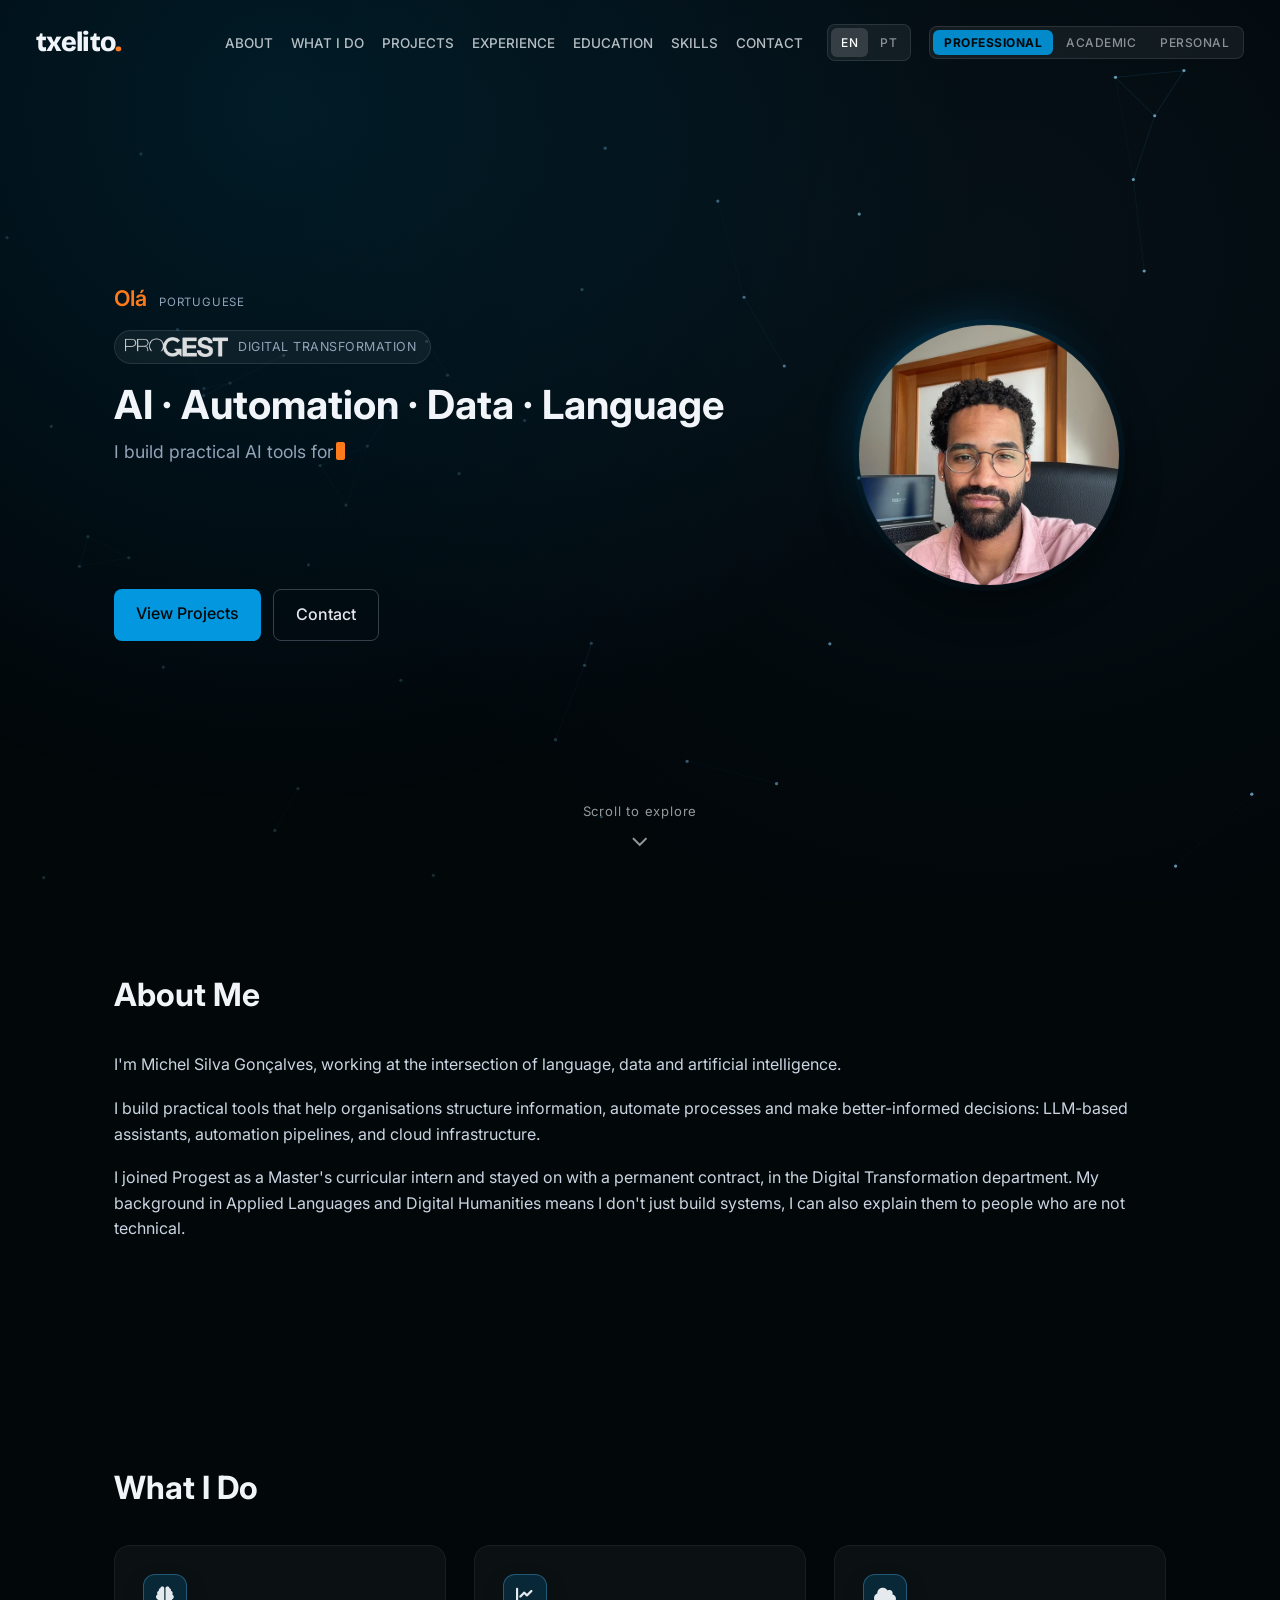
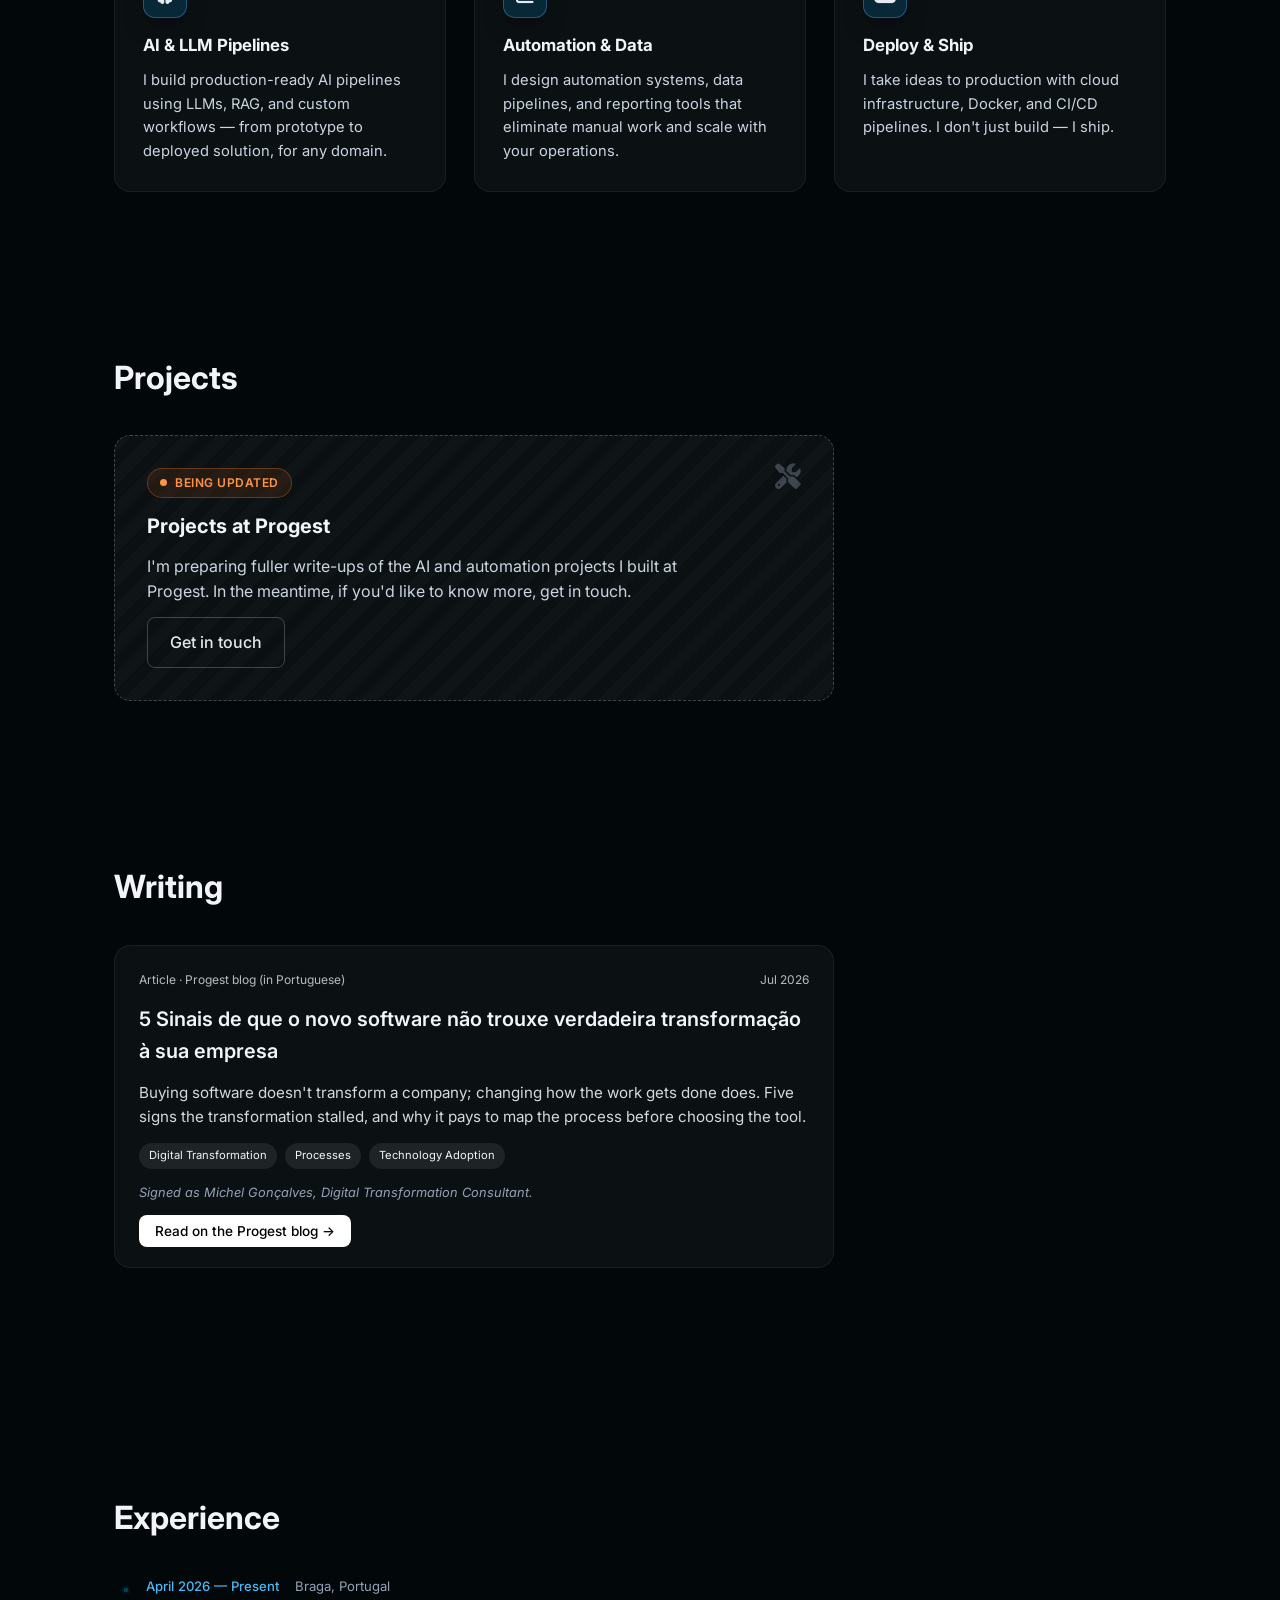
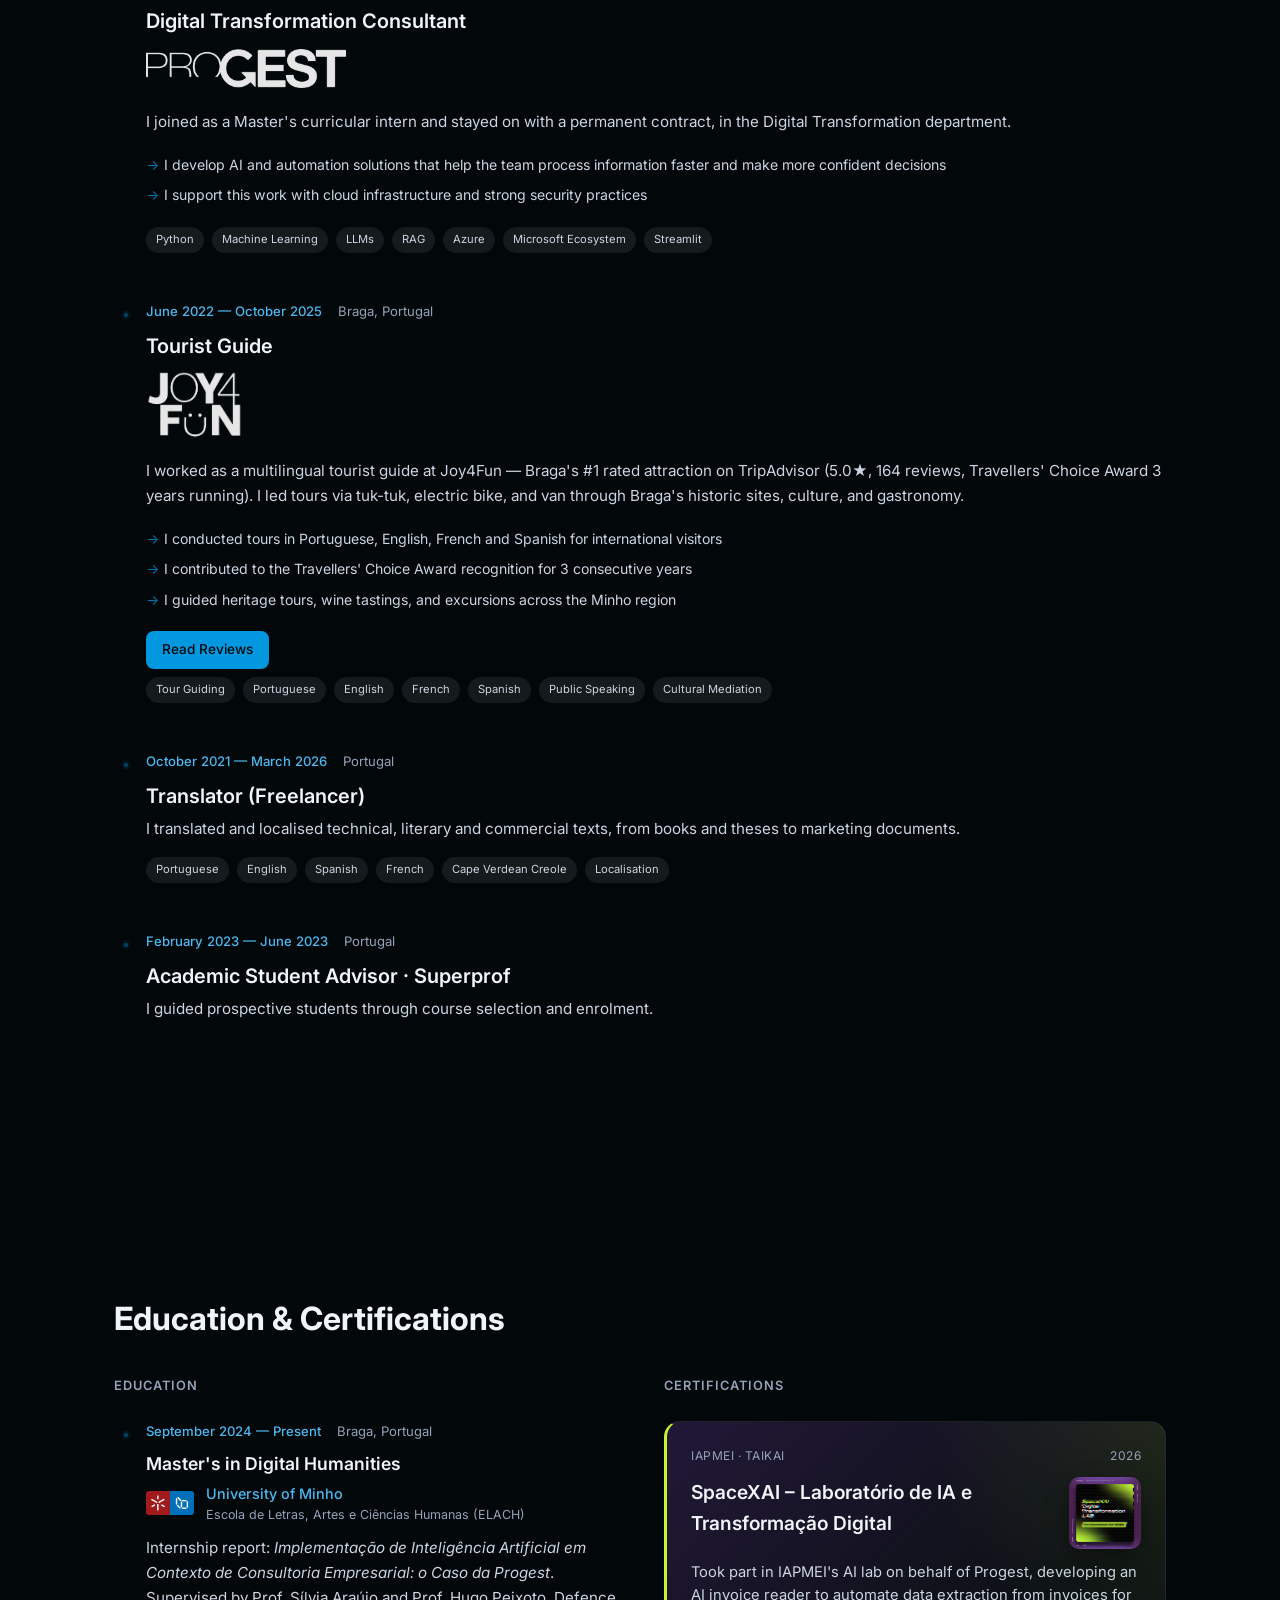
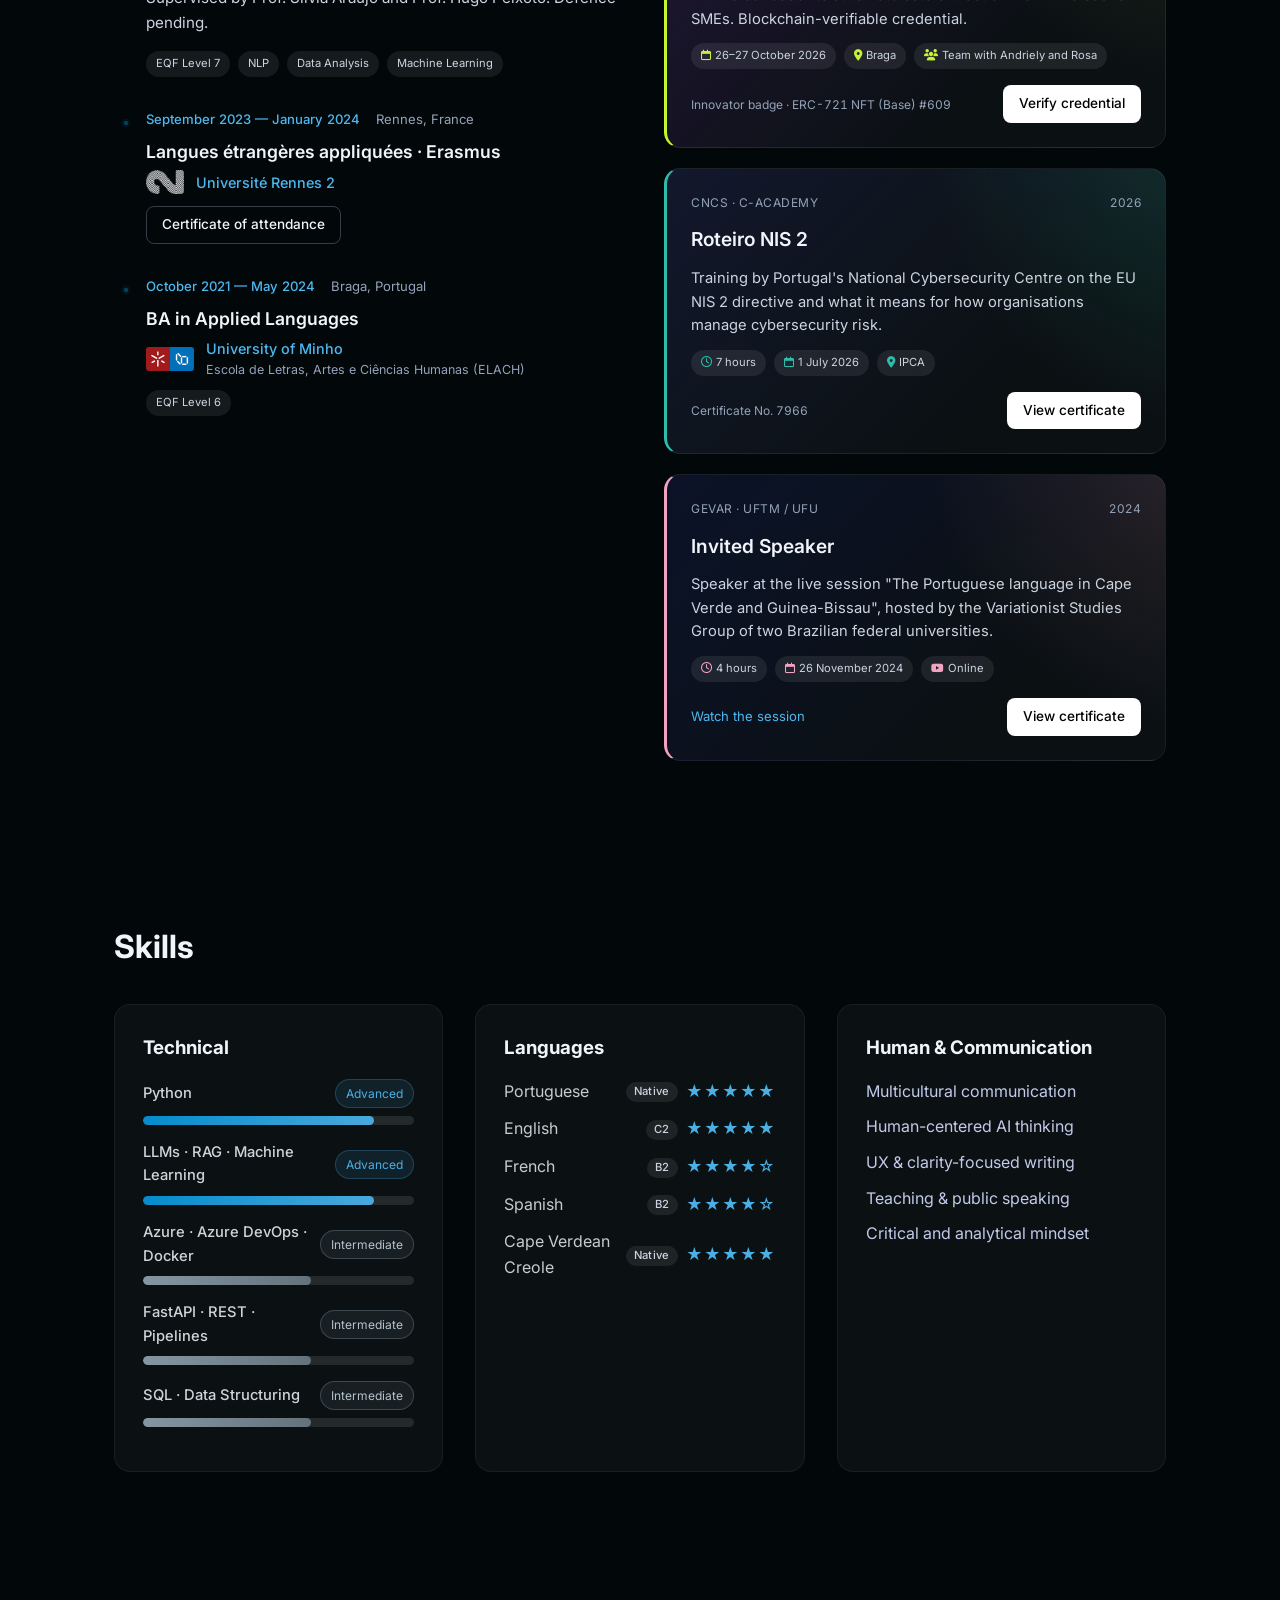
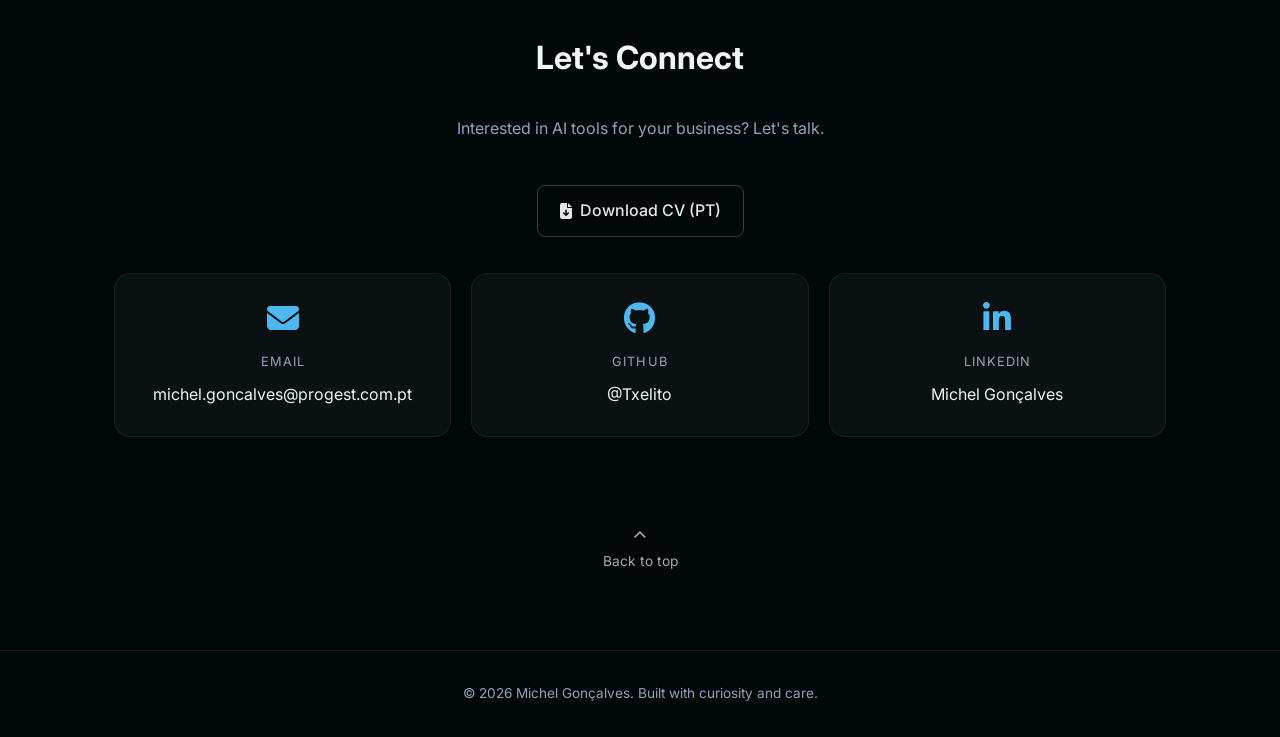
<file: index.html>
<!DOCTYPE html>
<html lang="en">
<head>
  <meta charset="UTF-8" />
  <meta name="viewport" content="width=device-width, initial-scale=1.0" />
  <title>Michel Gonçalves | Portfolio</title>

  <meta name="description" content="Michel Gonçalves, Digital Transformation Consultant at Progest. I build practical AI, automation and data tools, with a background in Applied Languages and Digital Humanities." />
  <meta name="author" content="Michel Gonçalves" />
  <meta name="theme-color" content="#02070a" />
  <link rel="canonical" href="https://txelito.github.io/" />
  <link rel="alternate" hreflang="en" href="https://txelito.github.io/" />
  <link rel="alternate" hreflang="pt-PT" href="https://txelito.github.io/pt.html" />
  <link rel="alternate" hreflang="x-default" href="https://txelito.github.io/" />

  <!-- Link previews (LinkedIn, WhatsApp, X) -->
  <meta property="og:type" content="website" />
  <meta property="og:site_name" content="Michel Gonçalves" />
  <meta property="og:title" content="Michel Gonçalves | AI, Automation, Data and Language" />
  <meta property="og:description" content="Michel Gonçalves, Digital Transformation Consultant at Progest. I build practical AI, automation and data tools, with a background in Applied Languages and Digital Humanities." />
  <meta property="og:url" content="https://txelito.github.io/" />
  <meta property="og:image" content="https://txelito.github.io/assets/og.png" />
  <meta property="og:image:width" content="1200" />
  <meta property="og:image:height" content="630" />
  <meta property="og:locale" content="en_GB" />
  <meta property="og:locale:alternate" content="pt_PT" />
  <meta name="twitter:card" content="summary_large_image" />

  <!-- Icons -->
  <link rel="icon" type="image/png" sizes="32x32" href="assets/favicon-32.png" />
  <link rel="apple-touch-icon" href="assets/apple-touch-icon.png" />

  <!-- Fonts -->
  <link rel="preconnect" href="https://fonts.googleapis.com">
  <link rel="preconnect" href="https://fonts.gstatic.com" crossorigin>
  <link href="https://fonts.googleapis.com/css2?family=Inter:wght@400;500;600;700&family=Source+Serif+4:ital,opsz,wght@0,8..60,400;0,8..60,600;0,8..60,700;1,8..60,400;1,8..60,600&display=swap" rel="stylesheet">

  <link href="https://fonts.googleapis.com/css2?family=Bricolage+Grotesque:opsz,wght@12..96,800&text=txelio.&display=swap" rel="stylesheet">

  <link rel="stylesheet" href="styles.css" />
  <link rel="stylesheet" href="https://cdnjs.cloudflare.com/ajax/libs/font-awesome/6.5.0/css/all.min.css"/>
</head>

<body id="top">
<script>
  // Pick the mode before the first paint, so the other modes never flash.
  (function () {
    var modes = ["pro", "academic", "personal"], mode = null;
    try { mode = new URLSearchParams(location.search).get("v"); } catch (e) {}
    if (modes.indexOf(mode) < 0) { try { mode = localStorage.getItem("portfolioMode"); } catch (e) {} }
    document.body.setAttribute("data-view", modes.indexOf(mode) < 0 ? "pro" : mode);
  })();
</script>

<!-- NAVIGATION -->
<nav class="nav" id="nav">
  <div class="nav-container">

    <a href="index.html" class="nav-logo" aria-label="Txelito · Michel Gonçalves">
      <span class="wordmark" aria-hidden="true">txelito<b>.</b></span>
    </a>

    <ul class="nav-menu" id="navMenu">
      <li data-mode="pro"><a href="#about" class="nav-link">About</a></li>
      <li data-mode="academic"><a href="#about" class="nav-link">Abstract</a></li>
      <li data-mode="pro"><a href="#what-i-do" class="nav-link">What I Do</a></li>
      <li data-mode="academic"><a href="#what-i-do" class="nav-link">Research</a></li>
      <li data-mode="pro academic"><a href="#projects" class="nav-link">Projects</a></li>
      <li data-mode="academic"><a href="#academic-activities" class="nav-link">Talks</a></li>
      <li data-mode="pro"><a href="#experience" class="nav-link">Experience</a></li>
      <li data-mode="pro academic"><a href="#education" class="nav-link">Education</a></li>
      <li data-mode="pro"><a href="#skills" class="nav-link">Skills</a></li>
      <li data-mode="academic"><a href="#skills" class="nav-link">Languages</a></li>
      <li data-mode="pro academic"><a href="#contact" class="nav-link">Contact</a></li>

      <li class="nav-lang">
        <a href="index.html" class="nav-link active-lang">EN</a>
        <span class="lang-sep">|</span>
        <a href="pt.html" class="nav-link">PT</a>
      </li>

      <li class="nav-mode">
        <div class="mode-switcher" id="modeSwitcher">
          <button type="button" class="mode-btn" aria-pressed="false" data-target="pro">Professional</button>
          <button type="button" class="mode-btn" aria-pressed="false" data-target="academic">Academic</button>
          <button type="button" class="mode-btn" aria-pressed="false" data-target="personal">Personal</button>
        </div>
      </li>
    </ul>

    <button type="button" class="nav-toggle" id="navToggle" aria-expanded="false" aria-controls="navMenu" aria-label="Toggle menu">
      <span></span><span></span><span></span>
    </button>

  </div>
</nav>


<!-- HERO -->
<section class="hero" data-mode="pro academic">
  <div class="hero-text">

    <p class="hello" aria-hidden="true">
      <span class="hello-word" id="helloWord">Olá</span>
      <span class="hello-lang" id="helloLang">Português</span>
    </p>

    <div data-mode="academic">
      <h1>
        AI · Data · Language · Business<br>
        <span>Building and applying AI solutions to real-world problems.</span>
      </h1>
      <p class="paper-affil">University of Minho · School of Letters, Arts and Human Sciences (ELACH)</p>
      <p>
        I'm Michel Gonçalves. I work at the intersection of AI, data and language, focusing on
        practical solutions that help organisations make better decisions and communicate more
        effectively.
      </p>
      <p class="paper-keywords"><span>Keywords</span> Natural Language Processing · Digital Humanities · Sociolinguistics · Data Analysis</p>
      <div class="cta">
        <a href="#projects" class="btn primary">View Projects</a>
        <a href="#contact" class="btn secondary">Contact</a>
      </div>
    </div>

    <div data-mode="pro">
      <div class="pro-company-badge">
        <img src="assets/progest-logo.webp" alt="PROGEST" width="640" height="124">
        Digital Transformation
      </div>
      <h1>
        AI · Automation · Data · Language<br>
        <span>I build practical AI tools for real business processes.</span>
      </h1>
      <p>
        I'm Michel Gonçalves. I work at the intersection of language, data and AI, building
        automation and LLM-based tools for organisations. Currently at Progest, in the Digital
        Transformation department.
      </p>
      <div class="cta">
        <a href="#projects" class="btn primary">View Projects</a>
        <a href="#contact" class="btn secondary">Contact</a>
      </div>
    </div>


  </div>

  <div class="hero-image">
    <img data-mode="pro" src="assets/img/michel-pro.webp" width="600" height="800" loading="lazy" decoding="async" alt="Michel Gonçalves">
    <img data-mode="academic" src="assets/img/michel-academic.webp" width="600" height="800" loading="lazy" decoding="async" alt="Michel Gonçalves">
  </div>

  <a href="#about" class="scroll-indicator explore-indicator" aria-label="Scroll to explore">
    <span>Scroll to explore</span>
    <span class="arrow-indicator" aria-hidden="true">⌄</span>
  </a>
</section>


<!-- ABOUT -->
<section class="about" id="about" data-mode="pro academic">
  <h2 data-mode="pro">About Me</h2>
  <h2 data-mode="academic">Abstract</h2>
  <div class="about-grid">

    <div class="about-text" data-mode="academic">
      <p>
        I'm Michel Silva Gonçalves, a Master's student in Digital Humanities at the University of Minho,
        with a first degree in Applied Languages. My work sits where language, data and artificial
        intelligence meet: natural language processing, data analysis, and how people and
        organisations actually adopt AI.
      </p>
      <p>
        My internship report studies the implementation of AI in a business consultancy along three
        axes: cybersecurity, automation and AI agents, and strategic market analysis.
      </p>
      <p>
        I'm also interested in the sociolinguistics of languages in contact, in particular Portuguese
        and Creole in Cape Verde and Guinea-Bissau.
      </p>
    </div>

    <div class="about-text" data-mode="pro">
      <p>
        I'm Michel Silva Gonçalves, working at the intersection of language, data and artificial
        intelligence.
      </p>
      <p>
        I build practical tools that help organisations structure information, automate processes
        and make better-informed decisions: LLM-based assistants, automation pipelines, and cloud
        infrastructure.
      </p>
      <p>
        I joined Progest as a Master's curricular intern and stayed on with a permanent contract, in
        the Digital Transformation department. My background in Applied Languages and Digital
        Humanities means I don't just build systems, I can also explain them to people who are not
        technical.
      </p>
    </div>


  </div>
</section>


<!-- WHAT I DO -->
<section class="what-i-do" id="what-i-do" data-mode="pro academic">
  <h2 data-mode="pro">What I Do</h2>
  <h2 data-mode="academic">Research Interests</h2>

  <div data-mode="academic">
    <div class="what-grid">
      <div class="what-card">
        <div class="what-icon" aria-hidden="true"><i class="fa-solid fa-language"></i></div>
        <h3>Natural Language Processing</h3>
        <p>Information retrieval, RAG and text analysis, applied to institutional documents and oral narratives.</p>
      </div>
      <div class="what-card">
        <div class="what-icon" aria-hidden="true"><i class="fa-solid fa-diagram-project"></i></div>
        <h3>AI in Organisations</h3>
        <p>AI adoption, human-in-the-loop agents and governance: the subject of my internship report.</p>
      </div>
      <div class="what-card">
        <div class="what-icon" aria-hidden="true"><i class="fa-regular fa-comments"></i></div>
        <h3>Sociolinguistics</h3>
        <p>Language contact, diglossia and language policy in Cape Verde and Guinea-Bissau.</p>
      </div>
    </div>
  </div>

  <div data-mode="pro">
    <div class="what-grid">
      <div class="what-card">
        <div class="what-icon" aria-hidden="true"><i class="fa-solid fa-brain"></i></div>
        <h3>AI &amp; LLM Pipelines</h3>
        <p>I build production-ready AI pipelines using LLMs, RAG, and custom workflows — from prototype to deployed solution, for any domain.</p>
      </div>
      <div class="what-card">
        <div class="what-icon" aria-hidden="true"><i class="fa-solid fa-chart-line"></i></div>
        <h3>Automation &amp; Data</h3>
        <p>I design automation systems, data pipelines, and reporting tools that eliminate manual work and scale with your operations.</p>
      </div>
      <div class="what-card">
        <div class="what-icon" aria-hidden="true"><i class="fa-solid fa-cloud"></i></div>
        <h3>Deploy &amp; Ship</h3>
        <p>I take ideas to production with cloud infrastructure, Docker, and CI/CD pipelines. I don't just build — I ship.</p>
      </div>
    </div>
  </div>

</section>


<!-- PROJECTS -->
<section class="projects" id="projects" data-mode="pro academic">
  <h2 data-mode="pro">Projects</h2>
  <h2 data-mode="academic">Research &amp; Projects</h2>

  <div data-mode="academic">
    <div class="project-grid">

      <div class="project-card highlight">
        <div class="project-header">
          <span class="project-category">Internship Report · Master's</span>
          <span class="project-year">2026</span>
        </div>
        <h3 class="project-title">AI in Business Consulting: The Progest Case</h3>
        <p class="project-tagline">Case study on implementing AI in a consultancy, across cybersecurity, automation and AI agents, and market analysis.</p>
        <ul class="project-tech">
          <li>AI Agents</li><li>Process Automation</li><li>Cybersecurity</li><li>Digital Transformation</li><li>Case Study</li>
        </ul>
        <div class="project-actions">
          <span class="btn-primary btn-internal">Defence pending</span>
        </div>
      </div>

      <div class="project-card">
        <div class="project-header">
          <span class="project-category">AI / NLP</span>
          <span class="project-year">2025</span>
        </div>
        <h3 class="project-title">ICVS Knowledge Assistant</h3>
        <p class="project-tagline">Hybrid NLP chatbot for institutional document search using classical IR and RAG.</p>
        <ul class="project-tech">
          <li>Python</li><li>NLP</li><li>TF-IDF</li><li>RAG</li><li>Ollama</li><li>scikit-learn</li>
        </ul>
        <div class="project-actions">
          <a href="https://github.com/Txelito/Chatbot_ICVS" class="btn-primary">Explore Project</a>
        </div>
      </div>

      <div class="project-card">
        <div class="project-header">
          <span class="project-category">Academic / Entrepreneurial (TecMinho)</span>
          <span class="project-year">2025</span>
        </div>
        <h3 class="project-title">WearU — Fashion Meets Digital Identity</h3>
        <p class="project-tagline">Conceptual fashion-tech project exploring clothing, digital identity and ethical data-driven interaction.</p>
        <ul class="project-tech">
          <li>Product &amp; Interaction Design</li><li>Digital Identity</li><li>QR-based Systems</li><li>UX/UI (Figma)</li><li>WordPress</li><li>Data Ethics</li>
        </ul>
        <div class="project-actions">
          <a href="https://drive.google.com/file/d/1j3vQxjR_cqNu-Y2ff9ltqqRYrkvsv0PT/view?usp=sharing" class="btn-primary">Project Overview</a>
        </div>
      </div>

      <div class="project-card">
        <div class="project-header">
          <span class="project-category">Digital Humanities / Data Analysis</span>
          <span class="project-year">2024</span>
        </div>
        <h3 class="project-title">AVD — Baú de Família</h3>
        <p class="project-tagline">Interdisciplinary project applying NLP and data visualization to the analysis of oral family narratives and emotional patterns.</p>
        <ul class="project-tech">
          <li>Python</li><li>Digital Humanities</li><li>NLP</li><li>spaCy</li><li>Sentiment Analysis</li><li>Data Visualization</li>
        </ul>
        <div class="project-actions">
          <a href="https://drive.google.com/file/d/1K3XCHgadMt-6OPhhFTQmmNilIl2UAyoQ/view?usp=sharing" class="btn-primary">Project Overview</a>
        </div>
      </div>

    </div>
  </div>

  <div data-mode="pro">
    <div class="maintenance-card">
      <span class="maintenance-badge"><span class="maintenance-dot" aria-hidden="true"></span>Being updated</span>
      <i class="fa-solid fa-screwdriver-wrench maintenance-icon" aria-hidden="true"></i>
      <h3>Projects at Progest</h3>
      <p>I'm preparing fuller write-ups of the AI and automation projects I built at Progest. In the meantime, if you'd like to know more, get in touch.</p>
      <a href="#contact" class="btn secondary">Get in touch</a>
    </div>
  </div>

</section>


<!-- WRITING -->
<section class="projects writing-section" id="writing" data-mode="pro">
  <h2>Writing</h2>
  <div class="project-grid">
    <article class="project-card">
      <div class="project-header">
        <span class="project-category">Article · Progest blog (in Portuguese)</span>
        <span class="project-year">Jul 2026</span>
      </div>
      <h3 class="project-title">5 Sinais de que o novo software não trouxe verdadeira transformação à sua empresa</h3>
      <p class="project-tagline">Buying software doesn't transform a company; changing how the work gets done does. Five signs the transformation stalled, and why it pays to map the process before choosing the tool.</p>
      <ul class="project-tech">
        <li>Digital Transformation</li><li>Processes</li><li>Technology Adoption</li>
      </ul>
      <p class="writing-byline">Signed as Michel Gonçalves, Digital Transformation Consultant.</p>
      <div class="project-actions">
        <a href="https://www.progest.com.pt/blog/artigo/5-sinais-de-que-o-novo-software-nao-trouxe-verdadeira" target="_blank" rel="noopener" class="btn-primary">Read on the Progest blog →</a>
      </div>
    </article>
  </div>
</section>


<!-- TALKS & ACTIVITIES (academic mode only) -->
<section id="academic-activities" class="academic-section" data-mode="academic">
  <h2 class="section-title">Talks &amp; Activities</h2>

  <div class="academic-grid">
    <div class="academic-card">
      <div class="academic-header">
        <span class="academic-category">Invited Lecture</span>
        <span class="academic-year">2024</span>
      </div>
      <h3 class="academic-title">The Portuguese Language in Cape Verde and Guinea-Bissau</h3>
      <p class="academic-description">
        Invited lecture addressing sociolinguistic dynamics, diglossia and language policy
        in Lusophone African contexts.
      </p>
      <ul class="academic-tags">
        <li>Sociolinguistics</li><li>Bilingualism</li><li>Diglossia</li><li>Language Policy</li><li>Lusophone Studies</li>
      </ul>
      <div class="academic-actions">
        <a href="https://www.youtube.com/watch?v=uzSXcdgYxqI" target="_blank" rel="noopener" class="btn-primary insta-btn">Watch Lecture</a>
        <a href="assets/certs/gevar-palestrante-2024.pdf" target="_blank" rel="noopener" class="btn-primary btn-outline cert-open" data-title="Speaker certificate · GEVAR">Certificate</a>
      </div>
    </div>
  </div>

  <div class="academic-card seaum-card">
    <div class="academic-header">
      <span class="academic-category">Student Association</span>
      <span class="academic-year">2024–2026</span>
    </div>
    <h3 class="academic-title">SEAUM — Student Involvement</h3>
    <p class="academic-description">
      Participation in student-led initiatives, events, and community activities within the University of Minho.
    </p>
    <div class="seaum-media">
      <img src="assets/img/seaum1.webp" width="480" height="320" loading="lazy" decoding="async" class="seaum-photo active" alt="SEAUM photo 1">
      <img src="assets/img/seaum2.webp" width="480" height="320" loading="lazy" decoding="async" class="seaum-photo" alt="SEAUM photo 2">
      <img src="assets/img/seaum3.webp" width="480" height="320" loading="lazy" decoding="async" class="seaum-photo" alt="SEAUM photo 3">
    </div>
    <div class="academic-actions">
      <a href="https://www.instagram.com/seaaaum/" target="_blank" rel="noopener" class="btn-primary insta-btn">Follow on Instagram</a>
    </div>
  </div>

  <div class="academic-card acfab-card">
    <div class="academic-header">
      <span class="academic-category">Academic Project</span>
      <span class="academic-year">2025</span>
    </div>
    <h3 class="academic-title">ACFAB — Digital Presence &amp; Institutional Visibility</h3>
    <p class="academic-description">
      Digital restructuring of a local caregivers' association to improve institutional credibility,
      accessibility and local discoverability after relocation.
    </p>
    <div class="acfab-media">
      <img src="assets/img/acfab-logo.webp" width="320" height="320" loading="lazy" decoding="async" class="acfab-photo active" alt="ACFAB image 1">
      <img src="assets/img/acfab-cover.webp" width="480" height="270" loading="lazy" decoding="async" class="acfab-photo" alt="ACFAB image 2">
    </div>
    <ul class="academic-tags">
      <li>Content Strategy</li><li>LinkedIn Setup</li><li>Instagram Redesign</li><li>Google Business Profile</li><li>Local SEO</li><li>Information Design</li>
    </ul>
    <div class="academic-actions">
      <a href="https://www.linkedin.com/in/acfab-braga-44423b359/" target="_blank" rel="noopener" class="btn-primary insta-btn">View LinkedIn</a>
    </div>
  </div>

</section>


<!-- EXPERIENCE (professional mode only) -->
<section id="experience" class="experience-section" data-mode="pro">
  <h2>Experience</h2>
  <div class="timeline">
    <div class="timeline-item">
      <div class="timeline-meta">
        <span class="timeline-period">April 2026 — Present</span>
        <span class="timeline-location">Braga, Portugal</span>
      </div>
      <div class="timeline-content">
        <h3 class="timeline-role">Digital Transformation Consultant</h3>
        <div class="timeline-company-logo">
          <img src="assets/progest-logo.webp" alt="PROGEST" width="640" height="124" loading="lazy" decoding="async">
        </div>
        <p class="timeline-desc">
          I joined as a Master's curricular intern and stayed on with a permanent contract, in the
          Digital Transformation department.
        </p>
        <ul class="timeline-highlights">
          <li>I develop AI and automation solutions that help the team process information faster and make more confident decisions</li>
          <li>I support this work with cloud infrastructure and strong security practices</li>
        </ul>
        <ul class="timeline-tags">
          <li>Python</li><li>Machine Learning</li><li>LLMs</li><li>RAG</li><li>Azure</li><li>Microsoft Ecosystem</li><li>Streamlit</li>
        </ul>
      </div>
    </div>

    <div class="timeline-item">
      <div class="timeline-meta">
        <span class="timeline-period">June 2022 — October 2025</span>
        <span class="timeline-location">Braga, Portugal</span>
      </div>
      <div class="timeline-content">
        <h3 class="timeline-role">Tourist Guide</h3>
        <div class="timeline-company-logo">
          <img src="assets/joy4fun-logo.png" width="241" height="190" loading="lazy" decoding="async" alt="Joy4Fun" class="joy-logo">
        </div>
        <p class="timeline-desc">
          I worked as a multilingual tourist guide at Joy4Fun — Braga's #1 rated attraction on TripAdvisor
          (5.0★, 164 reviews, Travellers' Choice Award 3 years running). I led tours via tuk-tuk, electric bike,
          and van through Braga's historic sites, culture, and gastronomy.
        </p>
        <ul class="timeline-highlights">
          <li>I conducted tours in Portuguese, English, French and Spanish for international visitors</li>
          <li>I contributed to the Travellers' Choice Award recognition for 3 consecutive years</li>
          <li>I guided heritage tours, wine tastings, and excursions across the Minho region</li>
        </ul>
        <div class="timeline-actions">
          <a href="https://www.tripadvisor.com.br/Attraction_Review-g189171-d20158682-Reviews-Joy4fun_Joy_Fun_For_You-Braga_Braga_District_Northern_Portugal.html" target="_blank" rel="noopener" class="btn-primary insta-btn">Read Reviews</a>
        </div>
        <ul class="timeline-tags">
          <li>Tour Guiding</li><li>Portuguese</li><li>English</li><li>French</li><li>Spanish</li><li>Public Speaking</li><li>Cultural Mediation</li>
        </ul>
      </div>
    </div>

    <div class="timeline-item">
      <div class="timeline-meta">
        <span class="timeline-period">October 2021 — March 2026</span>
        <span class="timeline-location">Portugal</span>
      </div>
      <div class="timeline-content">
        <h3 class="timeline-role">Translator (Freelancer)</h3>
        <p class="timeline-desc">
          I translated and localised technical, literary and commercial texts, from books and theses to marketing documents.
        </p>
        <ul class="timeline-tags">
          <li>Portuguese</li><li>English</li><li>Spanish</li><li>French</li><li>Cape Verdean Creole</li><li>Localisation</li>
        </ul>
      </div>
    </div>

    <div class="timeline-item">
      <div class="timeline-meta">
        <span class="timeline-period">February 2023 — June 2023</span>
        <span class="timeline-location">Portugal</span>
      </div>
      <div class="timeline-content">
        <h3 class="timeline-role">Academic Student Advisor · Superprof</h3>
        <p class="timeline-desc">
          I guided prospective students through course selection and enrolment.
        </p>
      </div>
    </div>

  </div>
</section>


<!-- JOURNEY (map drawn by script.js as you scroll) -->
<section id="journey" class="journey-section" data-mode="academic">
  <h2>Journey</h2>
  <p class="journey-sub">From Cape Verde to Braga, with a stop in France.</p>
  <div class="journey">
    <ol class="journey-steps">
      <li class="journey-step" data-lon="-23.51" data-lat="14.93" data-place="Cape Verde">
        <span class="journey-when">Origin</span>
        <h3>Cape Verde</h3>
        <p>Where it all started, between Portuguese and Creole.</p>
      </li>
      <li class="journey-step" data-lon="-8.42" data-lat="41.55" data-place="Braga">
        <span class="journey-when">2021</span>
        <h3>Braga</h3>
        <p>BA in Applied Languages at the University of Minho.</p>
      </li>
      <li class="journey-step" data-lon="-1.68" data-lat="48.11" data-place="Rennes">
        <span class="journey-when">2023</span>
        <h3>Rennes</h3>
        <p>Erasmus semester at Université Rennes 2.</p>
      </li>
      <li class="journey-step" data-lon="-8.42" data-lat="41.55" data-place="Braga">
        <span class="journey-when">2024</span>
        <h3>Braga</h3>
        <p>Master's in Digital Humanities.</p>
      </li>
      <li class="journey-step" data-lon="-8.42" data-lat="41.55" data-place="Braga">
        <span class="journey-when">2026</span>
        <h3>Braga</h3>
        <p>Digital Transformation Consultant at Progest, where I stayed after my internship.</p>
      </li>
    </ol>
    <div class="journey-map" aria-hidden="true"></div>
  </div>
</section>


<!-- EDUCATION & CERTIFICATIONS -->
<section id="education" class="education-section" data-mode="pro academic">
  <h2>Education &amp; Certifications</h2>

  <div class="education-grid">

    <div>
      <h3 class="education-subtitle">Education</h3>
      <div class="timeline">
        <div class="timeline-item">
          <div class="timeline-meta">
            <span class="timeline-period">September 2024 — Present</span>
            <span class="timeline-location">Braga, Portugal</span>
          </div>
          <h4 class="timeline-role">Master's in Digital Humanities</h4>
          <div class="edu-institution">
            <img src="assets/elach-mark.png" alt="" width="48" height="24" loading="lazy" decoding="async">
            <div>
              <span class="timeline-institution">University of Minho</span>
              <span class="edu-school">Escola de Letras, Artes e Ciências Humanas (ELACH)</span>
            </div>
          </div>
          <p class="timeline-desc">Internship report: <em>Implementação de Inteligência Artificial em Contexto de Consultoria Empresarial: o Caso da Progest</em>. Supervised by Prof. Sílvia Araújo and Prof. Hugo Peixoto. Defence pending.</p>
          <ul class="timeline-tags">
            <li>EQF Level 7</li><li>NLP</li><li>Data Analysis</li><li>Machine Learning</li>
          </ul>
        </div>

        <div class="timeline-item">
          <div class="timeline-meta">
            <span class="timeline-period">September 2023 — January 2024</span>
            <span class="timeline-location">Rennes, France</span>
          </div>
          <h4 class="timeline-role">Langues étrangères appliquées · Erasmus</h4>
          <div class="edu-institution">
            <img src="assets/rennes2-mark.png" alt="" width="38" height="24" loading="lazy" decoding="async">
            <span class="timeline-institution">Université Rennes 2</span>
          </div>
          <div class="timeline-actions"><a href="assets/certs/erasmus-rennes2-2023.pdf" target="_blank" rel="noopener" class="btn-primary btn-outline cert-open" data-title="Erasmus · Université Rennes 2">Certificate of attendance</a></div>
        </div>

        <div class="timeline-item">
          <div class="timeline-meta">
            <span class="timeline-period">October 2021 — May 2024</span>
            <span class="timeline-location">Braga, Portugal</span>
          </div>
          <h4 class="timeline-role">BA in Applied Languages</h4>
          <div class="edu-institution">
            <img src="assets/elach-mark.png" alt="" width="48" height="24" loading="lazy" decoding="async">
            <div>
              <span class="timeline-institution">University of Minho</span>
              <span class="edu-school">Escola de Letras, Artes e Ciências Humanas (ELACH)</span>
            </div>
          </div>
          <ul class="timeline-tags">
            <li>EQF Level 6</li>
          </ul>
        </div>
      </div>
    </div>

    <div>
      <h3 class="education-subtitle">Certifications</h3>
      <div class="cert-list">
        <article class="cert-card taikai">
          <div class="cert-header">
            <span>IAPMEI · TAIKAI</span>
            <span>2026</span>
          </div>
          <div class="cert-title-row">
            <h4 class="cert-title">SpaceXAI – Laboratório de IA e Transformação Digital</h4>
            <img class="cert-badge" src="assets/img/taikai-innovator-609.png" alt="TAIKAI Innovator badge for SpaceXAI" width="72" height="72" loading="lazy">
          </div>
          <p class="cert-desc">
            Took part in IAPMEI's AI lab on behalf of Progest, developing an AI invoice reader to automate data extraction from invoices for SMEs. Blockchain-verifiable credential.
          </p>
          <ul class="cert-meta">
            <li><i class="fa-regular fa-calendar"></i>26–27 October 2026</li>
            <li><i class="fa-solid fa-location-dot"></i>Braga</li>
            <li><i class="fa-solid fa-users"></i>Team with Andriely and Rosa</li>
          </ul>
          <div class="cert-footer">
            <span class="cert-id">Innovator badge · ERC-721 NFT (Base) #609</span>
            <a href="https://basescan.org/nft/0xc5db299c5cf0e04b3b23d60af7ea648ebdbb83e8/609" target="_blank" rel="noopener" class="btn-primary">Verify credential</a>
          </div>
        </article>

        <article class="cert-card cncs">
          <div class="cert-header">
            <span>CNCS · C-Academy</span>
            <span>2026</span>
          </div>
          <h4 class="cert-title">Roteiro NIS 2</h4>
          <p class="cert-desc">
            Training by Portugal's National Cybersecurity Centre on the EU NIS 2 directive and what
            it means for how organisations manage cybersecurity risk.
          </p>
          <ul class="cert-meta">
            <li><i class="fa-regular fa-clock"></i>7 hours</li>
            <li><i class="fa-regular fa-calendar"></i>1 July 2026</li>
            <li><i class="fa-solid fa-location-dot"></i>IPCA</li>
          </ul>
          <div class="cert-footer">
            <span class="cert-id">Certificate No. 7966</span>
            <a href="assets/certs/cncs-roteiro-nis2-7966.pdf" target="_blank" rel="noopener" class="btn-primary cert-open"
               data-title="Roteiro NIS 2 · CNCS">View certificate</a>
          </div>
        </article>

        <article class="cert-card gevar">
          <div class="cert-header">
            <span>GEVAR · UFTM / UFU</span>
            <span>2024</span>
          </div>
          <h4 class="cert-title">Invited Speaker</h4>
          <p class="cert-desc">
            Speaker at the live session "The Portuguese language in Cape Verde and Guinea-Bissau",
            hosted by the Variationist Studies Group of two Brazilian federal universities.
          </p>
          <ul class="cert-meta">
            <li><i class="fa-regular fa-clock"></i>4 hours</li>
            <li><i class="fa-regular fa-calendar"></i>26 November 2024</li>
            <li><i class="fa-brands fa-youtube"></i>Online</li>
          </ul>
          <div class="cert-footer">
            <a href="https://www.youtube.com/watch?v=uzSXcdgYxqI" target="_blank" rel="noopener" class="cert-link">Watch the session</a>
            <a href="assets/certs/gevar-palestrante-2024.pdf" target="_blank" rel="noopener" class="btn-primary cert-open"
               data-title="Speaker certificate · GEVAR">View certificate</a>
          </div>
        </article>
      </div>
    </div>

  </div>
</section>


<!-- SKILLS -->
<section class="skills" id="skills" data-mode="pro academic">
  <h2 data-mode="pro">Skills</h2>
  <h2 data-mode="academic">Languages &amp; Methods</h2>

  <div class="skills-cards">

    <div class="skill-card" data-mode="academic">
      <h3>Methods &amp; Tools</h3>
      <ul class="human-skills">
        <li>Python: pandas, scikit-learn, spaCy</li>
        <li>NLP: TF-IDF, RAG, sentiment analysis</li>
        <li>R, ggplot2 and Tableau</li>
        <li>Case studies and qualitative analysis</li>
        <li>Figma and WordPress</li>
      </ul>
    </div>

    <div class="skill-card" data-mode="pro">
      <h3>Technical</h3>
      <div class="skill">
        <div class="skill-top">
          <span class="skill-name">Python</span>
          <span class="skill-level advanced">Advanced</span>
        </div>
        <div class="bar"><div class="fill advanced"></div></div>
      </div>
      <div class="skill">
        <div class="skill-top">
          <span class="skill-name">LLMs · RAG · Machine Learning</span>
          <span class="skill-level advanced">Advanced</span>
        </div>
        <div class="bar"><div class="fill advanced"></div></div>
      </div>
      <div class="skill">
        <div class="skill-top">
          <span class="skill-name">Azure · Azure DevOps · Docker</span>
          <span class="skill-level intermediate">Intermediate</span>
        </div>
        <div class="bar"><div class="fill intermediate"></div></div>
      </div>
      <div class="skill">
        <div class="skill-top">
          <span class="skill-name">FastAPI · REST · Pipelines</span>
          <span class="skill-level intermediate">Intermediate</span>
        </div>
        <div class="bar"><div class="fill intermediate"></div></div>
      </div>
      <div class="skill">
        <div class="skill-top">
          <span class="skill-name">SQL · Data Structuring</span>
          <span class="skill-level intermediate">Intermediate</span>
        </div>
        <div class="bar"><div class="fill intermediate"></div></div>
      </div>
    </div>

    <div class="skill-card">
      <h3>Languages</h3>
      <div class="language"><span>Portuguese</span><span class="stars"><span class="cefr">Native</span>★★★★★</span></div>
      <div class="language"><span>English</span><span class="stars"><span class="cefr">C2</span>★★★★★</span></div>
      <div class="language"><span>French</span><span class="stars"><span class="cefr">B2</span>★★★★☆</span></div>
      <div class="language"><span>Spanish</span><span class="stars"><span class="cefr">B2</span>★★★★☆</span></div>
      <div class="language"><span>Cape Verdean Creole</span><span class="stars"><span class="cefr">Native</span>★★★★★</span></div>
    </div>

    <div class="skill-card">
      <h3>Human &amp; Communication</h3>
      <ul class="human-skills">
        <li>Multicultural communication</li>
        <li>Human-centered AI thinking</li>
        <li>UX &amp; clarity-focused writing</li>
        <li>Teaching &amp; public speaking</li>
        <li>Critical and analytical mindset</li>
      </ul>
    </div>

  </div>
</section>


<!-- PERSONAL VAULT -->
<section id="personal-vault" class="personal-vault-section" data-mode="personal">
  <h2>Personal</h2>

  <div class="closed">
    <svg class="closed-art" viewBox="0 0 480 300" role="img" aria-label="A crane lowering an orange dot onto a half-built page">
      <g class="art-stars">
        <circle cx="52" cy="48" r="2"/><circle cx="118" cy="26" r="1.5"/><circle cx="402" cy="40" r="2"/>
        <circle cx="446" cy="96" r="1.5"/><circle cx="30" cy="128" r="1.5"/><circle cx="356" cy="18" r="1.5"/>
      </g>
      <!-- crane -->
      <g class="art-line">
        <path d="M352 232V58M338 232h28M352 58l-34 22M352 58l46 22M352 96l-14 18 14 18-14 18 14 18-14 18 14 18"/>
        <path d="M168 80h262M398 80v26h30V80M352 58V40l-150 40M352 40l78 40"/>
      </g>
      <rect class="art-solid" x="398" y="84" width="30" height="22" rx="3"/>
      <!-- the full stop on the hook -->
      <g class="art-swing">
        <path class="art-line" d="M206 80v62"/>
        <path class="art-line" d="M198 150a8 8 0 1 0 8-8"/>
        <circle class="art-dot" cx="206" cy="176" r="19"/>
      </g>
      <!-- the page as a blueprint: one block built, the rest still dashed -->
      <g class="art-plan">
        <rect x="58" y="168" width="96" height="64" rx="9"/>
        <rect x="170" y="204" width="72" height="28" rx="7"/>
        <path d="M74 188h46M74 204h64M74 218h30"/>
      </g>
      <rect class="art-built" x="258" y="190" width="66" height="42" rx="8"/>
      <path class="art-built-line" d="M272 206h30M272 218h20"/>
      <!-- ground and sea -->
      <path class="art-ground" d="M24 232h432"/>
      <g class="art-wave">
        <path d="M40 258c12-9 24-9 36 0s24 9 36 0 24-9 36 0 24 9 36 0 24-9 36 0 24 9 36 0 24-9 36 0 24 9 36 0 24-9 36 0 24 9 36 0"/>
        <path d="M88 280c12-9 24-9 36 0s24 9 36 0 24-9 36 0 24 9 36 0 24-9 36 0 24 9 36 0 24-9 36 0"/>
      </g>
    </svg>
    <span class="maintenance-badge"><span class="maintenance-dot" aria-hidden="true"></span>Under construction</span>
    <h3>This side of me is being rebuilt</h3>
    <p>The personal space is closed while I decide what belongs here. It will be back.</p>
    <button type="button" class="btn secondary js-set-mode" data-target="pro">Back to the professional view</button>
  </div>
</section>


<!-- CONTACT -->
<section class="contact" id="contact" data-mode="pro academic">
  <h2>Let's Connect</h2>

  <p class="contact-subtitle" data-mode="academic">
    If you'd like to collaborate, discuss ideas or simply connect, feel free to reach out.
  </p>
  <p class="contact-subtitle" data-mode="pro">
    Interested in AI tools for your business? Let's talk.
  </p>
  <p class="contact-subtitle">
    <a href="assets/CV_Michel_Goncalves.pdf" target="_blank" rel="noopener" class="btn secondary cv-btn">
      <i class="fa-solid fa-file-arrow-down"></i> Download CV (PT)
    </a>
  </p>

  <div class="contact-grid">

    <a href="mailto:gonsalvesdjimi2@gmail.com" class="contact-card" data-mode="academic">
      <i class="fa-solid fa-envelope contact-icon"></i>
      <span class="contact-label">Email</span>
      <span class="contact-value">gonsalvesdjimi2@gmail.com</span>
    </a>

    <a href="mailto:michel.goncalves@progest.com.pt" class="contact-card" data-mode="pro">
      <i class="fa-solid fa-envelope contact-icon"></i>
      <span class="contact-label">Email</span>
      <span class="contact-value">michel.goncalves<wbr>@progest.com.pt</span>
    </a>

    <a href="https://github.com/Txelito" target="_blank" rel="noopener" class="contact-card">
      <i class="fa-brands fa-github contact-icon"></i>
      <span class="contact-label">GitHub</span>
      <span class="contact-value">@Txelito</span>
    </a>

    <a href="https://www.linkedin.com/in/txelito" target="_blank" rel="noopener" class="contact-card">
      <i class="fa-brands fa-linkedin-in contact-icon"></i>
      <span class="contact-label">LinkedIn</span>
      <span class="contact-value">Michel Gonçalves</span>
    </a>

  </div>
</section>


<div class="back-top-wrap">
  <a href="#top" class="page-back-to-top" aria-label="Back to top">
    <span class="back-top-arrow" aria-hidden="true">⌃</span>
    <span class="back-top-label">Back to top</span>
  </a>
</div>

<footer class="footer">
  <p>&copy; 2026 Michel Gonçalves. Built with curiosity and care.</p>
  <p class="footer-updated" id="lastUpdated" hidden></p>
</footer>

<dialog class="cert-modal" id="certModal" aria-labelledby="certModalTitle">
  <div class="cert-modal-bar">
    <span id="certModalTitle"></span>
    <a id="certModalOpen" href="#" target="_blank" rel="noopener">Open in new tab</a>
    <button type="button" class="cert-modal-close" id="certModalClose" aria-label="Close">&times;</button>
  </div>
  <iframe id="certModalFrame" title="Certificate"></iframe>
</dialog>

<script src="script.js" defer></script>

</body>
</html>
</file>
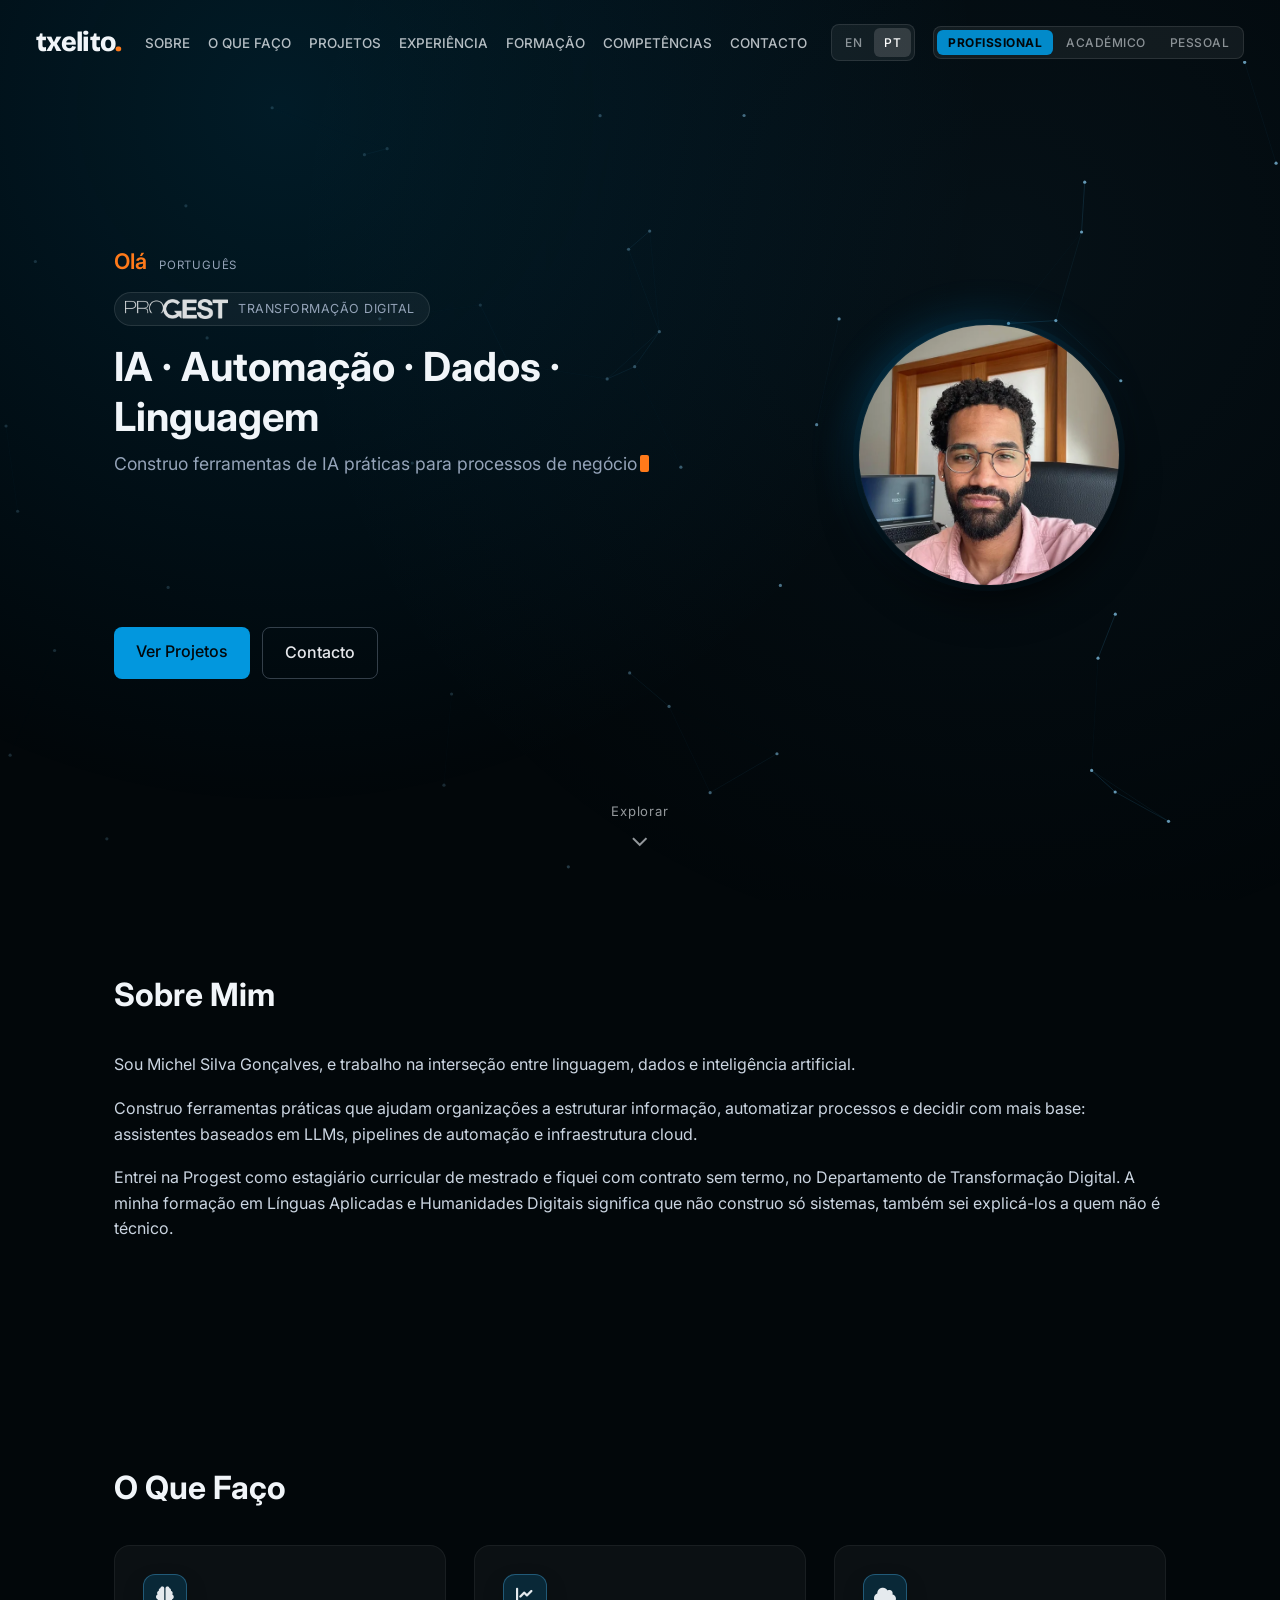
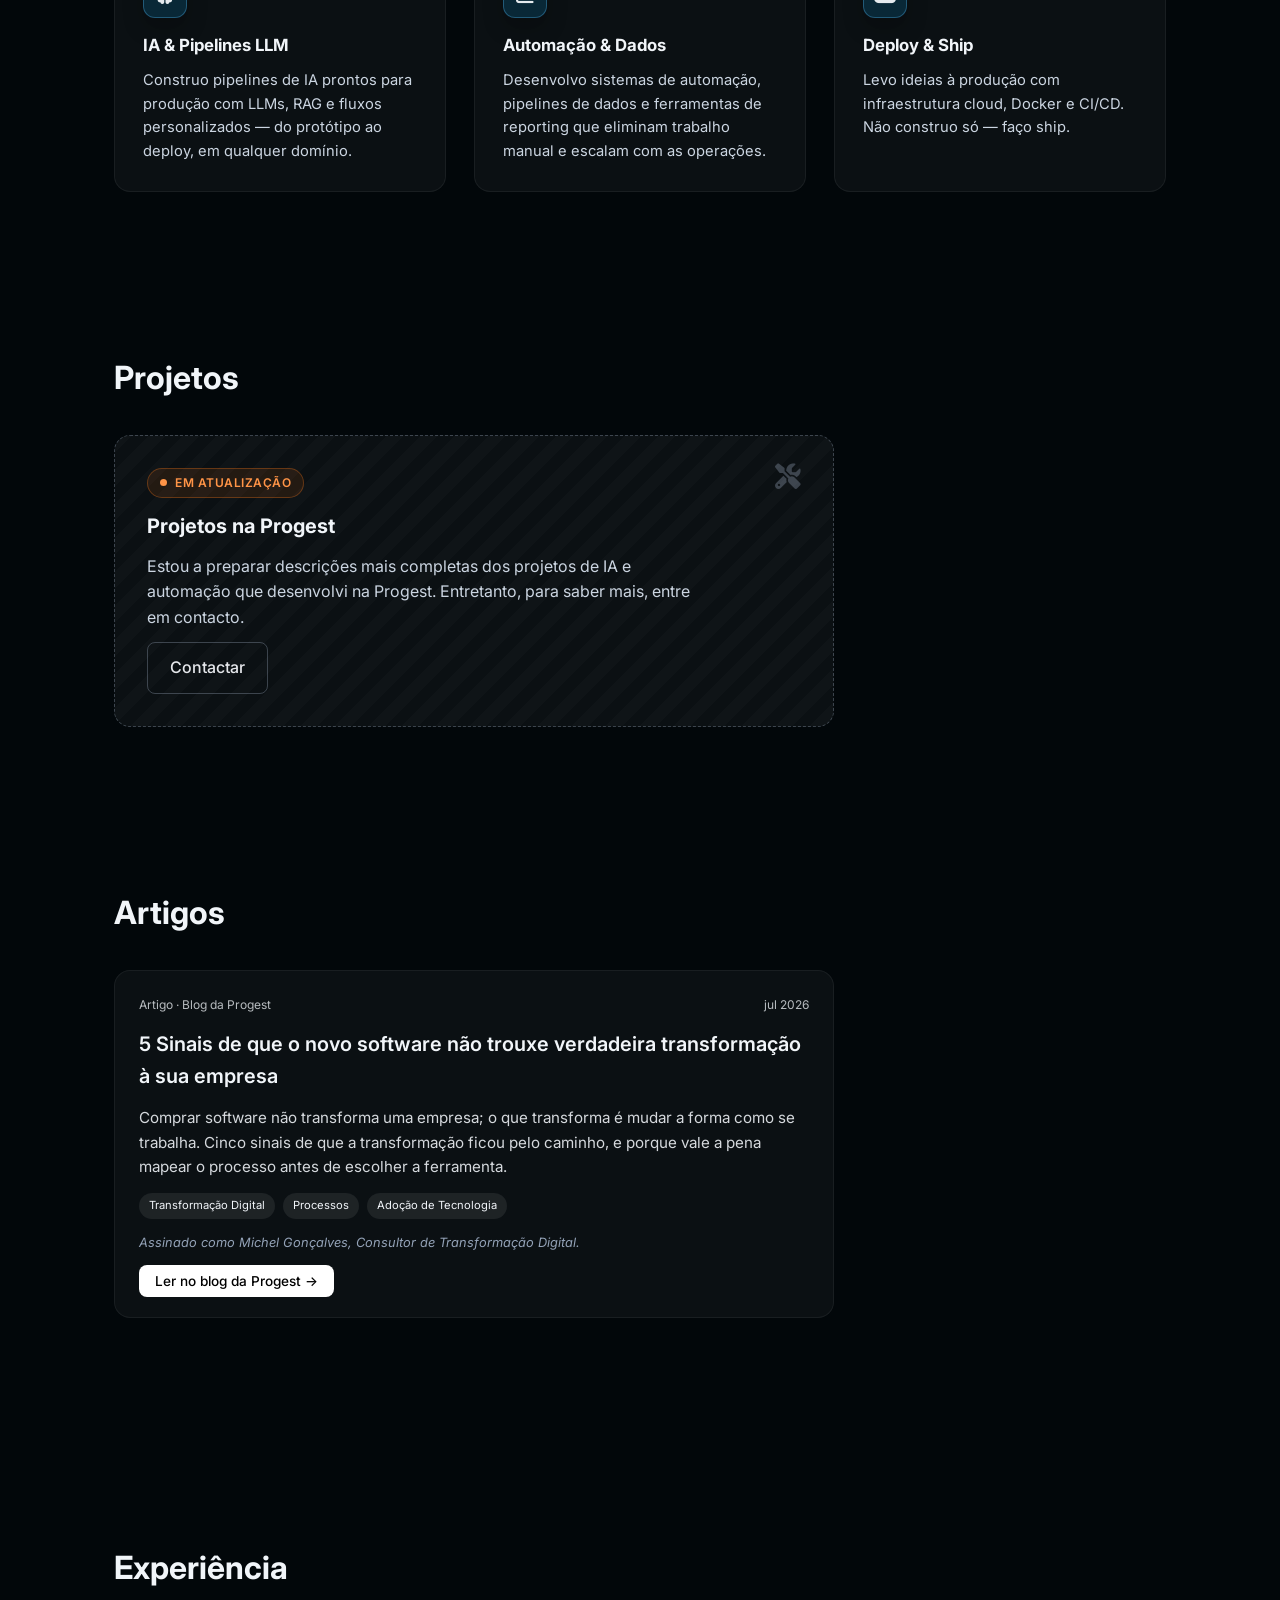
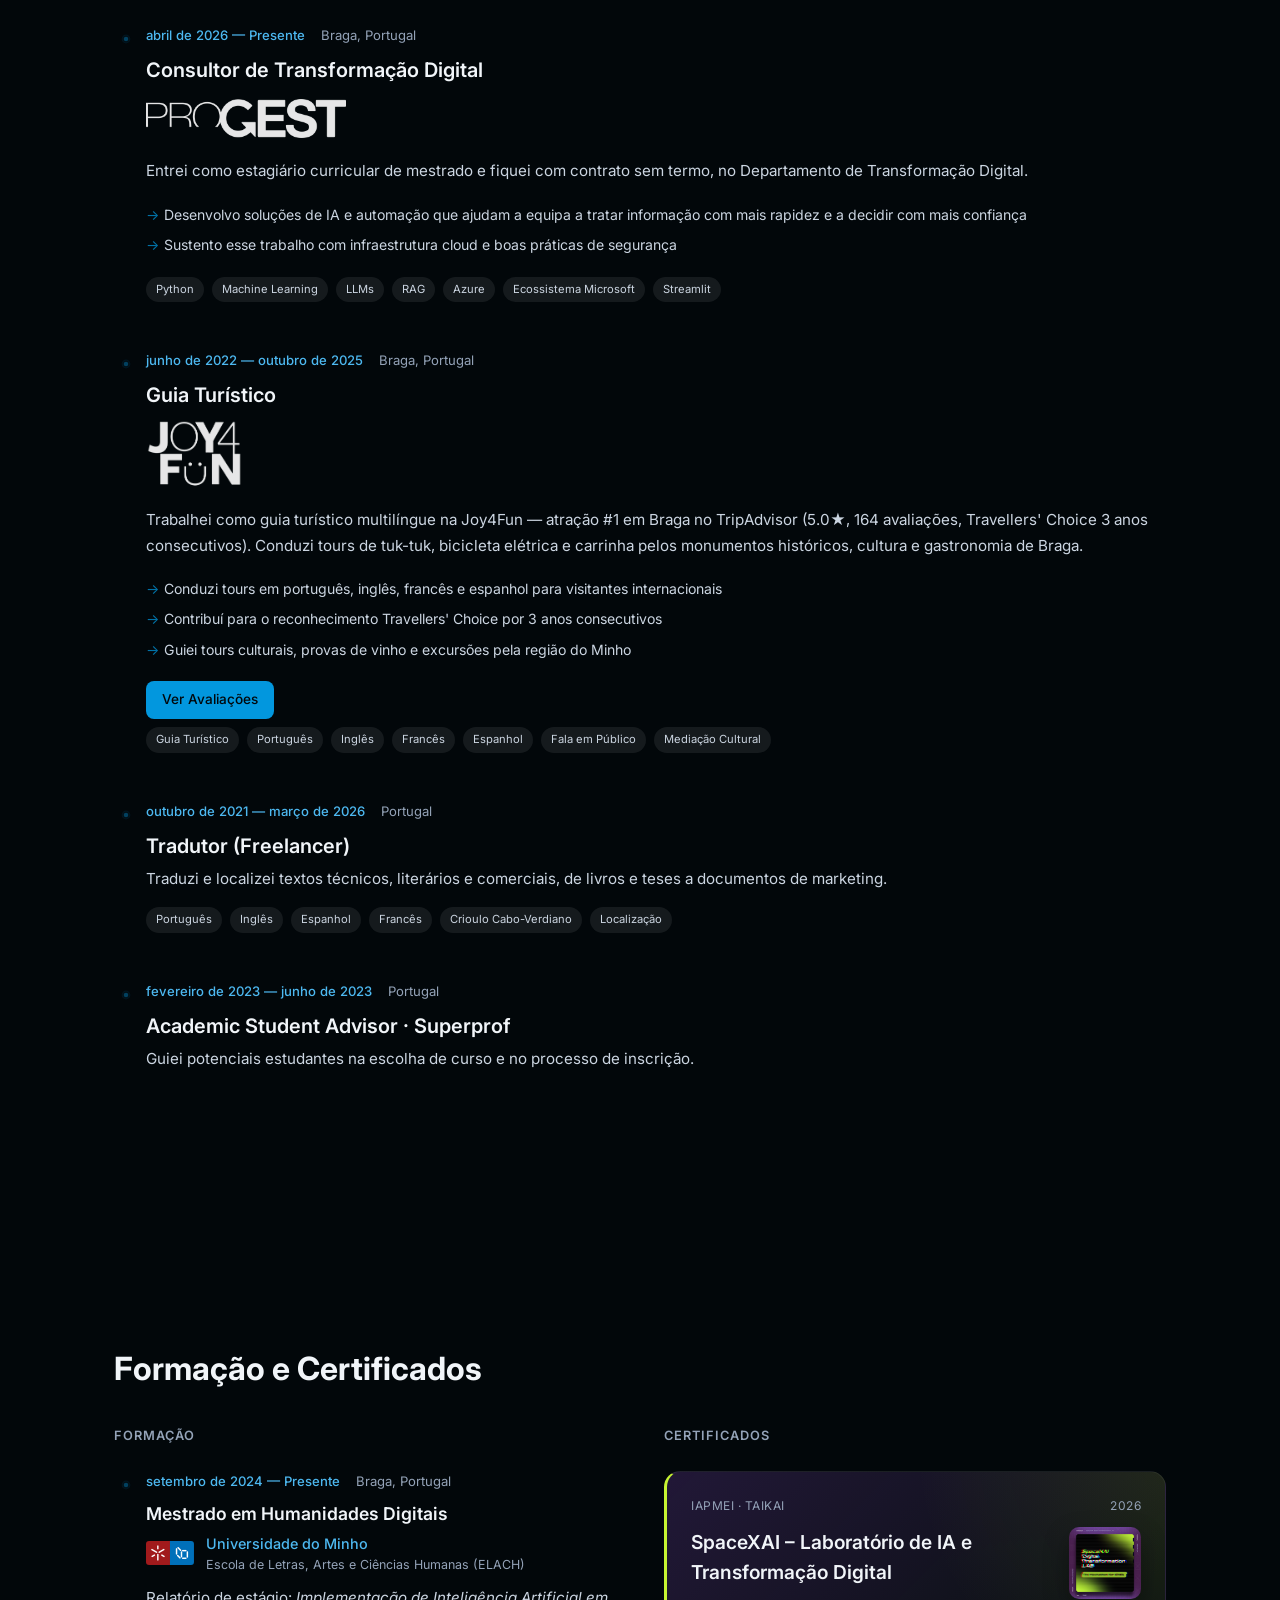
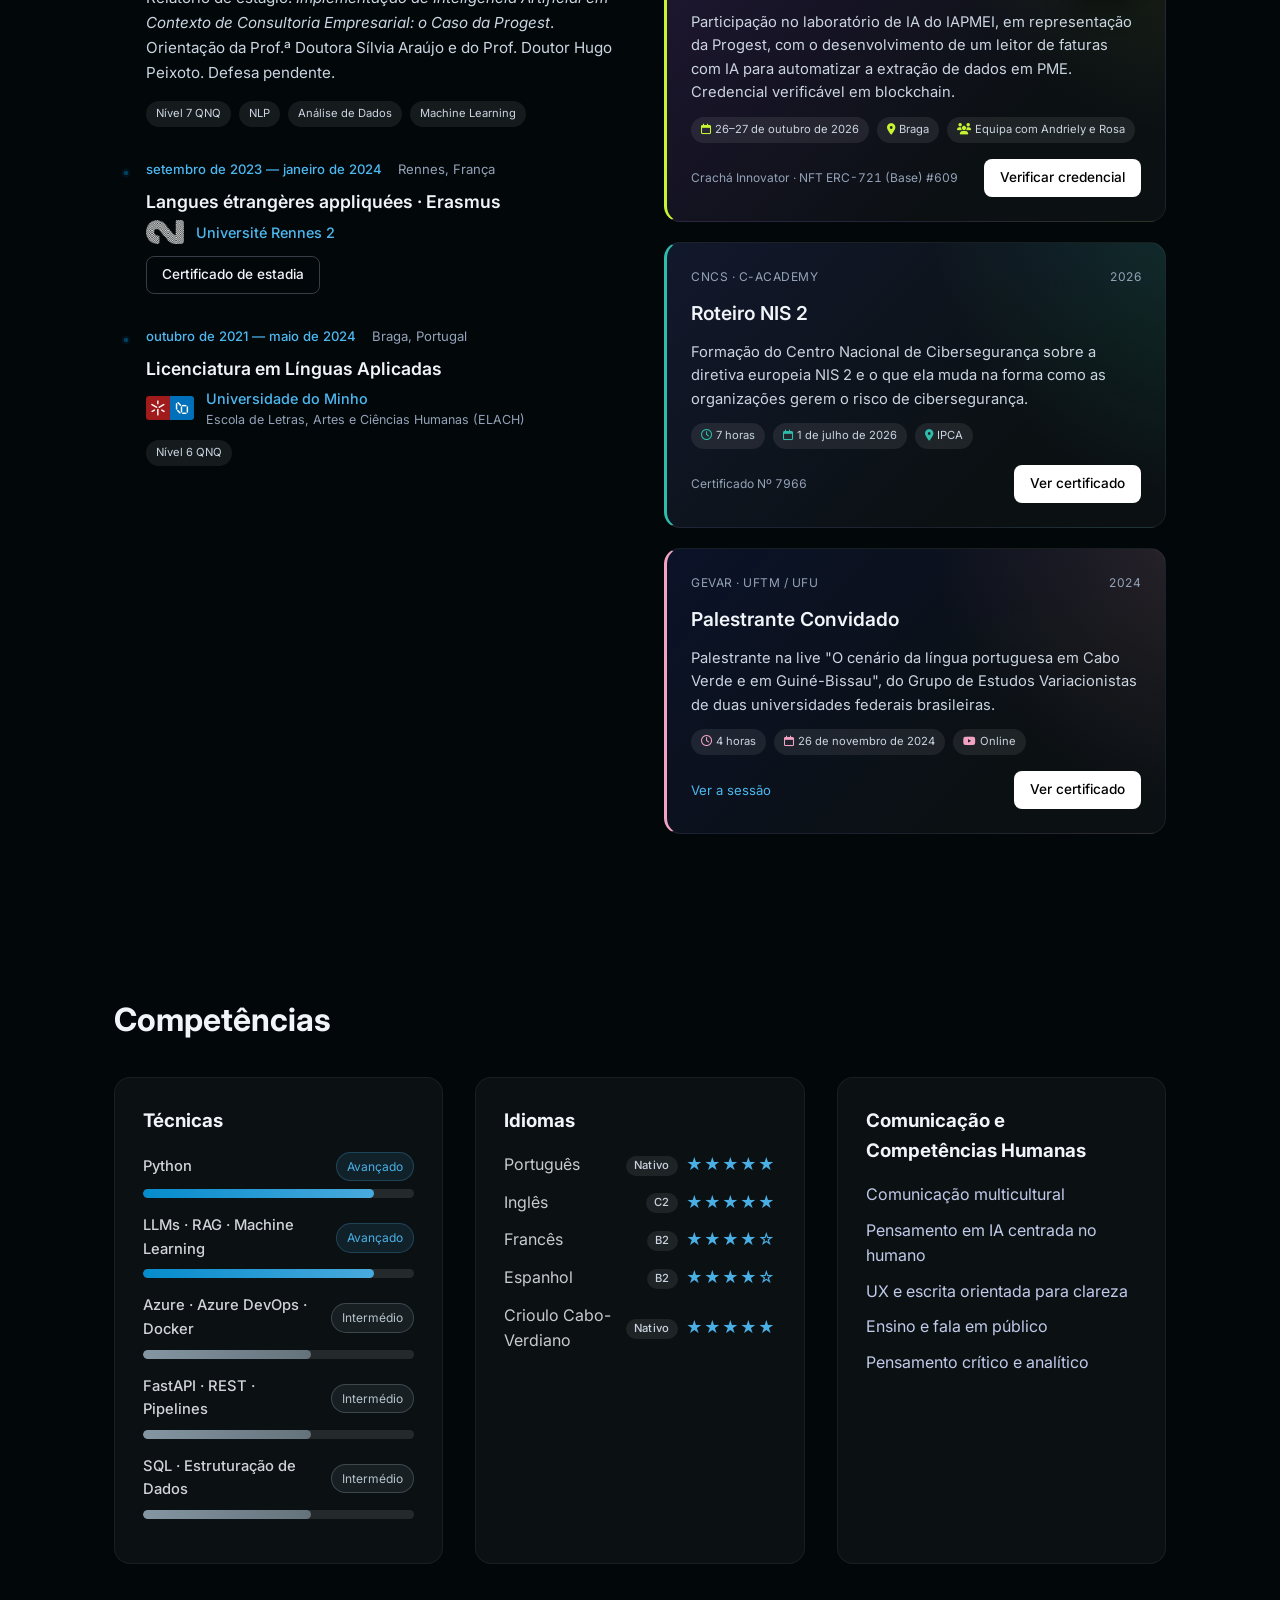
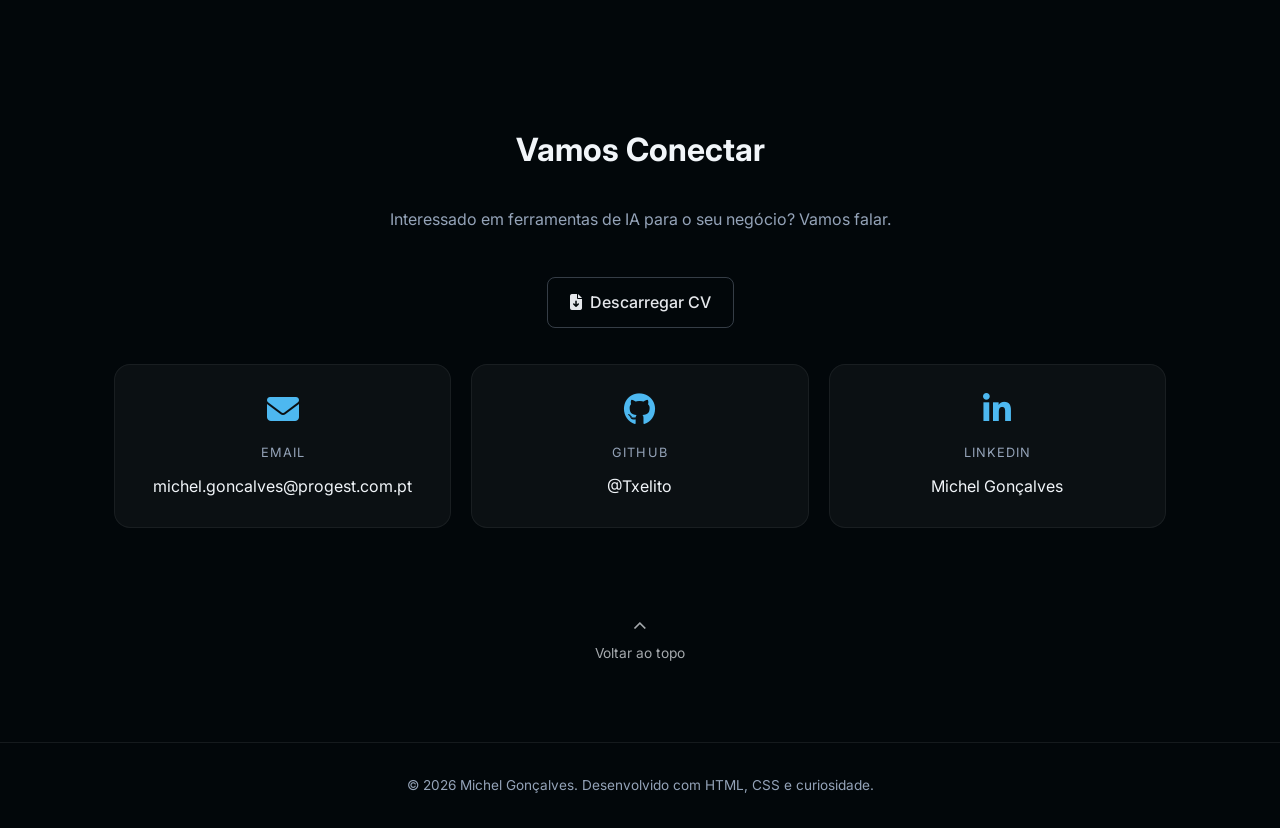
<file: pt.html>
<!DOCTYPE html>
<html lang="pt">
<head>
  <meta charset="UTF-8" />
  <meta name="viewport" content="width=device-width, initial-scale=1.0" />
  <title>Michel Gonçalves | Portfólio</title>

  <meta name="description" content="Michel Gonçalves, Consultor de Transformação Digital na Progest. Construo ferramentas práticas de IA, automação e dados, com formação em Línguas Aplicadas e Humanidades Digitais." />
  <meta name="author" content="Michel Gonçalves" />
  <meta name="theme-color" content="#02070a" />
  <link rel="canonical" href="https://txelito.github.io/pt.html" />
  <link rel="alternate" hreflang="en" href="https://txelito.github.io/" />
  <link rel="alternate" hreflang="pt-PT" href="https://txelito.github.io/pt.html" />
  <link rel="alternate" hreflang="x-default" href="https://txelito.github.io/" />

  <!-- Link previews (LinkedIn, WhatsApp, X) -->
  <meta property="og:type" content="website" />
  <meta property="og:site_name" content="Michel Gonçalves" />
  <meta property="og:title" content="Michel Gonçalves | IA, Automação, Dados e Linguagem" />
  <meta property="og:description" content="Michel Gonçalves, Consultor de Transformação Digital na Progest. Construo ferramentas práticas de IA, automação e dados, com formação em Línguas Aplicadas e Humanidades Digitais." />
  <meta property="og:url" content="https://txelito.github.io/pt.html" />
  <meta property="og:image" content="https://txelito.github.io/assets/og.png" />
  <meta property="og:image:width" content="1200" />
  <meta property="og:image:height" content="630" />
  <meta property="og:locale" content="pt_PT" />
  <meta property="og:locale:alternate" content="en_GB" />
  <meta name="twitter:card" content="summary_large_image" />

  <!-- Icons -->
  <link rel="icon" type="image/png" sizes="32x32" href="assets/favicon-32.png" />
  <link rel="apple-touch-icon" href="assets/apple-touch-icon.png" />

  <!-- Fonts -->
  <link rel="preconnect" href="https://fonts.googleapis.com">
  <link rel="preconnect" href="https://fonts.gstatic.com" crossorigin>
  <link href="https://fonts.googleapis.com/css2?family=Inter:wght@400;500;600;700&family=Source+Serif+4:ital,opsz,wght@0,8..60,400;0,8..60,600;0,8..60,700;1,8..60,400;1,8..60,600&display=swap" rel="stylesheet">

  <link href="https://fonts.googleapis.com/css2?family=Bricolage+Grotesque:opsz,wght@12..96,800&text=txelio.&display=swap" rel="stylesheet">

  <link rel="stylesheet" href="styles.css" />
  <link rel="stylesheet" href="https://cdnjs.cloudflare.com/ajax/libs/font-awesome/6.5.0/css/all.min.css"/>
</head>

<body id="top">
<script>
  // Pick the mode before the first paint, so the other modes never flash.
  (function () {
    var modes = ["pro", "academic", "personal"], mode = null;
    try { mode = new URLSearchParams(location.search).get("v"); } catch (e) {}
    if (modes.indexOf(mode) < 0) { try { mode = localStorage.getItem("portfolioMode"); } catch (e) {} }
    document.body.setAttribute("data-view", modes.indexOf(mode) < 0 ? "pro" : mode);
  })();
</script>

<!-- NAVIGATION -->
<nav class="nav" id="nav">
  <div class="nav-container">

    <a href="pt.html" class="nav-logo" aria-label="Txelito · Michel Gonçalves">
      <span class="wordmark" aria-hidden="true">txelito<b>.</b></span>
    </a>

    <ul class="nav-menu" id="navMenu">
      <li data-mode="pro"><a href="#about" class="nav-link">Sobre</a></li>
      <li data-mode="academic"><a href="#about" class="nav-link">Resumo</a></li>
      <li data-mode="pro"><a href="#what-i-do" class="nav-link">O Que Faço</a></li>
      <li data-mode="academic"><a href="#what-i-do" class="nav-link">Investigação</a></li>
      <li data-mode="pro academic"><a href="#projects" class="nav-link">Projetos</a></li>
      <li data-mode="academic"><a href="#academic-activities" class="nav-link">Comunicações</a></li>
      <li data-mode="pro"><a href="#experience" class="nav-link">Experiência</a></li>
      <li data-mode="pro academic"><a href="#education" class="nav-link">Formação</a></li>
      <li data-mode="pro"><a href="#skills" class="nav-link">Competências</a></li>
      <li data-mode="academic"><a href="#skills" class="nav-link">Línguas</a></li>
      <li data-mode="pro academic"><a href="#contact" class="nav-link">Contacto</a></li>

      <li class="nav-lang">
        <a href="index.html" class="nav-link">EN</a>
        <span class="lang-sep">|</span>
        <a href="pt.html" class="nav-link active-lang">PT</a>
      </li>

      <li class="nav-mode">
        <div class="mode-switcher" id="modeSwitcher">
          <button type="button" class="mode-btn" aria-pressed="false" data-target="pro">Profissional</button>
          <button type="button" class="mode-btn" aria-pressed="false" data-target="academic">Académico</button>
          <button type="button" class="mode-btn" aria-pressed="false" data-target="personal">Pessoal</button>
        </div>
      </li>
    </ul>

    <button type="button" class="nav-toggle" id="navToggle" aria-expanded="false" aria-controls="navMenu" aria-label="Alternar menu">
      <span></span><span></span><span></span>
    </button>

  </div>
</nav>


<!-- HERO -->
<section class="hero" data-mode="pro academic">
  <div class="hero-text">

    <p class="hello" aria-hidden="true">
      <span class="hello-word" id="helloWord">Olá</span>
      <span class="hello-lang" id="helloLang">Português</span>
    </p>

    <div data-mode="academic">
      <h1>
        IA · Dados · Linguagem · Negócios<br>
        <span>Desenvolvimento e aplicação de soluções de IA para problemas do dia a dia.</span>
      </h1>
      <p class="paper-affil">Universidade do Minho · Escola de Letras, Artes e Ciências Humanas (ELACH)</p>
      <p>
        Sou Michel Gonçalves. Trabalho na interseção entre IA, dados e linguagem, com foco em
        soluções práticas que ajudam organizações a tomar melhores decisões e a comunicar de
        forma mais eficaz.
      </p>
      <p class="paper-keywords"><span>Palavras-chave</span> Processamento de Linguagem Natural · Humanidades Digitais · Sociolinguística · Análise de Dados</p>
      <div class="cta">
        <a href="#projects" class="btn primary">Ver Projetos</a>
        <a href="#contact" class="btn secondary">Contacto</a>
      </div>
    </div>

    <div data-mode="pro">
      <div class="pro-company-badge">
        <img src="assets/progest-logo.webp" alt="PROGEST" width="640" height="124">
        Transformação Digital
      </div>
      <h1>
        IA · Automação · Dados · Linguagem<br>
        <span>Construo ferramentas de IA práticas para processos de negócio reais.</span>
      </h1>
      <p>
        Sou Michel Gonçalves. Trabalho na interseção entre linguagem, dados e IA, a construir
        automação e ferramentas baseadas em LLMs para organizações. Atualmente na Progest, no
        Departamento de Transformação Digital.
      </p>
      <div class="cta">
        <a href="#projects" class="btn primary">Ver Projetos</a>
        <a href="#contact" class="btn secondary">Contacto</a>
      </div>
    </div>


  </div>

  <div class="hero-image">
    <img data-mode="pro" src="assets/img/michel-pro.webp" width="600" height="800" loading="lazy" decoding="async" alt="Michel Gonçalves">
    <img data-mode="academic" src="assets/img/michel-academic.webp" width="600" height="800" loading="lazy" decoding="async" alt="Michel Gonçalves">
  </div>

  <a href="#about" class="scroll-indicator explore-indicator" aria-label="Explorar">
    <span>Explorar</span>
    <span class="arrow-indicator" aria-hidden="true">⌄</span>
  </a>
</section>


<!-- ABOUT -->
<section class="about" id="about" data-mode="pro academic">
  <h2 data-mode="pro">Sobre Mim</h2>
  <h2 data-mode="academic">Resumo</h2>
  <div class="about-grid">

    <div class="about-text" data-mode="academic">
      <p>
        Sou Michel Silva Gonçalves, mestrando em Humanidades Digitais na Universidade do Minho, com
        licenciatura em Línguas Aplicadas. O meu trabalho situa-se onde se cruzam a linguagem, os dados
        e a inteligência artificial: processamento de linguagem natural, análise de dados e a forma como
        pessoas e organizações adotam, de facto, a IA.
      </p>
      <p>
        No relatório de estágio estudo a implementação de IA numa empresa de consultoria em três eixos:
        cibersegurança, automação e agentes de IA, e análise estratégica de mercado.
      </p>
      <p>
        Interessa-me também a sociolinguística das línguas em contacto, em particular o português e o
        crioulo em Cabo Verde e na Guiné-Bissau.
      </p>
    </div>

    <div class="about-text" data-mode="pro">
      <p>
        Sou Michel Silva Gonçalves, e trabalho na interseção entre linguagem, dados e inteligência
        artificial.
      </p>
      <p>
        Construo ferramentas práticas que ajudam organizações a estruturar informação, automatizar
        processos e decidir com mais base: assistentes baseados em LLMs, pipelines de automação e
        infraestrutura cloud.
      </p>
      <p>
        Entrei na Progest como estagiário curricular de mestrado e fiquei com contrato sem termo, no
        Departamento de Transformação Digital. A minha formação em Línguas Aplicadas e Humanidades
        Digitais significa que não construo só sistemas, também sei explicá-los a quem não é técnico.
      </p>
    </div>


  </div>
</section>


<!-- WHAT I DO -->
<section class="what-i-do" id="what-i-do" data-mode="pro academic">
  <h2 data-mode="pro">O Que Faço</h2>
  <h2 data-mode="academic">Áreas de Investigação</h2>

  <div data-mode="academic">
    <div class="what-grid">
      <div class="what-card">
        <div class="what-icon" aria-hidden="true"><i class="fa-solid fa-language"></i></div>
        <h3>Processamento de Linguagem Natural</h3>
        <p>Recuperação de informação, RAG e análise de texto, aplicados a documentos institucionais e a narrativas orais.</p>
      </div>
      <div class="what-card">
        <div class="what-icon" aria-hidden="true"><i class="fa-solid fa-diagram-project"></i></div>
        <h3>IA nas Organizações</h3>
        <p>Adoção de IA, agentes com supervisão humana e governação: o tema do meu relatório de estágio.</p>
      </div>
      <div class="what-card">
        <div class="what-icon" aria-hidden="true"><i class="fa-regular fa-comments"></i></div>
        <h3>Sociolinguística</h3>
        <p>Contacto de línguas, diglossia e política linguística em Cabo Verde e na Guiné-Bissau.</p>
      </div>
    </div>
  </div>

  <div data-mode="pro">
    <div class="what-grid">
      <div class="what-card">
        <div class="what-icon" aria-hidden="true"><i class="fa-solid fa-brain"></i></div>
        <h3>IA &amp; Pipelines LLM</h3>
        <p>Construo pipelines de IA prontos para produção com LLMs, RAG e fluxos personalizados — do protótipo ao deploy, em qualquer domínio.</p>
      </div>
      <div class="what-card">
        <div class="what-icon" aria-hidden="true"><i class="fa-solid fa-chart-line"></i></div>
        <h3>Automação &amp; Dados</h3>
        <p>Desenvolvo sistemas de automação, pipelines de dados e ferramentas de reporting que eliminam trabalho manual e escalam com as operações.</p>
      </div>
      <div class="what-card">
        <div class="what-icon" aria-hidden="true"><i class="fa-solid fa-cloud"></i></div>
        <h3>Deploy &amp; Ship</h3>
        <p>Levo ideias à produção com infraestrutura cloud, Docker e CI/CD. Não construo só — faço ship.</p>
      </div>
    </div>
  </div>

</section>


<!-- PROJECTS -->
<section class="projects" id="projects" data-mode="pro academic">
  <h2 data-mode="pro">Projetos</h2>
  <h2 data-mode="academic">Investigação e Projetos</h2>

  <div data-mode="academic">
    <div class="project-grid">

      <div class="project-card highlight">
        <div class="project-header">
          <span class="project-category">Relatório de Estágio · Mestrado</span>
          <span class="project-year">2026</span>
        </div>
        <h3 class="project-title">IA em Consultoria Empresarial: o Caso da Progest</h3>
        <p class="project-tagline">Estudo de caso sobre a implementação de IA numa consultora, entre cibersegurança, automação e agentes de IA, e análise de mercado.</p>
        <ul class="project-tech">
          <li>Agentes de IA</li><li>Automação de Processos</li><li>Cibersegurança</li><li>Transformação Digital</li><li>Estudo de Caso</li>
        </ul>
        <div class="project-actions">
          <span class="btn-primary btn-internal">Defesa pendente</span>
        </div>
      </div>

      <div class="project-card">
        <div class="project-header">
          <span class="project-category">AI / NLP</span>
          <span class="project-year">2025</span>
        </div>
        <h3 class="project-title">Assistente de Conhecimento ICVS</h3>
        <p class="project-tagline">Chatbot híbrido de PLN para pesquisa de documentos institucionais com RI clássica e RAG.</p>
        <ul class="project-tech">
          <li>Python</li><li>NLP</li><li>TF-IDF</li><li>RAG</li><li>Ollama</li><li>scikit-learn</li>
        </ul>
        <div class="project-actions">
          <a href="https://github.com/Txelito/Chatbot_ICVS" class="btn-primary">Explorar Projeto</a>
        </div>
      </div>

      <div class="project-card">
        <div class="project-header">
          <span class="project-category">Projeto Académico / Empreendedor (TecMinho)</span>
          <span class="project-year">2025</span>
        </div>
        <h3 class="project-title">WearU — Moda e Identidade Digital</h3>
        <p class="project-tagline">Projeto conceptual de fashion-tech que explora vestuário, identidade digital e interação ética orientada por dados.</p>
        <ul class="project-tech">
          <li>Design de Produto e Interação</li><li>Identidade Digital</li><li>Sistemas Baseados em QR</li><li>UX/UI (Figma)</li><li>WordPress</li><li>Ética de Dados</li>
        </ul>
        <div class="project-actions">
          <a href="https://drive.google.com/file/d/1j3vQxjR_cqNu-Y2ff9ltqqRYrkvsv0PT/view?usp=sharing" class="btn-primary">Visão Geral do Projeto</a>
        </div>
      </div>

      <div class="project-card">
        <div class="project-header">
          <span class="project-category">Humanidades Digitais / Análise de Dados</span>
          <span class="project-year">2024</span>
        </div>
        <h3 class="project-title">AVD — Baú de Família</h3>
        <p class="project-tagline">Projeto interdisciplinar que aplica PLN e visualização de dados à análise de narrativas orais familiares e padrões emocionais.</p>
        <ul class="project-tech">
          <li>Python</li><li>Humanidades Digitais</li><li>NLP</li><li>spaCy</li><li>Análise de Sentimento</li><li>Visualização de Dados</li>
        </ul>
        <div class="project-actions">
          <a href="https://drive.google.com/file/d/1K3XCHgadMt-6OPhhFTQmmNilIl2UAyoQ/view?usp=sharing" class="btn-primary">Visão Geral do Projeto</a>
        </div>
      </div>

    </div>
  </div>

  <div data-mode="pro">
    <div class="maintenance-card">
      <span class="maintenance-badge"><span class="maintenance-dot" aria-hidden="true"></span>Em atualização</span>
      <i class="fa-solid fa-screwdriver-wrench maintenance-icon" aria-hidden="true"></i>
      <h3>Projetos na Progest</h3>
      <p>Estou a preparar descrições mais completas dos projetos de IA e automação que desenvolvi na Progest. Entretanto, para saber mais, entre em contacto.</p>
      <a href="#contact" class="btn secondary">Contactar</a>
    </div>
  </div>

</section>


<!-- WRITING -->
<section class="projects writing-section" id="writing" data-mode="pro">
  <h2>Artigos</h2>
  <div class="project-grid">
    <article class="project-card">
      <div class="project-header">
        <span class="project-category">Artigo · Blog da Progest</span>
        <span class="project-year">jul 2026</span>
      </div>
      <h3 class="project-title">5 Sinais de que o novo software não trouxe verdadeira transformação à sua empresa</h3>
      <p class="project-tagline">Comprar software não transforma uma empresa; o que transforma é mudar a forma como se trabalha. Cinco sinais de que a transformação ficou pelo caminho, e porque vale a pena mapear o processo antes de escolher a ferramenta.</p>
      <ul class="project-tech">
        <li>Transformação Digital</li><li>Processos</li><li>Adoção de Tecnologia</li>
      </ul>
      <p class="writing-byline">Assinado como Michel Gonçalves, Consultor de Transformação Digital.</p>
      <div class="project-actions">
        <a href="https://www.progest.com.pt/blog/artigo/5-sinais-de-que-o-novo-software-nao-trouxe-verdadeira" target="_blank" rel="noopener" class="btn-primary">Ler no blog da Progest →</a>
      </div>
    </article>
  </div>
</section>


<!-- TALKS & ACTIVITIES (academic mode only) -->
<section id="academic-activities" class="academic-section" data-mode="academic">
  <h2 class="section-title">Comunicações e Atividades</h2>

  <div class="academic-grid">
    <div class="academic-card">
      <div class="academic-header">
        <span class="academic-category">Palestra Convidada</span>
        <span class="academic-year">2024</span>
      </div>
      <h3 class="academic-title">A Língua Portuguesa em Cabo Verde e na Guiné-Bissau</h3>
      <p class="academic-description">
        Palestra convidada sobre dinâmicas sociolinguísticas, diglossia e política linguística
        em contextos africanos lusófonos.
      </p>
      <ul class="academic-tags">
        <li>Sociolinguística</li><li>Bilinguismo</li><li>Diglossia</li><li>Política Linguística</li><li>Estudos Lusófonos</li>
      </ul>
      <div class="academic-actions">
        <a href="https://www.youtube.com/watch?v=uzSXcdgYxqI" target="_blank" rel="noopener" class="btn-primary insta-btn">Ver Palestra</a>
        <a href="assets/certs/gevar-palestrante-2024.pdf" target="_blank" rel="noopener" class="btn-primary btn-outline cert-open" data-title="Certificado de palestrante · GEVAR">Certificado</a>
      </div>
    </div>
  </div>

  <div class="academic-card seaum-card">
    <div class="academic-header">
      <span class="academic-category">Associação de Estudantes</span>
      <span class="academic-year">2024–2026</span>
    </div>
    <h3 class="academic-title">SEAUM — Envolvimento Estudantil</h3>
    <p class="academic-description">
      Participação em iniciativas lideradas por estudantes, eventos e atividades comunitárias na Universidade do Minho.
    </p>
    <div class="seaum-media">
      <img src="assets/img/seaum1.webp" width="480" height="320" loading="lazy" decoding="async" class="seaum-photo active" alt="SEAUM foto 1">
      <img src="assets/img/seaum2.webp" width="480" height="320" loading="lazy" decoding="async" class="seaum-photo" alt="SEAUM foto 2">
      <img src="assets/img/seaum3.webp" width="480" height="320" loading="lazy" decoding="async" class="seaum-photo" alt="SEAUM foto 3">
    </div>
    <div class="academic-actions">
      <a href="https://www.instagram.com/seaaaum/" target="_blank" rel="noopener" class="btn-primary insta-btn">Seguir no Instagram</a>
    </div>
  </div>

  <div class="academic-card acfab-card">
    <div class="academic-header">
      <span class="academic-category">Projeto Académico</span>
      <span class="academic-year">2025</span>
    </div>
    <h3 class="academic-title">ACFAB — Presença Digital &amp; Visibilidade Institucional</h3>
    <p class="academic-description">
      Reestruturação digital de uma associação local de cuidadores para melhorar a credibilidade
      institucional, a acessibilidade e a visibilidade local após relocalização.
    </p>
    <div class="acfab-media">
      <img src="assets/img/acfab-logo.webp" width="320" height="320" loading="lazy" decoding="async" class="acfab-photo active" alt="Imagem ACFAB 1">
      <img src="assets/img/acfab-cover.webp" width="480" height="270" loading="lazy" decoding="async" class="acfab-photo" alt="Imagem ACFAB 2">
    </div>
    <ul class="academic-tags">
      <li>Estratégia de Conteúdo</li><li>Configuração de LinkedIn</li><li>Redesign de Instagram</li><li>Perfil Google Business</li><li>Local SEO</li><li>Design de Informação</li>
    </ul>
    <div class="academic-actions">
      <a href="https://www.linkedin.com/in/acfab-braga-44423b359/" target="_blank" rel="noopener" class="btn-primary insta-btn">Ver LinkedIn</a>
    </div>
  </div>

</section>


<!-- EXPERIÊNCIA (modo profissional) -->
<section id="experience" class="experience-section" data-mode="pro">
  <h2>Experiência</h2>
  <div class="timeline">
    <div class="timeline-item">
      <div class="timeline-meta">
        <span class="timeline-period">abril de 2026 — Presente</span>
        <span class="timeline-location">Braga, Portugal</span>
      </div>
      <div class="timeline-content">
        <h3 class="timeline-role">Consultor de Transformação Digital</h3>
        <div class="timeline-company-logo">
          <img src="assets/progest-logo.webp" alt="PROGEST" width="640" height="124" loading="lazy" decoding="async">
        </div>
        <p class="timeline-desc">
          Entrei como estagiário curricular de mestrado e fiquei com contrato sem termo, no
          Departamento de Transformação Digital.
        </p>
        <ul class="timeline-highlights">
          <li>Desenvolvo soluções de IA e automação que ajudam a equipa a tratar informação com mais rapidez e a decidir com mais confiança</li>
          <li>Sustento esse trabalho com infraestrutura cloud e boas práticas de segurança</li>
        </ul>
        <ul class="timeline-tags">
          <li>Python</li><li>Machine Learning</li><li>LLMs</li><li>RAG</li><li>Azure</li><li>Ecossistema Microsoft</li><li>Streamlit</li>
        </ul>
      </div>
    </div>

    <div class="timeline-item">
      <div class="timeline-meta">
        <span class="timeline-period">junho de 2022 — outubro de 2025</span>
        <span class="timeline-location">Braga, Portugal</span>
      </div>
      <div class="timeline-content">
        <h3 class="timeline-role">Guia Turístico</h3>
        <div class="timeline-company-logo">
          <img src="assets/joy4fun-logo.png" width="241" height="190" loading="lazy" decoding="async" alt="Joy4Fun" class="joy-logo">
        </div>
        <p class="timeline-desc">
          Trabalhei como guia turístico multilíngue na Joy4Fun — atração #1 em Braga no TripAdvisor
          (5.0★, 164 avaliações, Travellers' Choice 3 anos consecutivos). Conduzi tours de tuk-tuk,
          bicicleta elétrica e carrinha pelos monumentos históricos, cultura e gastronomia de Braga.
        </p>
        <ul class="timeline-highlights">
          <li>Conduzi tours em português, inglês, francês e espanhol para visitantes internacionais</li>
          <li>Contribuí para o reconhecimento Travellers' Choice por 3 anos consecutivos</li>
          <li>Guiei tours culturais, provas de vinho e excursões pela região do Minho</li>
        </ul>
        <div class="timeline-actions">
          <a href="https://www.tripadvisor.com.br/Attraction_Review-g189171-d20158682-Reviews-Joy4fun_Joy_Fun_For_You-Braga_Braga_District_Northern_Portugal.html" target="_blank" rel="noopener" class="btn-primary insta-btn">Ver Avaliações</a>
        </div>
        <ul class="timeline-tags">
          <li>Guia Turístico</li><li>Português</li><li>Inglês</li><li>Francês</li><li>Espanhol</li><li>Fala em Público</li><li>Mediação Cultural</li>
        </ul>
      </div>
    </div>

    <div class="timeline-item">
      <div class="timeline-meta">
        <span class="timeline-period">outubro de 2021 — março de 2026</span>
        <span class="timeline-location">Portugal</span>
      </div>
      <div class="timeline-content">
        <h3 class="timeline-role">Tradutor (Freelancer)</h3>
        <p class="timeline-desc">
          Traduzi e localizei textos técnicos, literários e comerciais, de livros e teses a documentos de marketing.
        </p>
        <ul class="timeline-tags">
          <li>Português</li><li>Inglês</li><li>Espanhol</li><li>Francês</li><li>Crioulo Cabo-Verdiano</li><li>Localização</li>
        </ul>
      </div>
    </div>

    <div class="timeline-item">
      <div class="timeline-meta">
        <span class="timeline-period">fevereiro de 2023 — junho de 2023</span>
        <span class="timeline-location">Portugal</span>
      </div>
      <div class="timeline-content">
        <h3 class="timeline-role">Academic Student Advisor · Superprof</h3>
        <p class="timeline-desc">
          Guiei potenciais estudantes na escolha de curso e no processo de inscrição.
        </p>
      </div>
    </div>

  </div>
</section>


<!-- JOURNEY (map drawn by script.js as you scroll) -->
<section id="journey" class="journey-section" data-mode="academic">
  <h2>Percurso</h2>
  <p class="journey-sub">De Cabo Verde a Braga, com uma passagem por França.</p>
  <div class="journey">
    <ol class="journey-steps">
      <li class="journey-step" data-lon="-23.51" data-lat="14.93" data-place="Cabo Verde">
        <span class="journey-when">Origem</span>
        <h3>Cabo Verde</h3>
        <p>Onde tudo começou, entre o português e o crioulo.</p>
      </li>
      <li class="journey-step" data-lon="-8.42" data-lat="41.55" data-place="Braga">
        <span class="journey-when">2021</span>
        <h3>Braga</h3>
        <p>Licenciatura em Línguas Aplicadas na Universidade do Minho.</p>
      </li>
      <li class="journey-step" data-lon="-1.68" data-lat="48.11" data-place="Rennes">
        <span class="journey-when">2023</span>
        <h3>Rennes</h3>
        <p>Semestre de Erasmus na Université Rennes 2.</p>
      </li>
      <li class="journey-step" data-lon="-8.42" data-lat="41.55" data-place="Braga">
        <span class="journey-when">2024</span>
        <h3>Braga</h3>
        <p>Mestrado em Humanidades Digitais.</p>
      </li>
      <li class="journey-step" data-lon="-8.42" data-lat="41.55" data-place="Braga">
        <span class="journey-when">2026</span>
        <h3>Braga</h3>
        <p>Consultor de Transformação Digital na Progest, onde fiquei depois do estágio.</p>
      </li>
    </ol>
    <div class="journey-map" aria-hidden="true"></div>
  </div>
</section>


<!-- FORMAÇÃO E CERTIFICADOS -->
<section id="education" class="education-section" data-mode="pro academic">
  <h2>Formação e Certificados</h2>

  <div class="education-grid">

    <div>
      <h3 class="education-subtitle">Formação</h3>
      <div class="timeline">
        <div class="timeline-item">
          <div class="timeline-meta">
            <span class="timeline-period">setembro de 2024 — Presente</span>
            <span class="timeline-location">Braga, Portugal</span>
          </div>
          <h4 class="timeline-role">Mestrado em Humanidades Digitais</h4>
          <div class="edu-institution">
            <img src="assets/elach-mark.png" alt="" width="48" height="24" loading="lazy" decoding="async">
            <div>
              <span class="timeline-institution">Universidade do Minho</span>
              <span class="edu-school">Escola de Letras, Artes e Ciências Humanas (ELACH)</span>
            </div>
          </div>
          <p class="timeline-desc">Relatório de estágio: <em>Implementação de Inteligência Artificial em Contexto de Consultoria Empresarial: o Caso da Progest</em>. Orientação da Prof.ª Doutora Sílvia Araújo e do Prof. Doutor Hugo Peixoto. Defesa pendente.</p>
          <ul class="timeline-tags">
            <li>Nível 7 QNQ</li><li>NLP</li><li>Análise de Dados</li><li>Machine Learning</li>
          </ul>
        </div>

        <div class="timeline-item">
          <div class="timeline-meta">
            <span class="timeline-period">setembro de 2023 — janeiro de 2024</span>
            <span class="timeline-location">Rennes, França</span>
          </div>
          <h4 class="timeline-role">Langues étrangères appliquées · Erasmus</h4>
          <div class="edu-institution">
            <img src="assets/rennes2-mark.png" alt="" width="38" height="24" loading="lazy" decoding="async">
            <span class="timeline-institution">Université Rennes 2</span>
          </div>
          <div class="timeline-actions"><a href="assets/certs/erasmus-rennes2-2023.pdf" target="_blank" rel="noopener" class="btn-primary btn-outline cert-open" data-title="Erasmus · Université Rennes 2">Certificado de estadia</a></div>
        </div>

        <div class="timeline-item">
          <div class="timeline-meta">
            <span class="timeline-period">outubro de 2021 — maio de 2024</span>
            <span class="timeline-location">Braga, Portugal</span>
          </div>
          <h4 class="timeline-role">Licenciatura em Línguas Aplicadas</h4>
          <div class="edu-institution">
            <img src="assets/elach-mark.png" alt="" width="48" height="24" loading="lazy" decoding="async">
            <div>
              <span class="timeline-institution">Universidade do Minho</span>
              <span class="edu-school">Escola de Letras, Artes e Ciências Humanas (ELACH)</span>
            </div>
          </div>
          <ul class="timeline-tags">
            <li>Nível 6 QNQ</li>
          </ul>
        </div>
      </div>
    </div>

    <div>
      <h3 class="education-subtitle">Certificados</h3>
      <div class="cert-list">
        <article class="cert-card taikai">
          <div class="cert-header">
            <span>IAPMEI · TAIKAI</span>
            <span>2026</span>
          </div>
          <div class="cert-title-row">
            <h4 class="cert-title">SpaceXAI – Laboratório de IA e Transformação Digital</h4>
            <img class="cert-badge" src="assets/img/taikai-innovator-609.png" alt="Crachá Innovator da TAIKAI para o SpaceXAI" width="72" height="72" loading="lazy">
          </div>
          <p class="cert-desc">
            Participação no laboratório de IA do IAPMEI, em representação da Progest, com o desenvolvimento de um leitor de faturas com IA para automatizar a extração de dados em PME. Credencial verificável em blockchain.
          </p>
          <ul class="cert-meta">
            <li><i class="fa-regular fa-calendar"></i>26–27 de outubro de 2026</li>
            <li><i class="fa-solid fa-location-dot"></i>Braga</li>
            <li><i class="fa-solid fa-users"></i>Equipa com Andriely e Rosa</li>
          </ul>
          <div class="cert-footer">
            <span class="cert-id">Crachá Innovator · NFT ERC-721 (Base) #609</span>
            <a href="https://basescan.org/nft/0xc5db299c5cf0e04b3b23d60af7ea648ebdbb83e8/609" target="_blank" rel="noopener" class="btn-primary">Verificar credencial</a>
          </div>
        </article>

        <article class="cert-card cncs">
          <div class="cert-header">
            <span>CNCS · C-Academy</span>
            <span>2026</span>
          </div>
          <h4 class="cert-title">Roteiro NIS 2</h4>
          <p class="cert-desc">
            Formação do Centro Nacional de Cibersegurança sobre a diretiva europeia NIS 2 e o que ela
            muda na forma como as organizações gerem o risco de cibersegurança.
          </p>
          <ul class="cert-meta">
            <li><i class="fa-regular fa-clock"></i>7 horas</li>
            <li><i class="fa-regular fa-calendar"></i>1 de julho de 2026</li>
            <li><i class="fa-solid fa-location-dot"></i>IPCA</li>
          </ul>
          <div class="cert-footer">
            <span class="cert-id">Certificado Nº 7966</span>
            <a href="assets/certs/cncs-roteiro-nis2-7966.pdf" target="_blank" rel="noopener" class="btn-primary cert-open"
               data-title="Roteiro NIS 2 · CNCS">Ver certificado</a>
          </div>
        </article>

        <article class="cert-card gevar">
          <div class="cert-header">
            <span>GEVAR · UFTM / UFU</span>
            <span>2024</span>
          </div>
          <h4 class="cert-title">Palestrante Convidado</h4>
          <p class="cert-desc">
            Palestrante na live "O cenário da língua portuguesa em Cabo Verde e em Guiné-Bissau",
            do Grupo de Estudos Variacionistas de duas universidades federais brasileiras.
          </p>
          <ul class="cert-meta">
            <li><i class="fa-regular fa-clock"></i>4 horas</li>
            <li><i class="fa-regular fa-calendar"></i>26 de novembro de 2024</li>
            <li><i class="fa-brands fa-youtube"></i>Online</li>
          </ul>
          <div class="cert-footer">
            <a href="https://www.youtube.com/watch?v=uzSXcdgYxqI" target="_blank" rel="noopener" class="cert-link">Ver a sessão</a>
            <a href="assets/certs/gevar-palestrante-2024.pdf" target="_blank" rel="noopener" class="btn-primary cert-open"
               data-title="Certificado de palestrante · GEVAR">Ver certificado</a>
          </div>
        </article>
      </div>
    </div>

  </div>
</section>


<!-- COMPETÊNCIAS -->
<section class="skills" id="skills" data-mode="pro academic">
  <h2 data-mode="pro">Competências</h2>
  <h2 data-mode="academic">Línguas e Métodos</h2>

  <div class="skills-cards">

    <div class="skill-card" data-mode="academic">
      <h3>Métodos e Ferramentas</h3>
      <ul class="human-skills">
        <li>Python: pandas, scikit-learn, spaCy</li>
        <li>NLP: TF-IDF, RAG, análise de sentimento</li>
        <li>R, ggplot2 e Tableau</li>
        <li>Estudos de caso e análise qualitativa</li>
        <li>Figma e WordPress</li>
      </ul>
    </div>

    <div class="skill-card" data-mode="pro">
      <h3>Técnicas</h3>
      <div class="skill">
        <div class="skill-top">
          <span class="skill-name">Python</span>
          <span class="skill-level advanced">Avançado</span>
        </div>
        <div class="bar"><div class="fill advanced"></div></div>
      </div>
      <div class="skill">
        <div class="skill-top">
          <span class="skill-name">LLMs · RAG · Machine Learning</span>
          <span class="skill-level advanced">Avançado</span>
        </div>
        <div class="bar"><div class="fill advanced"></div></div>
      </div>
      <div class="skill">
        <div class="skill-top">
          <span class="skill-name">Azure · Azure DevOps · Docker</span>
          <span class="skill-level intermediate">Intermédio</span>
        </div>
        <div class="bar"><div class="fill intermediate"></div></div>
      </div>
      <div class="skill">
        <div class="skill-top">
          <span class="skill-name">FastAPI · REST · Pipelines</span>
          <span class="skill-level intermediate">Intermédio</span>
        </div>
        <div class="bar"><div class="fill intermediate"></div></div>
      </div>
      <div class="skill">
        <div class="skill-top">
          <span class="skill-name">SQL · Estruturação de Dados</span>
          <span class="skill-level intermediate">Intermédio</span>
        </div>
        <div class="bar"><div class="fill intermediate"></div></div>
      </div>
    </div>

    <div class="skill-card">
      <h3>Idiomas</h3>
      <div class="language"><span>Português</span><span class="stars"><span class="cefr">Nativo</span>★★★★★</span></div>
      <div class="language"><span>Inglês</span><span class="stars"><span class="cefr">C2</span>★★★★★</span></div>
      <div class="language"><span>Francês</span><span class="stars"><span class="cefr">B2</span>★★★★☆</span></div>
      <div class="language"><span>Espanhol</span><span class="stars"><span class="cefr">B2</span>★★★★☆</span></div>
      <div class="language"><span>Crioulo Cabo-Verdiano</span><span class="stars"><span class="cefr">Nativo</span>★★★★★</span></div>
    </div>

    <div class="skill-card">
      <h3>Comunicação e Competências Humanas</h3>
      <ul class="human-skills">
        <li>Comunicação multicultural</li>
        <li>Pensamento em IA centrada no humano</li>
        <li>UX e escrita orientada para clareza</li>
        <li>Ensino e fala em público</li>
        <li>Pensamento crítico e analítico</li>
      </ul>
    </div>

  </div>
</section>


<!-- COFRE PESSOAL -->
<section id="personal-vault" class="personal-vault-section" data-mode="personal">
  <h2>Pessoal</h2>

  <div class="closed">
    <svg class="closed-art" viewBox="0 0 480 300" role="img" aria-label="Uma grua a pousar um ponto laranja numa página ainda por construir">
      <g class="art-stars">
        <circle cx="52" cy="48" r="2"/><circle cx="118" cy="26" r="1.5"/><circle cx="402" cy="40" r="2"/>
        <circle cx="446" cy="96" r="1.5"/><circle cx="30" cy="128" r="1.5"/><circle cx="356" cy="18" r="1.5"/>
      </g>
      <!-- crane -->
      <g class="art-line">
        <path d="M352 232V58M338 232h28M352 58l-34 22M352 58l46 22M352 96l-14 18 14 18-14 18 14 18-14 18 14 18"/>
        <path d="M168 80h262M398 80v26h30V80M352 58V40l-150 40M352 40l78 40"/>
      </g>
      <rect class="art-solid" x="398" y="84" width="30" height="22" rx="3"/>
      <!-- the full stop on the hook -->
      <g class="art-swing">
        <path class="art-line" d="M206 80v62"/>
        <path class="art-line" d="M198 150a8 8 0 1 0 8-8"/>
        <circle class="art-dot" cx="206" cy="176" r="19"/>
      </g>
      <!-- the page as a blueprint: one block built, the rest still dashed -->
      <g class="art-plan">
        <rect x="58" y="168" width="96" height="64" rx="9"/>
        <rect x="170" y="204" width="72" height="28" rx="7"/>
        <path d="M74 188h46M74 204h64M74 218h30"/>
      </g>
      <rect class="art-built" x="258" y="190" width="66" height="42" rx="8"/>
      <path class="art-built-line" d="M272 206h30M272 218h20"/>
      <!-- ground and sea -->
      <path class="art-ground" d="M24 232h432"/>
      <g class="art-wave">
        <path d="M40 258c12-9 24-9 36 0s24 9 36 0 24-9 36 0 24 9 36 0 24-9 36 0 24 9 36 0 24-9 36 0 24 9 36 0 24-9 36 0 24 9 36 0"/>
        <path d="M88 280c12-9 24-9 36 0s24 9 36 0 24-9 36 0 24 9 36 0 24-9 36 0 24 9 36 0 24-9 36 0"/>
      </g>
    </svg>
    <span class="maintenance-badge"><span class="maintenance-dot" aria-hidden="true"></span>Em construção</span>
    <h3>Este meu lado está em obras</h3>
    <p>O espaço pessoal está fechado enquanto decido o que quero mostrar aqui. Volta em breve.</p>
    <button type="button" class="btn secondary js-set-mode" data-target="pro">Voltar ao modo profissional</button>
  </div>
</section>


<!-- CONTACTO -->
<section class="contact" id="contact" data-mode="pro academic">
  <h2>Vamos Conectar</h2>

  <p class="contact-subtitle" data-mode="academic">
    Se quiser colaborar, trocar ideias ou simplesmente conectar, fica à vontade para contactar.
  </p>
  <p class="contact-subtitle" data-mode="pro">
    Interessado em ferramentas de IA para o seu negócio? Vamos falar.
  </p>
  <p class="contact-subtitle">
    <a href="assets/CV_Michel_Goncalves.pdf" target="_blank" rel="noopener" class="btn secondary cv-btn">
      <i class="fa-solid fa-file-arrow-down"></i> Descarregar CV
    </a>
  </p>

  <div class="contact-grid">

    <a href="mailto:gonsalvesdjimi2@gmail.com" class="contact-card" data-mode="academic">
      <i class="fa-solid fa-envelope contact-icon"></i>
      <span class="contact-label">Email</span>
      <span class="contact-value">gonsalvesdjimi2@gmail.com</span>
    </a>

    <a href="mailto:michel.goncalves@progest.com.pt" class="contact-card" data-mode="pro">
      <i class="fa-solid fa-envelope contact-icon"></i>
      <span class="contact-label">Email</span>
      <span class="contact-value">michel.goncalves<wbr>@progest.com.pt</span>
    </a>

    <a href="https://github.com/Txelito" target="_blank" rel="noopener" class="contact-card">
      <i class="fa-brands fa-github contact-icon"></i>
      <span class="contact-label">GitHub</span>
      <span class="contact-value">@Txelito</span>
    </a>

    <a href="https://www.linkedin.com/in/txelito" target="_blank" rel="noopener" class="contact-card">
      <i class="fa-brands fa-linkedin-in contact-icon"></i>
      <span class="contact-label">LinkedIn</span>
      <span class="contact-value">Michel Gonçalves</span>
    </a>

  </div>
</section>


<div class="back-top-wrap">
  <a href="#top" class="page-back-to-top" aria-label="Voltar ao topo">
    <span class="back-top-arrow" aria-hidden="true">⌃</span>
    <span class="back-top-label">Voltar ao topo</span>
  </a>
</div>

<footer class="footer">
  <p>&copy; 2026 Michel Gonçalves. Desenvolvido com HTML, CSS e curiosidade.</p>
  <p class="footer-updated" id="lastUpdated" hidden></p>
</footer>

<dialog class="cert-modal" id="certModal" aria-labelledby="certModalTitle">
  <div class="cert-modal-bar">
    <span id="certModalTitle"></span>
    <a id="certModalOpen" href="#" target="_blank" rel="noopener">Abrir noutro separador</a>
    <button type="button" class="cert-modal-close" id="certModalClose" aria-label="Fechar">&times;</button>
  </div>
  <iframe id="certModalFrame" title="Certificado"></iframe>
</dialog>

<script src="script.js" defer></script>

</body>
</html>
</file>
<file: styles.css>
* {
  margin: 0;
  padding: 0;
  box-sizing: border-box;
}

/* DESIGN TOKENS */
:root {
  /* Typography */
  --font-family:
    "Inter", -apple-system, BlinkMacSystemFont, "Segoe UI", Roboto, sans-serif;
  --font-serif: "Source Serif 4", Georgia, "Times New Roman", serif;
  --font-display: var(--font-family); /* headings; personal mode switches it to the serif */

  /* Backgrounds */
  --bg-primary: #02070a;
  --bg-secondary: #0b141a;
  --bg-card: rgba(255, 255, 255, 0.04);
  --bg-card-hover: rgba(255, 255, 255, 0.06);

  /* Text */
  --text-primary: #f1f5f9;
  --text-secondary: #cbd5e1;
  --text-muted: #94a3b8;

  /* Accent: blue for actions and highlights, orange only in small touches */
  --accent-warm: #ff7a1a;
  --on-accent: #02070a; /* text on blue or orange: white fails contrast */
  --accent-primary: #0297de;
  --accent-secondary: #4db8f0;

  /* Gradients (keep for optional hero usage later) */
  --gradient-hero: radial-gradient(
    circle at 20% 10%,
    rgba(2, 151, 222, 0.12) 0%,
    rgba(2, 7, 10, 1) 40%,
    rgba(1, 4, 6, 1) 100%
  );

  --gradient-text: linear-gradient(135deg, #f1f5f9 0%, #8cd0f5 100%);
}

html {
  scroll-behavior: smooth;
}

body {
  font-family: var(--font-family);
  background: var(--bg-primary) !important;
  color: var(--text-primary);
  line-height: 1.6;
  overflow-x: hidden;
  position: relative;
}

img,
svg {
  max-width: 100%;
  height: auto;
  display: block;
}

/* subtle extra depth (very light, never washes the page) */
body::before {
  content: "";
  position: fixed;
  inset: 0;
  pointer-events: none;
  z-index: -1;

  /* two small glows instead of one big fog */
  background:
    radial-gradient(
      circle at 22% 12%,
      rgba(2, 151, 222, 0.14),
      transparent 55%
    ),
    radial-gradient(
      circle at 78% 28%,
      rgba(77, 184, 240, 0.06),
      transparent 60%
    );
}

/* SECTIONS */
section {
  max-width: 1100px;
  margin: auto;
  padding: 80px 24px;
}

h2 {
  font-size: 2rem;
  margin-bottom: 32px;
}

/* ABOUT */
.about-grid {
  display: grid;
  grid-template-columns: 1fr;
  gap: 24px;
  align-items: start;
}

.about-text p {
  margin: 0 0 18px;
  color: var(--text-secondary);
}



/* WHAT I DO */
.what-i-do {
  margin-top: 42px;
}

.what-grid {
  display: grid;
  grid-template-columns: repeat(3, 1fr);
  gap: 28px;
}

.what-card {
  background: var(--bg-card);
  border-radius: 16px;
  padding: 28px;
  border: 1px solid rgba(255, 255, 255, 0.06);
  transition:
    transform 0.3s ease,
    box-shadow 0.3s ease,
    background 0.3s ease,
    border-color 0.3s ease;
}

.what-card:hover {
  transform: translateY(-4px);
  box-shadow: 0 16px 32px rgba(0, 0, 0, 0.22);
  background: var(--bg-card-hover);
  border-color: rgba(255, 255, 255, 0.1);
}

.what-icon {
  width: 44px;
  height: 44px;
  border-radius: 12px;
  display: inline-flex;
  align-items: center;
  justify-content: center;
  margin-bottom: 14px;
  color: rgba(241, 245, 249, 0.95);
  background: rgba(2, 151, 222, 0.18);
  border: 1px solid rgba(77, 184, 240, 0.35);
  box-shadow: 0 10px 20px rgba(0, 0, 0, 0.25);
  font-size: 1.1rem;
}

.what-card h3 {
  font-size: 1.05rem;
  margin-bottom: 10px;
}

.what-card p {
  font-size: 0.92rem;
  color: var(--text-secondary);
  line-height: 1.6;
}

/* HERO */
.hero {
  display: grid;
  grid-template-columns: 1.3fr 0.7fr;
  gap: 40px;
  align-items: center;
  position: relative;
  min-height: 92vh;
  padding-top: 40px;
}

.hero h1 {
  font-size: 2.5rem;
  margin-bottom: 20px;
  line-height: 1.25;
}

.hero h1 span {
  font-size: 1.1rem;
  color: var(--text-muted);
  font-weight: 400;
  display: block;
  margin-top: 10px;
  line-height: 1.4;
}

.hero p {
  max-width: 520px;
  color: var(--text-secondary);
  margin-top: 12px;
}

.hero-image {
  position: relative;
  display: flex;
  justify-content: center;
  width: min(75%, 260px);
  aspect-ratio: 1 / 1;
  margin: 0 auto;
}

.hero-image::before {
  content: "";
  position: absolute;
  inset: -10px;
  border-radius: 50%;
  background: radial-gradient(
    circle at 30% 30%,
    rgba(2, 151, 222, 0.35),
    rgba(2, 151, 222, 0.08) 55%,
    transparent 75%
  );
  filter: blur(18px);
  z-index: -1;
}

.hero-image::after {
  content: "";
  position: absolute;
  inset: 0;
  border-radius: 50%;
  border: 1px solid rgba(255, 255, 255, 0.15);
  box-shadow:
    0 0 0 6px rgba(2, 151, 222, 0.08),
    0 10px 24px rgba(0, 0, 0, 0.25);
  opacity: 0.7;
  transition:
    transform 0.4s ease,
    opacity 0.4s ease,
    box-shadow 0.4s ease;
  z-index: 0;
  pointer-events: none;
}

.hero-image img {
  width: 100%;
  height: 100%;
  object-fit: cover;
  border-radius: 50%;
  position: relative;
  z-index: 1;
  transition:
    transform 0.4s ease,
    box-shadow 0.4s ease;
  box-shadow:
    0 20px 40px rgba(0, 0, 0, 0.45),
    0 0 0 1px rgba(255, 255, 255, 0.04);
}

.hero-image:hover img,
.hero-image:focus-within img {
  transform: translateY(-6px) rotate(-1.5deg);
  box-shadow:
    0 28px 48px rgba(0, 0, 0, 0.45),
    0 0 0 1px rgba(255, 255, 255, 0.08);
}

.hero-image:hover::after,
.hero-image:focus-within::after {
  transform: scale(1.03);
  opacity: 1;
  box-shadow:
    0 0 0 8px rgba(2, 151, 222, 0.14),
    0 12px 28px rgba(0, 0, 0, 0.3);
}

/* BUTTONS */
.cta {
  margin-top: 28px;
  display: flex;
  flex-wrap: wrap;
  gap: 12px;
}

.btn {
  display: inline-block;
  padding: 12px 22px;
  border-radius: 8px;
  text-decoration: none;
  margin-right: 0;
}

.primary {
  background: var(--accent-primary);
  color: var(--on-accent);
  font-weight: 600;
}

.secondary {
  border: 1px solid rgba(148, 163, 184, 0.35);
  color: #e5e7eb;
}

/* keep secondary buttons consistent (no dashed last-child) */

/* PROJECTS */
.project-grid {
  display: grid;
  grid-template-columns: repeat(auto-fit, minmax(300px, 1fr));
  gap: 24px;
}

.project-card {
  background: var(--bg-card);
  border-radius: 16px;
  padding: 24px;
  display: flex;
  flex-direction: column;
  gap: 14px;
  border: 1px solid rgba(255, 255, 255, 0.06);
  transition:
    transform 0.3s ease,
    box-shadow 0.3s ease,
    background 0.3s ease;
}

.project-card:hover {
  transform: translateY(-6px);
  box-shadow: 0 20px 40px rgba(0, 0, 0, 0.25);
  background: var(--bg-card-hover);
}

.project-header {
  display: flex;
  justify-content: space-between;
  font-size: 0.75rem;
  opacity: 0.75;
}

.project-title {
  font-size: 1.25rem;
  font-weight: 600;
}

.project-tagline {
  font-size: 0.95rem;
  opacity: 0.88;
}

.project-tech {
  display: flex;
  flex-wrap: wrap;
  gap: 8px;
  list-style: none;
  padding: 0;
  margin: 0;
}

.project-tech li {
  font-size: 0.7rem;
  padding: 4px 10px;
  border-radius: 999px;
  background: rgba(255, 255, 255, 0.08);
}

.btn-primary {
  margin-top: auto;
  align-self: flex-start;
  padding: 8px 16px;
  border-radius: 8px;
  text-decoration: none;
  font-size: 0.85rem;
  background: white;
  color: black;
}

/* ACADEMIC */
.academic-section {
  margin-top: 4rem;
}

.academic-grid {
  display: grid;
  grid-template-columns: repeat(auto-fit, minmax(320px, 1fr));
  gap: 1.5rem;
}

.academic-card {
  background: rgba(255, 255, 255, 0.04);
  border: 1px solid rgba(255, 255, 255, 0.06);
  border-radius: 16px;
  padding: 24px;
  transition:
    transform 0.3s ease,
    box-shadow 0.3s ease,
    background 0.3s ease;
}

.academic-card:hover {
  transform: translateY(-6px);
  box-shadow: 0 20px 40px rgba(0, 0, 0, 0.25);
  background: rgba(255, 255, 255, 0.06);
}

.academic-header {
  color: var(--text-muted);
}

.academic-title {
  color: var(--text-primary);
}

.academic-description {
  color: var(--text-secondary);
}

.academic-tags {
  list-style: none;
  padding: 0;
  margin: 0 0 1rem 0;

  display: flex;
  flex-wrap: wrap;
  gap: 0.5rem;
}

.academic-tags li {
  list-style: none;
  background: rgba(255, 255, 255, 0.08);
  color: var(--text-secondary);
  padding: 4px 10px;
  border-radius: 999px;
  font-size: 0.75rem;
}

.btn-secondary {
  border: 1px solid rgba(255, 255, 255, 0.14);
  color: var(--text-primary);
  background: transparent;
}

.btn-secondary:hover {
  background: rgba(255, 255, 255, 0.06);
}

.seaum-card {
  position: relative;
  overflow: hidden;
}

.seaum-media {
  position: absolute;
  top: 18px;
  right: 18px;
  width: 92px;
  height: 92px;
  border-radius: 14px;
  border: 1px solid rgba(255, 255, 255, 0.1);
  background: rgba(255, 255, 255, 0.03);
  box-shadow: 0 14px 30px rgba(0, 0, 0, 0.35);
}

.seaum-photo {
  position: absolute;
  inset: 0;
  width: 100%;
  height: 100%;
  object-fit: cover;
  opacity: 0;
  transform: scale(1.03);
  transition:
    opacity 0.6s ease,
    transform 0.8s ease;
  border-radius: 14px;
}

.seaum-photo.active {
  opacity: 1;
  transform: scale(1);
}

.insta-btn {
  background: var(--accent-primary);
  color: var(--on-accent);
  font-weight: 600;
}

.insta-btn:hover {
  background: var(--accent-secondary);
}

.acfab-card {
  position: relative;
  overflow: hidden;
}

.acfab-media {
  position: absolute;
  top: 18px;
  right: 18px;
  width: 92px;
  height: 92px;
  border-radius: 14px;
  border: 1px solid rgba(255, 255, 255, 0.1);
  background: rgba(255, 255, 255, 0.03);
  box-shadow: 0 14px 30px rgba(0, 0, 0, 0.35);
  overflow: hidden;
  z-index: 2;
}

/* força qualquer imagem dentro do box a ficar 92x92 */
.acfab-media img {
  position: absolute;
  inset: 0;
  width: 100% !important;
  height: 100% !important;
  object-fit: cover !important;
  border-radius: 14px;
  display: block;
}

/* animação igual SEAUM (mesmo com 1 imagem funciona) */
.acfab-photo {
  opacity: 0;
  transform: scale(1.03);
  transition:
    opacity 0.6s ease,
    transform 0.8s ease;
}

.acfab-photo.active {
  opacity: 1;
  transform: scale(1);
}

.acfab-card .academic-header,
.acfab-card .academic-title,
.acfab-card .academic-description {
  padding-right: 120px;
}

/* SKILLS */
.skills-cards {
  display: grid;
  grid-template-columns: repeat(auto-fit, minmax(260px, 1fr));
  gap: 32px;
}

.skill-card {
  background: rgba(255, 255, 255, 0.04);
  border-radius: 16px;
  padding: 28px;
  border: 1px solid rgba(255, 255, 255, 0.06);
  transition:
    transform 0.3s ease,
    box-shadow 0.3s ease,
    background 0.3s ease,
    border-color 0.3s ease;
}

.skill-card:hover {
  transform: translateY(-6px);
  box-shadow: 0 20px 40px rgba(0, 0, 0, 0.25);
  background: rgba(255, 255, 255, 0.06);
  border-color: rgba(255, 255, 255, 0.1);
}

/* Technical rows */
.skill {
  margin-bottom: 16px;
}

.skill-top {
  display: flex;
  align-items: center;
  justify-content: space-between;
  gap: 12px;
  margin-bottom: 8px;
}

.skill-name {
  font-size: 0.92rem;
  font-weight: 500;
  color: rgba(241, 245, 249, 0.86);
}

/* Level badge */
.skill-level {
  font-size: 0.75rem;
  padding: 4px 10px;
  border-radius: 999px;
  border: 1px solid rgba(255, 255, 255, 0.1);
  background: rgba(255, 255, 255, 0.03);
  color: rgba(241, 245, 249, 0.8);
  white-space: nowrap;
}

.bar {
  height: 9px;
  background: rgba(255, 255, 255, 0.1);
  border-radius: 999px;
  overflow: hidden;
}

.fill {
  height: 100%;
  border-radius: 999px;
}

/* widths + colors per level */
.fill.advanced {
  width: 85%;
  background: linear-gradient(
    90deg,
    rgba(2, 151, 222, 0.9),
    rgba(77, 184, 240, 0.9)
  );
}

.fill.intermediate {
  width: 62%;
  background: linear-gradient(
    90deg,
    rgba(143, 163, 176, 0.9),
    rgba(143, 163, 176, 0.6)
  );
}

.fill.beginner {
  width: 38%;
  background: linear-gradient(
    90deg,
    rgba(167, 139, 250, 0.8),
    rgba(196, 181, 253, 0.75)
  );
}

/* badge colors */
.skill-level.advanced {
  color: rgba(77, 184, 240, 0.95);
  border-color: rgba(77, 184, 240, 0.24);
  background: rgba(77, 184, 240, 0.1);
}

.skill-level.intermediate {
  color: rgba(190, 204, 214, 0.95);
  border-color: rgba(143, 163, 176, 0.3);
  background: rgba(143, 163, 176, 0.1);
}

.skill-level.beginner {
  color: rgba(196, 181, 253, 0.95);
  border-color: rgba(196, 181, 253, 0.22);
  background: rgba(196, 181, 253, 0.1);
}

/* Languages */
.language {
  display: flex;
  justify-content: space-between;
  align-items: center;
  gap: 14px;
  margin-bottom: 12px;
  color: rgba(241, 245, 249, 0.82);
  flex-wrap: nowrap;
}

.stars {
  color: rgba(77, 184, 240, 0.95) !important;
  letter-spacing: 1px;
}

/* Human skills list */
.human-skills {
  list-style: none;
  padding-left: 0;
  margin: 0;
}

.human-skills li {
  margin-bottom: 10px;
  color: rgba(203, 213, 245, 0.95);
}

/* CONTACT (CARDS STYLE) */
.contact h2 {
  text-align: center;
}

.contact-subtitle {
  max-width: 720px;
  color: var(--text-muted);
  margin: 0 auto 36px auto;
  text-align: center;
}

.contact-grid {
  display: grid;
  grid-template-columns: repeat(auto-fit, minmax(260px, 1fr));
  gap: 28px;
  align-items: stretch;
}

.contact-card {
  background: rgba(255, 255, 255, 0.04);
  border: 1px solid rgba(255, 255, 255, 0.06);
  border-radius: 16px;
  padding: 28px;
  text-decoration: none;
  color: var(--text-primary);
  display: flex;
  flex-direction: column;
  gap: 10px;
  text-align: center;
  transition:
    transform 0.3s ease,
    box-shadow 0.3s ease;
}

.contact-card:hover {
  transform: translateY(-6px);
  box-shadow: 0 18px 40px rgba(0, 0, 0, 0.25);
}

.contact-icon {
  font-size: 2rem;
  color: var(--accent-secondary);
  margin-bottom: 8px;
}

.contact-label {
  letter-spacing: 0.08em;
  text-transform: uppercase;
  font-size: 0.8rem;
  color: var(--text-muted);
}

.contact-value {
  font-size: 1rem;
  color: var(--text-primary);
}

.academic-thumb {
  width: 72px;
  height: 72px;
  border-radius: 16px;
  object-fit: cover;
  display: block;
  margin-bottom: 14px;
  background: rgba(255, 255, 255, 0.06);
  border: 1px solid rgba(255, 255, 255, 0.1);
  box-shadow: 0 12px 24px rgba(0, 0, 0, 0.25);
}

/* FOOTER */
.footer {
  padding: 32px 24px;
  text-align: center;
  font-size: 0.85rem;
  color: var(--text-muted);
  border-top: 1px solid rgba(255, 255, 255, 0.08);
  margin-top: 80px;
}

/* RESPONSIVE */
@media (max-width: 1024px) {
  .hero {
    grid-template-columns: 1fr;
    min-height: auto;
  }
}

@media (max-width: 900px) {
  .about-grid {
    grid-template-columns: 1fr;
  }
}

/* NAV (sem fundo diferente, sem fixed) */
.nav {
  position: relative;
  width: 100%;
  background: transparent;
  z-index: 40;
}

.nav-container {
  max-width: 1240px;
  margin: 0 auto;
  padding: 24px 16px 0;
  display: flex;
  align-items: center;
  justify-content: space-between;
  gap: 16px;
  position: relative;
}

/* LOGO */
.nav-logo {
  display: inline-flex;
  align-items: center;
  text-decoration: none;
}

.nav-logo img {
  width: 42px;
  height: 42px;
  border-radius: 10px; /* quadrado suave */
  object-fit: cover;
  display: block;
  transition: transform 0.3s ease;
}

.nav-logo img:hover {
  transform: scale(1.05);
}

/* MENU HORIZONTAL (desktop default) */
.nav-menu {
  display: flex;
  list-style: none;
  gap: 18px;
  margin: 0;
  padding: 0;
  margin-left: auto;
  align-items: center;
}

.nav-link {
  position: relative;
  text-decoration: none;
  color: rgba(241, 245, 249, 0.75);
  font-weight: 500;
  padding-bottom: 4px;
  font-size: 0.84rem;
  white-space: nowrap;
  text-transform: uppercase;
  transition: color 0.2s ease;
}

.nav-link::after {
  content: "";
  position: absolute;
  left: 0;
  bottom: 0;
  width: 100%;
  height: 2px;
  background: rgba(77, 184, 240, 0.9);
  transform: scaleX(0);
  transform-origin: left;
  transition: transform 0.22s ease;
}

.nav-link:hover {
  color: rgba(241, 245, 249, 1);
}

.nav-link:hover::after,
.nav-link:focus-visible::after,
.nav-link.is-active::after {
  transform: scaleX(1);
}

.nav-link.is-active {
  color: rgba(241, 245, 249, 1);
}

/* HAMBURGER (escondido no desktop) */
.nav-toggle {
  display: none;
  width: 42px;
  height: 42px;
  border-radius: 10px;
  border: 1px solid rgba(255, 255, 255, 0.08);
  background: rgba(255, 255, 255, 0.03);
  cursor: pointer;
  z-index: 45;
}

.nav-toggle span {
  display: block;
  height: 2px;
  width: 18px;
  margin: 4px auto;
  background: rgba(241, 245, 249, 0.85);
}

/* MOBILE: esconde menu horizontal e ativa dropdown */
@media (max-width: 1024px) {
  section {
    padding: 68px 20px;
  }

  .hero {
    gap: 28px;
    padding-top: 24px;
  }

  .hero h1 {
    font-size: clamp(1.9rem, 8vw, 2.3rem);
  }

  .hero p {
    max-width: 100%;
  }

  .explore-indicator {
    position: static;
    transform: none;
    margin: 4px auto 0;
  }

  .project-grid,
  .academic-grid,
  .skills-cards,
  .what-grid,
  .contact-grid {
    grid-template-columns: minmax(0, 1fr);
  }

  .project-card,
  .academic-card,
  .skill-card,
  .contact-card {
    min-width: 0;
  }

  .seaum-card .academic-header,
  .seaum-card .academic-title,
  .seaum-card .academic-description,
  .seaum-card .academic-actions,
  .acfab-card .academic-header,
  .acfab-card .academic-title,
  .acfab-card .academic-description,
  .acfab-card .academic-actions {
    padding-right: 120px;
  }
}

/* FORCE DESKTOP NAV MENU (debug fix) */
@media (min-width: 1201px) {
  .nav-menu {
    position: static !important;
    display: flex !important;
    flex-direction: row !important;
  }
  .nav-toggle {
    display: none !important;
  }
}

@media (max-width: 640px) {
  .nav-container {
    padding: 14px 16px 0;
  }

  .nav-menu {
    right: 16px;
    max-width: calc(100vw - 32px);
  }

  .btn {
    width: 100%;
    text-align: center;
  }

  .project-header {
    flex-wrap: wrap;
    gap: 6px 12px;
  }

  .skill-top {
    flex-direction: column;
    align-items: flex-start;
  }

  .seaum-media,
  .acfab-media {
    position: relative;
    top: auto;
    right: auto;
    width: 84px;
    height: 84px;
    margin-bottom: 12px;
  }

  .seaum-card .academic-header,
  .seaum-card .academic-title,
  .seaum-card .academic-description,
  .seaum-card .academic-actions,
  .acfab-card .academic-header,
  .acfab-card .academic-title,
  .acfab-card .academic-description,
  .acfab-card .academic-actions {
    padding-right: 0;
  }
}

@media (max-width: 480px) {
  section {
    padding: 56px 16px;
  }

  h2 {
    font-size: clamp(1.4rem, 6vw, 1.8rem);
  }
}


/* === Hero Explore Indicator === */
.scroll-indicator {
  text-decoration: none;
  text-align: center;
}

.explore-indicator {
  position: absolute;
  bottom: 40px;
  left: 50%;
  transform: translateX(-50%);
  opacity: 0.82;
  transition: opacity 0.25s ease;
}

.explore-indicator:hover {
  opacity: 1;
}

.explore-indicator span {
  display: block;
  color: rgba(241, 245, 249, 0.75);
  letter-spacing: 0.8px;
}

.explore-indicator span:first-child {
  font-size: 0.82rem;
}

.arrow-indicator {
  font-size: 1.35rem;
  line-height: 1;
  display: block;
}

.explore-indicator .arrow-indicator {
  font-size: 1.6rem;
  margin-top: 2px;
  animation: exploreArrow 1.6s ease-in-out infinite;
}

@media (max-width: 1024px) {
  .explore-indicator {
    position: static;
    transform: none;
    margin: 4px auto 0;
  }
}

@keyframes exploreArrow {
  0%,
  100% {
    transform: translateY(0);
  }
  50% {
    transform: translateY(4px);
  }
}

/* Back-to-top link before footer */
.back-top-wrap {
  width: 100%;
  display: flex;
  justify-content: center;
  margin: 10px 0 14px;
}

body .page-back-to-top {
  display: inline-flex !important;
  flex-direction: column !important;
  align-items: center !important;
  text-decoration: none !important;
  color: rgba(241, 245, 249, 0.74) !important;
  font-size: 0.86rem;
  line-height: 1.15;
  opacity: 0.92;
  transition:
    color 0.2s ease,
    opacity 0.2s ease;
}

.page-back-to-top .back-top-arrow {
  display: block;
  font-size: 1.28rem;
  margin-bottom: 4px;
  animation: backToTopArrow 1.8s ease-in-out infinite;
}

.page-back-to-top .back-top-label {
  display: block;
}

body .page-back-to-top:hover {
  color: rgba(241, 245, 249, 1) !important;
  opacity: 1;
}

@keyframes backToTopArrow {
  0%,
  100% {
    transform: translateY(0);
  }
  50% {
    transform: translateY(-3px);
  }
}

/* =====================
   MODE SWITCHER
   ===================== */

/* data-mode accepts a space-separated list, e.g. data-mode="academic personal" */
body[data-view="pro"] [data-mode]:not([data-mode~="pro"]),
body[data-view="academic"] [data-mode]:not([data-mode~="academic"]),
body[data-view="personal"] [data-mode]:not([data-mode~="personal"]) { display: none !important; }

.nav-mode {
  margin-left: 12px;
}

.mode-switcher {
  display: flex;
  background: rgba(255, 255, 255, 0.06);
  border: 1px solid rgba(255, 255, 255, 0.1);
  border-radius: 8px;
  padding: 3px;
  gap: 2px;
}

.mode-btn {
  background: transparent;
  border: none;
  color: rgba(241, 245, 249, 0.55);
  font-size: 0.75rem;
  font-weight: 500;
  padding: 5px 11px;
  border-radius: 6px;
  cursor: pointer;
  text-transform: uppercase;
  letter-spacing: 0.5px;
  transition: background 0.2s ease, color 0.2s ease;
  font-family: var(--font-family);
  white-space: nowrap;
}

.mode-btn.active {
  background: rgba(2, 151, 222, 0.9);
  color: var(--on-accent);
  font-weight: 700;
}

.mode-btn:hover:not(.active) {
  background: rgba(255, 255, 255, 0.08);
  color: rgba(241, 245, 249, 0.9);
}


/* =====================
   PERSONAL VAULT (gate)
   ===================== */

.vault-gate {
  max-width: 560px;
  margin: 0 auto;
  text-align: center;
  padding: 48px 24px;
}

.vault-gate .vault-icon {
  font-size: 2.5rem;
  margin-bottom: 12px;
}

.vault-gate h2 {
  margin-bottom: 12px;
}

.vault-gate p {
  color: var(--text-muted, rgba(241, 245, 249, 0.65));
  margin-bottom: 24px;
}

.vault-actions {
  display: flex;
  flex-direction: column;
  gap: 16px;
  align-items: center;
}

.vault-request-btn {
  display: inline-block;
}

.vault-divider {
  font-size: 0.75rem;
  text-transform: uppercase;
  letter-spacing: 0.5px;
  opacity: 0.5;
}

.vault-unlock {
  display: flex;
  flex-direction: column;
  align-items: center;
  gap: 10px;
  width: 100%;
}

.vault-question {
  font-size: 1.05rem;
  font-weight: 600;
}

.vault-unlock-row {
  display: flex;
  gap: 8px;
  flex-wrap: wrap;
  justify-content: center;
}

.vault-unlock input {
  padding: 10px 14px;
  border-radius: 8px;
  border: 1px solid rgba(255, 255, 255, 0.15);
  background: rgba(255, 255, 255, 0.06);
  color: inherit;
  font-family: var(--font-family);
  min-width: 220px;
}

.vault-unlock button {
  cursor: pointer;
}

.vault-feedback {
  min-height: 1.2em;
  font-size: 0.85rem;
  margin-top: 10px;
}

.vault-feedback.error { color: #f87171; }
.vault-feedback.success { color: #4ade80; }

.vault-content[hidden],
.vault-gate[hidden] {
  display: none !important;
}

/* =====================
   INTERNAL PROJECT BADGE
   ===================== */

.btn-internal {
  cursor: default;
  opacity: 0.6;
}

/* =====================
   EXPERIENCE TIMELINE
   ===================== */

.experience-section {
  margin-top: 4rem;
}

.timeline {
  position: relative;
  padding-left: 32px;
}

.timeline::before {
  content: '';
  position: absolute;
  left: 8px;
  top: 8px;
  bottom: 8px;
  width: 2px;
  background: rgba(2, 151, 222, 0.3);
  border-radius: 2px;
}

.timeline-item {
  position: relative;
  margin-bottom: 48px;
}

.timeline-item::before {
  content: '';
  position: absolute;
  left: -28px;
  top: 6px;
  width: 12px;
  height: 12px;
  border-radius: 50%;
  background: var(--accent-primary);
  border: 2px solid var(--bg-primary);
  box-shadow: 0 0 0 3px rgba(2, 151, 222, 0.25);
}

.timeline-meta {
  display: flex;
  gap: 16px;
  margin-bottom: 8px;
  font-size: 0.82rem;
  color: var(--text-muted);
  flex-wrap: wrap;
}

.timeline-period {
  color: var(--accent-secondary);
  font-weight: 500;
}

.timeline-role {
  font-size: 1.25rem;
  font-weight: 600;
  margin-bottom: 4px;
}

.timeline-company {
  font-size: 0.9rem;
  color: var(--accent-secondary);
  font-weight: 500;
  display: block;
  margin-bottom: 12px;
}

.timeline-company-logo {
  display: flex;
  align-items: center;
  gap: 10px;
  margin-bottom: 12px;
}

.timeline-company-logo img {
  height: 56px;
  width: auto;
  max-width: 200px;
  object-fit: contain;
  opacity: 0.9;
  filter: brightness(0) invert(1);
}

.timeline-company-logo .joy-logo {
  height: 80px;
}

.timeline-desc {
  color: var(--text-secondary);
  font-size: 0.95rem;
  margin-bottom: 16px;
  line-height: 1.65;
}

.timeline-highlights {
  list-style: none;
  padding: 0;
  margin: 0 0 16px;
}

.timeline-highlights li {
  color: var(--text-secondary);
  font-size: 0.88rem;
  padding: 4px 0 4px 18px;
  position: relative;
}

.timeline-highlights li::before {
  content: '→';
  position: absolute;
  left: 0;
  color: var(--accent-primary);
  opacity: 0.75;
}

.timeline-tags {
  display: flex;
  flex-wrap: wrap;
  gap: 8px;
  list-style: none;
  padding: 0;
  margin: 0;
}

.timeline-tags li {
  font-size: 0.7rem;
  padding: 4px 10px;
  border-radius: 999px;
  background: rgba(255, 255, 255, 0.08);
  color: var(--text-secondary);
}

/* TIMELINE PHOTO SLIDER */
.timeline-content {
  position: relative;
}

.timeline-media {
  position: relative;
  width: 100%;
  height: 160px;
  border-radius: 14px;
  border: 1px solid rgba(255, 255, 255, 0.1);
  background: rgba(255, 255, 255, 0.03);
  box-shadow: 0 14px 30px rgba(0, 0, 0, 0.25);
  overflow: hidden;
  margin-top: 14px;
  margin-bottom: 14px;
}

.timeline-photo {
  position: absolute;
  inset: 0;
  width: 100%;
  height: 100%;
  object-fit: cover;
  opacity: 0;
  transform: scale(1.03);
  transition: opacity 0.6s ease, transform 0.8s ease;
  border-radius: 14px;
}

.timeline-photo.active {
  opacity: 1;
  transform: scale(1);
}

.timeline-actions {
  margin: 12px 0 8px;
}

/* PROGEST logo badge in pro hero */
.pro-company-badge {
  display: inline-flex;
  align-items: center;
  gap: 10px;
  margin-bottom: 16px;
  padding: 6px 14px 6px 10px;
  background: rgba(255, 255, 255, 0.05);
  border: 1px solid rgba(255, 255, 255, 0.1);
  border-radius: 999px;
  font-size: 0.78rem;
  color: var(--text-muted);
  letter-spacing: 0.5px;
  text-transform: uppercase;
}

.pro-company-badge img {
  height: 20px;
  width: auto;
  object-fit: contain;
  filter: brightness(0) invert(1);
  opacity: 0.85;
}

/* =====================
   EDUCATION & CERTIFICATIONS
   ===================== */

.education-section {
  margin-top: 4rem;
}

.education-grid {
  display: grid;
  grid-template-columns: repeat(auto-fit, minmax(min(320px, 100%), 1fr));
  gap: 48px;
}

.education-grid > div {
  min-width: 0;
}

.education-subtitle {
  font-size: 0.8rem;
  font-weight: 600;
  text-transform: uppercase;
  letter-spacing: 1px;
  color: var(--text-muted);
  margin-bottom: 24px;
}

.education-section .timeline-item {
  margin-bottom: 32px;
}

.education-section .timeline-role {
  font-size: 1.1rem;
}

.timeline-institution {
  display: block;
  color: var(--accent-secondary);
  font-size: 0.9rem;
  font-weight: 500;
  margin-bottom: 8px;
}

.cert-list {
  display: flex;
  flex-direction: column;
  gap: 20px;
}

.cert-card {
  position: relative;
  overflow: hidden;
  display: flex;
  flex-direction: column;
  gap: 12px;
  padding: 24px;
  border-radius: 16px;
  background: var(--bg-card);
  border: 1px solid rgba(255, 255, 255, 0.06);
  border-left: 3px solid var(--cert-accent, var(--accent-primary));
  transition: transform 0.3s ease, box-shadow 0.3s ease, background 0.3s ease;
}

.cert-card:hover {
  transform: translateY(-6px);
  box-shadow: 0 20px 40px rgba(0, 0, 0, 0.25);
  background: var(--bg-card-hover);
}

/* colours taken from the CNCS / C-Academy certificate */
.cert-card.cncs {
  --cert-accent: #2ebdab;
  background:
    radial-gradient(circle at 110% -10%, rgba(46, 189, 171, 0.18) 0%, transparent 45%),
    linear-gradient(135deg, rgba(79, 89, 168, 0.22) 0%, var(--bg-card) 70%);
}

.cert-header {
  display: flex;
  justify-content: space-between;
  gap: 12px;
  font-size: 0.75rem;
  color: var(--text-muted);
  text-transform: uppercase;
  letter-spacing: 0.5px;
}

.cert-title {
  font-size: 1.2rem;
  font-weight: 600;
}

.cert-desc {
  color: var(--text-secondary);
  font-size: 0.92rem;
  line-height: 1.6;
}

.cert-meta {
  display: flex;
  flex-wrap: wrap;
  gap: 8px;
  list-style: none;
}

.cert-meta li {
  font-size: 0.7rem;
  padding: 4px 10px;
  border-radius: 999px;
  background: rgba(255, 255, 255, 0.08);
  color: var(--text-secondary);
}

.cert-meta i {
  margin-right: 4px;
  color: var(--cert-accent, var(--accent-secondary));
}

.cert-footer {
  display: flex;
  align-items: center;
  justify-content: space-between;
  gap: 12px;
  flex-wrap: wrap;
  margin-top: 4px;
}

.cert-id {
  font-size: 0.75rem;
  color: var(--text-muted);
  font-variant-numeric: tabular-nums;
}

.cert-footer .btn-primary {
  margin-top: 0;
}

/* certificate viewer */
.cert-modal {
  width: min(1000px, 94vw);
  height: min(760px, 90vh);
  margin: auto;
  padding: 0;
  border: 1px solid rgba(255, 255, 255, 0.1);
  border-radius: 16px;
  background: var(--bg-secondary);
  color: var(--text-primary);
  overflow: hidden;
}

.cert-modal[open] {
  display: flex;
  flex-direction: column;
}

.cert-modal::backdrop {
  background: rgba(1, 4, 6, 0.75);
  backdrop-filter: blur(4px);
}

.cert-modal-bar {
  display: flex;
  align-items: center;
  gap: 16px;
  padding: 12px 16px;
  border-bottom: 1px solid rgba(255, 255, 255, 0.08);
  font-size: 0.9rem;
}

.cert-modal-bar span {
  flex: 1;
  font-weight: 500;
}

.cert-modal-bar a {
  color: var(--accent-secondary);
  font-size: 0.82rem;
  text-decoration: none;
}

.cert-modal-close {
  background: transparent;
  border: none;
  color: var(--text-secondary);
  font-size: 1.4rem;
  line-height: 1;
  cursor: pointer;
}

.cert-modal iframe {
  flex: 1;
  width: 100%;
  border: 0;
  background: #fff;
}

/* =====================
   PERSONAL VAULT (content)
   ===================== */

.vault-email {
  font-size: 0.82rem;
  opacity: 0.7;
}

.vault-content {
  max-width: 900px;
  margin: 0 auto;
}

.vault-content h3 {
  margin: 28px 0 10px;
}

.vault-content p,
.vault-content li {
  color: var(--text-secondary);
  line-height: 1.7;
}

.vault-content ul {
  padding-left: 20px;
}

.vault-lock-btn {
  margin-top: 32px;
  background: transparent;
  border: 1px solid rgba(148, 163, 184, 0.35);
  color: var(--text-muted);
  padding: 8px 16px;
  border-radius: 8px;
  cursor: pointer;
  font-family: var(--font-family);
}

.cv-btn {
  display: inline-flex;
  align-items: center;
  gap: 8px;
  margin-top: 8px;
}

.cefr {
  display: inline-block;
  margin-right: 8px;
  padding: 1px 8px;
  border-radius: 999px;
  background: rgba(255, 255, 255, 0.08);
  color: var(--text-secondary);
  font-size: 0.7rem;
  font-weight: 500;
  letter-spacing: 0.3px;
  vertical-align: middle;
}

.language .stars {
  white-space: nowrap;
  flex-shrink: 0;
}

/* 3–4 contact cards depending on the mode: auto-fit keeps them in one even row */
.contact-grid {
  grid-template-columns: repeat(auto-fit, minmax(min(220px, 100%), 1fr));
  gap: 20px;
}

.contact-value {
  overflow-wrap: break-word;
}

/* =====================
   LANGUAGE + MODE CONTROLS
   ===================== */

/* EN/PT as a two-option pill, matching the mode switcher */
.nav-lang {
  display: flex;
  margin-left: 6px;
  padding: 3px;
  gap: 2px;
  border-radius: 8px;
  background: rgba(255, 255, 255, 0.06);
  border: 1px solid rgba(255, 255, 255, 0.1);
}

.nav-lang .lang-sep {
  display: none;
}

.nav-lang .nav-link {
  padding: 5px 10px;
  border-radius: 6px;
  font-size: 0.75rem;
  letter-spacing: 0.5px;
  color: rgba(241, 245, 249, 0.55);
}

.nav-lang .nav-link::after {
  display: none;
}

.nav-lang .nav-link:hover {
  background: rgba(255, 255, 255, 0.08);
}

.nav-lang .active-lang {
  background: rgba(255, 255, 255, 0.14);
  color: #fff;
}

.nav-mode {
  margin-left: 0;
}

/* hamburger menu below 1200px: the full bar no longer fits in one line */
@media (max-width: 1200px) {
  .nav-container {
    padding-top: 18px;
  }

  .nav-toggle {
    display: block;
  }

  .nav-menu {
    position: absolute;
    top: 64px;
    right: 24px;
    flex-direction: column;
    align-items: stretch;
    gap: 12px;
    padding: 14px;
    border-radius: 16px;
    background: rgba(11, 20, 26, 0.97);
    border: 1px solid rgba(255, 255, 255, 0.08);
    display: none;
    min-width: 220px;
    max-width: calc(100vw - 48px);
    z-index: 44;
  }

  .nav-menu.open {
    display: flex;
  }

  .nav-lang,
  .nav-mode {
    margin: 0;
  }

  .nav-lang {
    margin-top: 6px;
    align-self: flex-start;
  }

  .nav-mode {
    padding-top: 10px;
    border-top: 1px solid rgba(255, 255, 255, 0.08);
  }
}

/* =====================
   CERTIFICATE LINKS
   ===================== */

.academic-actions,
.timeline-actions {
  display: flex;
  flex-wrap: wrap;
  align-items: center;
  gap: 10px;
}

.btn-outline {
  padding: 7px 15px;
  background: transparent;
  color: var(--text-primary);
  border: 1px solid rgba(148, 163, 184, 0.35);
}

.btn-outline:hover {
  background: rgba(255, 255, 255, 0.06);
}

/* colours taken from the GEVAR certificate */
.cert-card.gevar {
  --cert-accent: #f2a3c1;
  background:
    radial-gradient(circle at 110% -10%, rgba(242, 163, 193, 0.14) 0%, transparent 45%),
    linear-gradient(135deg, rgba(30, 41, 99, 0.35) 0%, var(--bg-card) 70%);
}

.cert-link {
  font-size: 0.82rem;
  color: var(--accent-secondary);
  text-decoration: none;
}

.cert-link:hover {
  text-decoration: underline;
}

/* UMinho / ELACH mark next to the institution name */
.edu-institution {
  display: flex;
  align-items: center;
  gap: 12px;
  margin-bottom: 10px;
}

.edu-institution img {
  width: auto;
  height: 24px;
  border-radius: 3px;
  flex-shrink: 0;
}

.edu-institution .timeline-institution {
  margin-bottom: 0;
}

.edu-school {
  display: block;
  font-size: 0.78rem;
  color: var(--text-muted);
}

/* =====================
   MODE SWITCH ANIMATION
   ===================== */

/* highlight that slides to the active mode (position set by script.js) */
.mode-switcher {
  position: relative;
}

.mode-switcher.has-pill::before {
  content: "";
  position: absolute;
  top: 3px;
  bottom: 3px;
  left: 0;
  width: var(--pill-w);
  transform: translateX(var(--pill-x));
  border-radius: 6px;
  background: rgba(2, 151, 222, 0.9);
  transition: transform 0.35s cubic-bezier(0.22, 1, 0.36, 1), width 0.35s cubic-bezier(0.22, 1, 0.36, 1);
}

.mode-switcher.has-pill .mode-btn {
  position: relative;
  z-index: 1;
}

.mode-switcher.has-pill .mode-btn.active {
  background: transparent;
}

@keyframes mode-in {
  from { opacity: 0; transform: translateY(14px); }
  to { opacity: 1; transform: none; }
}

@keyframes mode-photo-in {
  from { opacity: 0; transform: scale(0.94); }
  to { opacity: 1; transform: none; }
}

body.mode-enter .hero-text,
body.mode-enter section:not(.hero) {
  animation: mode-in 0.5s cubic-bezier(0.22, 1, 0.36, 1) both;
}

body.mode-enter .hero-image img {
  animation: mode-photo-in 0.55s cubic-bezier(0.22, 1, 0.36, 1) both;
}

@media (prefers-reduced-motion: reduce) {
  .mode-switcher.has-pill::before { transition: none; }
}

/* =====================
   ROTATING HELLO
   ===================== */

.hello {
  display: flex;
  align-items: baseline;
  gap: 12px;
  margin-bottom: 14px;
  min-height: 1.8rem;
}

.hello-word {
  font-size: 1.35rem;
  font-weight: 600;
  color: var(--accent-warm);
  transition: opacity 0.3s ease, transform 0.3s ease;
}

.hello-word.is-leaving {
  opacity: 0;
  transform: translateY(-6px);
}

.hello-lang {
  font-size: 0.72rem;
  text-transform: uppercase;
  letter-spacing: 0.8px;
  color: var(--text-muted);
}

/* =====================
   TRAVEL MAP (vault)
   ===================== */

.travel {
  margin-top: 40px;
}

.travel-head {
  display: flex;
  align-items: baseline;
  justify-content: space-between;
  gap: 12px;
  flex-wrap: wrap;
}

.vault-content .travel-head h3 {
  margin: 0;
}

.travel-stats {
  font-size: 0.85rem;
  color: var(--text-muted);
}

.travel-stats strong {
  color: var(--text-primary);
  font-size: 1.1rem;
}

.travel-map {
  margin-top: 16px;
  border-radius: 16px;
  background: rgba(255, 255, 255, 0.02);
  border: 1px solid rgba(255, 255, 255, 0.06);
  overflow: hidden;
}

.travel-map svg {
  display: block;
  width: 100%;
  height: auto;
}

.travel-map .country {
  fill: rgba(148, 163, 184, 0.14);
  stroke: rgba(2, 7, 10, 0.9);
  stroke-width: 0.5;
}

.travel-map .country.visited {
  fill: rgba(2, 151, 222, 0.45);
  cursor: pointer;
  transition: fill 0.2s ease;
}

.travel-map .country.visited:hover,
.travel-map .country.visited.is-active {
  fill: rgba(77, 184, 240, 0.85);
}

.travel-map .pin {
  cursor: pointer;
}

.travel-map .pin-dot {
  fill: #f1f5f9;
  stroke: var(--accent-primary);
  stroke-width: 2;
  transition: r 0.2s ease;
}

.travel-map .pin.is-active .pin-dot {
  fill: #4ade80;
  r: 6;
}

.travel-map .pin-pulse {
  fill: rgba(241, 245, 249, 0.5);
  transform-box: fill-box;
  transform-origin: center;
  animation: pin-pulse 2.4s ease-out infinite;
}

@keyframes pin-pulse {
  from { transform: scale(1); opacity: 0.7; }
  to { transform: scale(3.2); opacity: 0; }
}

@media (prefers-reduced-motion: reduce) {
  .travel-map .pin-pulse { animation: none; opacity: 0; }
}

.travel-chips {
  display: flex;
  flex-wrap: wrap;
  gap: 8px;
  margin-top: 16px;
}

.travel-chip {
  padding: 6px 14px;
  border-radius: 999px;
  border: 1px solid rgba(148, 163, 184, 0.3);
  background: transparent;
  color: var(--text-secondary);
  font-family: var(--font-family);
  font-size: 0.82rem;
  cursor: pointer;
  transition: background 0.2s ease, color 0.2s ease, border-color 0.2s ease;
}

.travel-chip:hover {
  background: rgba(255, 255, 255, 0.06);
}

.travel-chip.is-active {
  background: var(--accent-primary);
  border-color: var(--accent-primary);
  color: var(--on-accent);
}

.travel-hint {
  margin-top: 14px;
  font-size: 0.85rem;
}

.travel-panel {
  margin-top: 20px;
  padding: 20px;
  border-radius: 16px;
  background: var(--bg-card);
  border: 1px solid rgba(255, 255, 255, 0.06);
  animation: mode-in 0.35s cubic-bezier(0.22, 1, 0.36, 1) both;
}

.travel-panel h4 {
  font-size: 1.15rem;
  margin-bottom: 4px;
}

.travel-photos {
  display: grid;
  grid-template-columns: repeat(auto-fill, minmax(140px, 1fr));
  gap: 10px;
  margin-top: 14px;
}

.travel-photo {
  padding: 0;
  border: 0;
  border-radius: 10px;
  overflow: hidden;
  background: rgba(255, 255, 255, 0.05);
  cursor: zoom-in;
  max-height: 220px;
}

.travel-photo img {
  display: block;
  width: 100%;
  height: 100%;
  object-fit: cover;
  transition: transform 0.3s ease;
}

.travel-photo:hover img {
  transform: scale(1.04);
}

.travel-viewer {
  max-width: 94vw;
  max-height: 92vh;
  padding: 0;
  border: 0;
  border-radius: 12px;
  background: #000;
  overflow: hidden;
}

.travel-viewer::backdrop {
  background: rgba(1, 4, 6, 0.85);
  backdrop-filter: blur(4px);
}

.travel-viewer img {
  display: block;
  max-width: 94vw;
  max-height: 92vh;
  object-fit: contain;
}

.travel-viewer-close {
  position: absolute;
  top: 8px;
  right: 10px;
  width: 36px;
  height: 36px;
  border: 0;
  border-radius: 50%;
  background: rgba(2, 7, 10, 0.7);
  color: #fff;
  font-size: 1.4rem;
  cursor: pointer;
}

/* =====================
   DESIGN PER MODE
   Same colours everywhere (the professional palette); academic and personal
   only change typography and shapes.
   ===================== */

/* ---------- ACADEMIC: reads like a paper ---------- */

body[data-view="academic"] {
  --font-family: var(--font-serif);
  counter-reset: sec;
}

body[data-view="academic"] :is(h1, h2, h3, h4) {
  font-weight: 600;
  letter-spacing: -0.005em;
}

/* numbered sections with a thin rule */
body[data-view="academic"] section:not(.hero) h2 {
  font-size: 1.7rem;
  padding-bottom: 0.4em;
  border-bottom: 1px solid rgba(255, 255, 255, 0.1);
}

body[data-view="academic"] section:not(.hero) h2::before {
  counter-increment: sec;
  content: counter(sec) ".";
  margin-right: 0.45em;
  color: var(--accent-secondary);
}


/* hero = title block of a paper */
body[data-view="academic"] .hero h1 span {
  font-style: italic;
}

.paper-affil {
  font-size: 0.95rem;
  color: var(--text-muted);
  margin: -8px 0 4px;
}

.paper-keywords {
  font-size: 0.9rem;
  border-top: 1px solid rgba(255, 255, 255, 0.12);
  padding-top: 12px;
  margin-top: 18px !important;
}

.paper-keywords span {
  font-weight: 600;
  font-style: italic;
  margin-right: 6px;
  color: var(--text-primary);
}

/* photo as a figure */
body[data-view="academic"] .hero-image::after,
body[data-view="academic"] .hero-image img {
  border-radius: 6px;
}

body[data-view="academic"] .hero-image:hover img {
  transform: none;
}

/* squarer cards, tags and buttons */
body[data-view="academic"] :is(.what-card, .project-card, .academic-card, .skill-card, .contact-card, .cert-card) {
  border-radius: 6px;
}

body[data-view="academic"] :is(.what-card, .project-card, .academic-card, .skill-card, .contact-card, .cert-card):hover {
  transform: none;
  border-color: rgba(77, 184, 240, 0.35);
}

body[data-view="academic"] :is(.project-tech, .academic-tags, .timeline-tags, .cert-meta) li {
  background: transparent;
  border: 1px solid rgba(255, 255, 255, 0.14);
  border-radius: 3px;
}

body[data-view="academic"] .what-icon {
  border-radius: 6px;
}

body[data-view="academic"] :is(.btn, .btn-primary) {
  border-radius: 4px;
}

/* ---------- PERSONAL: softer, with a gradient ---------- */

body[data-view="personal"] {
  --font-display: var(--font-serif);
  --gradient-text: linear-gradient(120deg, #8cd0f5 0%, #ffc79a 60%, #ff9447 100%);
}

body[data-view="personal"]::before {
  background:
    radial-gradient(circle at 15% 10%, rgba(2, 151, 222, 0.18), transparent 50%),
    radial-gradient(circle at 88% 12%, rgba(255, 122, 26, 0.10), transparent 50%),
    radial-gradient(circle at 8% 75%, rgba(45, 212, 191, 0.07), transparent 55%);
}

body[data-view="personal"] :is(h1, h2, h3, h4) {
  font-family: var(--font-display);
  font-weight: 600;
  letter-spacing: -0.01em;
}

body[data-view="personal"] .hero h1 {
  font-size: 2.8rem;
}

body[data-view="personal"] :is(.contact-card, .travel-panel, .travel-map) {
  border-radius: 22px;
}

body[data-view="personal"] .contact-card:hover {
  transform: translateY(-6px) rotate(-1deg);
}

/* =====================
   CURIOSITIES (flip cards, personal mode)
   ===================== */

.curio-sub {
  color: var(--text-muted);
  margin: -16px 0 28px;
}

.curio-grid {
  display: grid;
  grid-template-columns: repeat(auto-fill, minmax(min(200px, 100%), 1fr));
  gap: 18px;
}

.curio-card {
  --tint: #4db8f0;
  position: relative;
  min-height: 190px;
  padding: 0;
  border: 0;
  background: none;
  color: inherit;
  font: inherit;
  text-align: left;
  cursor: pointer;
  perspective: 900px;
}

/* tints stay inside the site palette */
.curio-card.tint-indigo { --tint: #4db8f0; }
.curio-card.tint-sky { --tint: #38bdf8; }
.curio-card.tint-teal { --tint: #2dd4bf; }
.curio-card.tint-rose { --tint: #f9a8d4; }
.curio-card.tint-violet { --tint: #c4b5fd; }

.curio-inner {
  position: absolute;
  inset: 0;
  transform-style: preserve-3d;
  transition: transform 0.6s cubic-bezier(0.22, 1, 0.36, 1);
}

.curio-card.is-flipped .curio-inner {
  transform: rotateY(180deg);
}

.curio-front,
.curio-back {
  position: absolute;
  inset: 0;
  display: flex;
  flex-direction: column;
  justify-content: flex-end;
  padding: 22px;
  border-radius: 22px;
  backface-visibility: hidden;
  -webkit-backface-visibility: hidden;
}

.curio-front {
  background:
    radial-gradient(circle at 100% 0%, color-mix(in srgb, var(--tint) 22%, transparent), transparent 60%),
    var(--bg-card);
  border: 1px solid color-mix(in srgb, var(--tint) 28%, transparent);
  transition: border-color 0.2s ease;
}

.curio-back {
  transform: rotateY(180deg);
  justify-content: center;
  background: var(--tint);
  color: #02070a;
  font-size: 0.95rem;
  line-height: 1.5;
  font-weight: 500;
}

.curio-emoji {
  position: absolute;
  top: 18px;
  right: 20px;
  font-size: 1.8rem;
}

.curio-big {
  font-family: var(--font-display, inherit);
  font-size: 3.2rem;
  font-weight: 700;
  line-height: 1;
  color: var(--tint);
}

.curio-label {
  font-family: var(--font-display, inherit);
  font-size: 1.15rem;
  font-weight: 600;
  margin-top: 6px;
}

.curio-card:hover .curio-front {
  border-color: var(--tint);
}

.curio-card:focus-visible {
  outline: 2px solid var(--tint);
  outline-offset: 4px;
  border-radius: 22px;
}

@media (prefers-reduced-motion: reduce) {
  .curio-inner { transition: none; }
}

/* =====================
   PERSONAL MODE = THE VAULT
   Everything personal is encrypted; the locked view is just the question.
   ===================== */

body[data-view="personal"] .personal-vault-section {
  min-height: 78vh;
  padding-top: 48px;
}

body[data-view="personal"] .personal-vault-section > h2 {
  display: none;
}

body[data-view="personal"] .vault-gate {
  padding-top: 12vh;
}

body[data-view="personal"] .vault-content {
  max-width: 1000px;
}

.vault-hero {
  display: grid;
  grid-template-columns: 1.3fr 0.7fr;
  gap: 40px;
  align-items: center;
  margin-bottom: 56px;
}

.vault-hero h3 {
  font-size: clamp(2rem, 5vw, 2.8rem);
  line-height: 1.15;
  margin: 0 0 16px !important;
}

.vault-hero .vault-lead {
  font-size: 1.05rem;
}

/* photo as a tilted polaroid */
.polaroid {
  width: min(100%, 260px);
  justify-self: center;
  border-radius: 4px;
  border: 10px solid #f8fafc;
  border-bottom-width: 42px;
  transform: rotate(-4deg);
  box-shadow: 0 30px 60px rgba(0, 0, 0, 0.5);
  transition: transform 0.4s ease;
}

.polaroid:hover {
  transform: rotate(-1deg) scale(1.02);
}

.vault-content > div > h3 {
  font-size: 1.6rem;
  margin: 56px 0 18px;
}

.vault-links {
  display: flex;
  flex-wrap: wrap;
  gap: 12px;
}

.vault-links a {
  display: inline-flex;
  align-items: center;
  gap: 10px;
  padding: 10px 18px;
  border-radius: 999px;
  border: 1px solid rgba(148, 163, 184, 0.3);
  color: var(--text-primary);
  text-decoration: none;
  transition: background 0.2s ease, border-color 0.2s ease;
}

.vault-links a:hover {
  background: rgba(255, 255, 255, 0.06);
  border-color: var(--accent-secondary);
}

.vault-links i {
  color: var(--accent-secondary);
}

@media (max-width: 760px) {
  .vault-hero {
    grid-template-columns: 1fr;
  }

  .polaroid {
    order: -1;
    width: min(70%, 240px);
  }
}

.vault-content p + p {
  margin-top: 12px;
}

body[data-view="personal"] .travel {
  margin-top: 56px;
}

body[data-view="personal"] .vault-content .travel-head h3 {
  font-size: 1.6rem;
}

/* =====================
   WRITING
   ===================== */

.writing-section .project-grid {
  grid-template-columns: minmax(0, 720px);
}

.writing-byline {
  font-size: 0.8rem;
  color: var(--text-muted);
  font-style: italic;
}

/* =====================
   MOTION
   Everything here is switched on by script.js and skipped with reduced motion.
   ===================== */

.sr-only {
  position: absolute;
  width: 1px;
  height: 1px;
  padding: 0;
  margin: -1px;
  overflow: hidden;
  clip: rect(0, 0, 0, 0);
  white-space: nowrap;
  border: 0;
}

/* --- scroll reveal --- */

.reveal {
  opacity: 0;
  transform: translateY(18px);
  transition:
    opacity 0.6s cubic-bezier(0.22, 1, 0.36, 1) var(--reveal-delay, 0ms),
    transform 0.6s cubic-bezier(0.22, 1, 0.36, 1) var(--reveal-delay, 0ms);
}

.reveal.is-visible {
  opacity: 1;
  transform: none;
}

/* skill bars fill in when their card appears */
.fill {
  transition: width 1.1s cubic-bezier(0.22, 1, 0.36, 1) 0.2s;
}

.skill-card.reveal:not(.is-visible) .fill {
  width: 0;
}

/* timeline line draws itself as you scroll (--progress set by script.js) */
.timeline.is-drawing::before {
  transform: scaleY(var(--progress, 0));
  transform-origin: top;
}

.timeline.is-drawing .timeline-item::before {
  transform: scale(0.4);
  opacity: 0.4;
  transition: transform 0.4s ease, opacity 0.4s ease;
}

.timeline.is-drawing .timeline-item.is-reached::before {
  transform: none;
  opacity: 1;
}

/* --- hero: text streams in like an LLM answer --- */

.tok {
  opacity: 0;
  transition: opacity 0.35s ease;
}

.tok.on {
  opacity: 1;
}

.stream-cursor {
  display: inline-block;
  width: 0.5em;
  height: 1em;
  margin-left: 3px;
  vertical-align: -0.12em;
  border-radius: 2px;
  background: var(--accent-warm);
  animation: cursor-blink 1s steps(1) infinite;
}

.stream-cursor.is-done {
  animation: cursor-blink 1s steps(1) 3, cursor-out 0.4s ease 3s forwards;
}

@keyframes cursor-blink {
  50% { opacity: 0; }
}

@keyframes cursor-out {
  to { opacity: 0; width: 0; margin: 0; }
}

/* --- hero: language network in the background --- */

.hero {
  isolation: isolate;
}

.hero-net {
  position: absolute;
  top: 0;
  left: 50%;
  width: 100vw;
  height: 100%;
  transform: translateX(-50%);
  z-index: -1;
  pointer-events: none;
  opacity: 0;
  transition: opacity 1.2s ease;
  /* quieter behind the text column, fuller towards the photo */
  -webkit-mask-image: linear-gradient(90deg, rgba(0, 0, 0, 0.25) 0%, rgba(0, 0, 0, 0.25) 40%, #000 72%);
  mask-image: linear-gradient(90deg, rgba(0, 0, 0, 0.25) 0%, rgba(0, 0, 0, 0.25) 40%, #000 72%);
}

.hero-net.is-on {
  opacity: 1;
}

.hero-text {
  position: relative;
}

/* =====================
   JOURNEY MAP
   ===================== */

.journey-sub {
  color: var(--text-muted);
  margin: -16px 0 24px;
}

.journey {
  display: grid;
  grid-template-columns: minmax(0, 0.9fr) minmax(0, 1.1fr);
  gap: 48px;
  align-items: start;
}

.journey-steps {
  list-style: none;
  padding: 0;
  margin: 0;
}

.journey-step {
  min-height: 32vh;
  display: flex;
  flex-direction: column;
  justify-content: center;
  padding-left: 22px;
  border-left: 2px solid rgba(255, 255, 255, 0.08);
  opacity: 0.35;
  transition: opacity 0.4s ease, border-color 0.4s ease;
}

.journey-step.is-active {
  opacity: 1;
  border-left-color: var(--accent-primary);
}

.journey-when {
  font-size: 0.8rem;
  font-weight: 600;
  letter-spacing: 0.6px;
  text-transform: uppercase;
  color: var(--accent-secondary);
}

.journey-step h3 {
  font-size: 1.4rem;
  margin: 4px 0 6px;
}

.journey-step p {
  color: var(--text-secondary);
  max-width: 34ch;
}

.journey-map {
  position: sticky;
  top: 12vh;
  aspect-ratio: 5 / 6;
  border-radius: 20px;
  border: 1px solid rgba(255, 255, 255, 0.06);
  background:
    radial-gradient(circle at 70% 30%, rgba(2, 151, 222, 0.1), transparent 60%),
    rgba(255, 255, 255, 0.02);
  overflow: hidden;
}

.journey-map svg {
  display: block;
  width: 100%;
  height: 100%;
}

.journey-map .country {
  fill: rgba(148, 163, 184, 0.12);
  stroke: rgba(2, 7, 10, 0.9);
  stroke-width: 0.6;
}

.journey-map .country.is-home {
  fill: rgba(2, 151, 222, 0.28);
}

.journey-map .arc {
  fill: none;
  stroke: var(--accent-secondary);
  stroke-width: 2.5;
  stroke-linecap: round;
  transition: stroke-dashoffset 1.2s cubic-bezier(0.65, 0, 0.35, 1);
}

.journey-map .stop circle {
  fill: rgba(241, 245, 249, 0.35);
  transition: fill 0.4s ease, r 0.4s ease;
}

.journey-map .stop.is-lit circle {
  fill: #f1f5f9;
}

.journey-map .stop.is-current circle {
  fill: var(--accent-secondary);
  r: 8;
}

.journey-map .stop-pulse {
  fill: none;
  stroke: var(--accent-secondary);
  stroke-width: 2;
  opacity: 0;
}

.journey-map .stop.is-current .stop-pulse {
  animation: stop-pulse 2s ease-out infinite;
  transform-box: fill-box;
  transform-origin: center;
}

@keyframes stop-pulse {
  from { opacity: 0.8; transform: scale(1); }
  to { opacity: 0; transform: scale(3); }
}

.journey-map .stop text {
  fill: var(--text-secondary);
  font-family: var(--font-family);
  font-size: 15px;
  font-weight: 600;
  opacity: 0.5;
  transition: opacity 0.4s ease;
}

.journey-map .stop.is-lit text {
  opacity: 1;
}

@media (max-width: 860px) {
  .journey {
    grid-template-columns: 1fr;
    gap: 0;
  }

  .journey-map {
    order: -1;
    top: 8px;
    z-index: 2;
    aspect-ratio: auto;
    height: 42vh;
    background-color: var(--bg-primary);
  }

  .journey-step {
    min-height: 40vh;
  }
}

@media (prefers-reduced-motion: reduce) {
  .journey-map .stop.is-current .stop-pulse {
    animation: none;
  }

  .reveal {
    opacity: 1;
    transform: none;
    transition: none;
  }

  .journey-map .arc {
    transition: none;
  }
}

/* streamed words must not pick up the ".hero h1 span" subtitle styles */
.hero h1 span.tok {
  display: inline;
  font-size: inherit;
  font-weight: inherit;
  color: inherit;
  margin: 0;
  line-height: inherit;
}

.hero h1 span.stream-cursor {
  display: inline-block;
  font-size: inherit;
  margin-top: 0;
}

/* colours taken from the TAIKAI / SpaceXAI badge */
.cert-card.taikai {
  --cert-accent: #c6f432;
  background:
    radial-gradient(circle at 110% -10%, rgba(198, 244, 50, 0.12) 0%, transparent 45%),
    linear-gradient(135deg, rgba(107, 63, 160, 0.3) 0%, var(--bg-card) 70%);
}

.cert-title-row {
  display: flex;
  align-items: flex-start;
  justify-content: space-between;
  gap: 16px;
}

.cert-badge {
  flex-shrink: 0;
  width: 72px;
  height: 72px;
  border-radius: 10px;
  object-fit: cover;
  box-shadow: 0 10px 24px rgba(0, 0, 0, 0.35);
}

/* =====================
   PROJECTS UNDER MAINTENANCE (professional mode)
   ===================== */

.maintenance-card {
  position: relative;
  display: flex;
  flex-direction: column;
  align-items: flex-start;
  gap: 12px;
  max-width: 720px;
  padding: 32px;
  border-radius: 16px;
  border: 1px dashed rgba(148, 163, 184, 0.35);
  background:
    repeating-linear-gradient(135deg, rgba(255, 255, 255, 0.015) 0 12px, transparent 12px 24px),
    var(--bg-card);
}

.maintenance-badge {
  display: inline-flex;
  align-items: center;
  gap: 8px;
  padding: 4px 12px;
  border-radius: 999px;
  font-size: 0.75rem;
  font-weight: 600;
  letter-spacing: 0.5px;
  text-transform: uppercase;
  color: #ff9447;
  background: rgba(255, 122, 26, 0.1);
  border: 1px solid rgba(255, 122, 26, 0.3);
}

.maintenance-dot {
  width: 7px;
  height: 7px;
  border-radius: 50%;
  background: #ff9447;
  animation: maintenance-blink 1.6s ease-in-out infinite;
}

@keyframes maintenance-blink {
  50% { opacity: 0.25; }
}

.maintenance-icon {
  position: absolute;
  top: 28px;
  right: 32px;
  font-size: 1.6rem;
  color: rgba(148, 163, 184, 0.35);
}

.maintenance-card h3 {
  font-size: 1.25rem;
}

.maintenance-card p {
  color: var(--text-secondary);
  max-width: 56ch;
}

@media (prefers-reduced-motion: reduce) {
  .maintenance-dot { animation: none; }
}

/* =====================
   WORDMARK
   The logo is the name itself: "txelito" with an orange full stop.
   ===================== */

.wordmark {
  font-family: "Bricolage Grotesque", "Trebuchet MS", "Segoe UI", sans-serif;
  font-size: 1.7rem;
  font-weight: 800;
  line-height: 1;
  letter-spacing: -0.025em;
  color: var(--text-primary);
  transition: color 0.2s ease;
}

.wordmark b {
  color: var(--accent-warm);
  font-weight: inherit;
}

.nav-logo:hover .wordmark {
  color: #fff;
}

::selection {
  background: var(--accent-warm);
  color: var(--on-accent);
}

/* =====================
   POLISH
   Shared details that were missing: focus rings, button feedback, card headers.
   ===================== */

html {
  -webkit-text-size-adjust: 100%;
  text-size-adjust: 100%;
  -webkit-tap-highlight-color: transparent;
}

:focus-visible {
  outline: 2px solid var(--accent-secondary);
  outline-offset: 3px;
  border-radius: 4px;
}

button,
input {
  font-family: inherit;
}

.btn,
.btn-primary {
  cursor: pointer;
  font-weight: 500;
  transition: background 0.2s ease, border-color 0.2s ease, color 0.2s ease, transform 0.15s ease;
}

.btn {
  font-size: 1rem;
}

button.btn.primary {
  border: 0;
}

.footer a {
  color: inherit;
  text-decoration: underline;
  text-decoration-color: rgba(148, 163, 184, 0.5);
  text-underline-offset: 3px;
}

.footer a:hover {
  color: var(--text-primary);
}

.btn.primary:hover { background: var(--accent-secondary); }
.btn.secondary:hover { background: rgba(255, 255, 255, 0.06); border-color: rgba(148, 163, 184, 0.6); }
.btn-primary:not(.insta-btn, .btn-outline, .btn-internal):hover { background: #d9effb; }
.btn:active,
a.btn-primary:active { transform: scale(0.98); }
.btn-internal { cursor: default; }

/* "Invited Lecture / 2024" row and the text under it were glued together */
.academic-header {
  display: flex;
  justify-content: space-between;
  gap: 12px;
  font-size: 0.75rem;
  margin-bottom: 10px;
}

.academic-title {
  font-size: 1.25rem;
  font-weight: 600;
  line-height: 1.35;
  margin-bottom: 8px;
}

.academic-description {
  font-size: 0.95rem;
  margin-bottom: 14px;
}

.academic-section > .academic-card {
  margin-top: 1.5rem;
}

.skill-card h3 {
  margin-bottom: 16px;
}

/* keep the SEAUM text clear of its photo, as the ACFAB card already does */
@media (min-width: 641px) {
  .seaum-card :is(.academic-header, .academic-title, .academic-description) {
    padding-right: 120px;
  }
}

/* hamburger turns into a close icon while the menu is open */
.nav-toggle span {
  transition: transform 0.2s ease, opacity 0.2s ease;
}

.nav-toggle.is-open span:nth-child(1) { transform: translateY(6px) rotate(45deg); }
.nav-toggle.is-open span:nth-child(2) { opacity: 0; }
.nav-toggle.is-open span:nth-child(3) { transform: translateY(-6px) rotate(-45deg); }

/* cards only lift on devices that really hover; on touch the lift used to stick after a tap */
@media (hover: none) {
  :is(.what-card, .project-card, .academic-card, .skill-card, .contact-card, .cert-card):hover {
    transform: none;
    box-shadow: none;
  }

  .hero-image:hover img { transform: none; }
}

/* =====================
   PHONES AND TABLETS
   ===================== */

@media (max-width: 1200px) {
  /* the bar stays reachable while scrolling, so the mode switch is always one tap away */
  .nav {
    position: sticky;
    top: 0;
    background: rgba(2, 7, 10, 0.82);
    -webkit-backdrop-filter: blur(14px);
    backdrop-filter: blur(14px);
    border-bottom: 1px solid rgba(255, 255, 255, 0.06);
  }

  .nav-container {
    padding: 10px 20px;
  }

  section[id] {
    scroll-margin-top: 64px;
  }

  .nav-menu {
    top: calc(100% + 8px);
    left: 16px;
    right: 16px;
    max-width: none;
    gap: 2px;
    padding: 10px;
    background: #0e1920;
    box-shadow: 0 24px 48px rgba(0, 0, 0, 0.45);
    max-height: calc(100vh - 90px);
    max-height: calc(100dvh - 90px);
    overflow-y: auto;
  }

  .nav-menu > li > .nav-link {
    display: block;
    padding: 12px 10px;
    font-size: 0.9rem;
    border-radius: 8px;
  }

  .nav-menu > li > .nav-link::after {
    display: none;
  }

  .nav-menu > li > .nav-link.is-active {
    background: rgba(2, 151, 222, 0.16);
  }

  .nav-lang {
    margin: 8px 0;
  }

  .nav-lang .nav-link {
    padding: 9px 16px;
    font-size: 0.8rem;
  }

  .nav-mode {
    padding-top: 10px;
  }

  .mode-switcher {
    width: 100%;
  }

  .mode-btn {
    flex: 1;
    padding: 10px 6px;
    font-size: 0.78rem;
  }
}

@media (max-width: 1024px) {
  /* photo first, small, so the name and the pitch fit on the first screen */
  .hero-image {
    order: -1;
    width: 148px;
    margin: 0;
  }

  .hero {
    gap: 22px;
  }

  .explore-indicator {
    display: none;
  }
}

@media (max-width: 640px) {
  section {
    padding: 44px 20px;
  }

  .hero {
    padding-top: 28px;
    padding-bottom: 36px;
  }

  .hero-image {
    width: 116px;
  }

  .hero h1 {
    font-size: clamp(1.75rem, 7.6vw, 2.2rem);
    line-height: 1.2;
    margin-bottom: 14px;
  }

  .hero h1 span {
    font-size: 1.05rem;
  }

  h2 {
    font-size: 1.6rem;
    margin-bottom: 22px;
  }

  body[data-view="academic"] section:not(.hero) h2 {
    font-size: 1.5rem;
  }

  /* the extra top margins made the gaps between sections uneven */
  .what-i-do,
  .academic-section,
  .experience-section,
  .education-section {
    margin-top: 0;
  }

  .footer {
    margin-top: 32px;
  }

  .what-grid,
  .project-grid,
  .skills-cards {
    gap: 16px;
  }

  .what-card,
  .project-card,
  .academic-card,
  .skill-card,
  .cert-card {
    padding: 20px;
  }

  .maintenance-card {
    padding: 22px 20px;
  }

  .maintenance-icon {
    top: 20px;
    right: 20px;
  }

  .education-grid {
    gap: 36px;
  }

  .timeline {
    padding-left: 28px;
  }

  .timeline-item {
    margin-bottom: 36px;
  }

  .timeline-item::before {
    left: -24px;
  }

  .timeline-company-logo img {
    height: 44px;
  }

  .timeline-company-logo .joy-logo {
    height: 60px;
  }

  /* skill name and level on one line again; the stacked version doubled the card height */
  .skill-top {
    flex-direction: row;
    align-items: center;
  }

  /* comfortable tap targets */
  .btn-primary {
    padding: 10px 16px;
  }

  .cert-footer {
    align-items: flex-start;
    flex-direction: column;
  }

  /* contact cards as compact rows: icon on the left, label and value on the right */
  .contact-grid {
    gap: 12px;
  }

  .contact-card {
    display: grid;
    grid-template-columns: 44px minmax(0, 1fr);
    column-gap: 14px;
    row-gap: 2px;
    align-items: center;
    padding: 16px 18px;
    text-align: left;
  }

  .contact-icon {
    grid-row: span 2;
    margin: 0;
    font-size: 1.5rem;
    text-align: center;
  }

  .contact-label {
    align-self: end;
    font-size: 0.72rem;
  }

  .contact-value {
    align-self: start;
    font-size: 0.95rem;
  }

  /* 16px stops iOS from zooming the page when the field gets focus */
  .vault-unlock input {
    font-size: 16px;
    min-width: 0;
    width: 100%;
  }

  .vault-unlock-row {
    width: 100%;
    flex-direction: column;
  }

  .vault-gate {
    padding: 32px 0;
  }

  .journey-step {
    min-height: 34vh;
  }
}

/* =====================
   PERSONAL MODE CLOSED
   The whole mode is one "under construction" panel with a drawing.
   ===================== */

.closed {
  max-width: 560px;
  margin: 0 auto;
  padding-top: 4vh;
  display: flex;
  flex-direction: column;
  align-items: center;
  gap: 16px;
  text-align: center;
}

/* the closed page fits on one screen, so the back-to-top link has nothing to do */
body[data-view="personal"] .back-top-wrap {
  display: none;
}

.closed h3 {
  font-size: clamp(1.5rem, 5vw, 2rem);
  line-height: 1.2;
}

.closed p {
  color: var(--text-secondary);
  max-width: 44ch;
}

.closed .btn {
  margin-top: 8px;
  background: transparent;
}

.closed-art {
  width: min(100%, 460px);
  height: auto;
  margin-bottom: 8px;
  overflow: visible;
}

.closed-art .art-line,
.closed-art .art-ground {
  fill: none;
  stroke: var(--text-muted);
  stroke-width: 3;
  stroke-linecap: round;
  stroke-linejoin: round;
}

.closed-art .art-ground { stroke: var(--text-secondary); }
.closed-art .art-solid { fill: var(--text-muted); }
.closed-art .art-stars { fill: var(--text-muted); opacity: 0.6; }
.closed-art .art-dot { fill: var(--accent-warm); }

.closed-art .art-plan {
  fill: none;
  stroke: var(--accent-primary);
  stroke-width: 2.5;
  stroke-linecap: round;
  stroke-dasharray: 7 7;
  opacity: 0.75;
}

.closed-art .art-built { fill: var(--accent-primary); }

.closed-art .art-built-line {
  fill: none;
  stroke: var(--on-accent);
  stroke-width: 4;
  stroke-linecap: round;
}

.closed-art .art-wave {
  fill: none;
  stroke: var(--accent-primary);
  stroke-width: 3;
  stroke-linecap: round;
  opacity: 0.55;
}

/* the load sways a little on its cable */
.closed-art .art-swing {
  transform-origin: 206px 80px;
  animation: art-swing 4.5s ease-in-out infinite;
}

@keyframes art-swing {
  0%, 100% { transform: rotate(-3.5deg); }
  50% { transform: rotate(3.5deg); }
}

/* =====================
   GLOW THAT FOLLOWS THE MOUSE (cards, desktop only)
   ===================== */

.glow-card {
  position: relative;
}

@media (hover: hover) and (pointer: fine) {
  .glow-card::before {
    content: "";
    position: absolute;
    inset: 0;
    border-radius: inherit;
    pointer-events: none;
    background: radial-gradient(280px circle at var(--x, 50%) var(--y, 50%), rgba(77, 184, 240, 0.13), transparent 70%);
    opacity: 0;
    transition: opacity 0.35s ease;
  }

  .glow-card:hover::before {
    opacity: 1;
  }
}

/* =====================
   PHOTO IN THE BAR (phones)
   ===================== */

.nav-avatar {
  display: none;
}

@media (max-width: 1200px) {
  .nav-avatar {
    display: block;
    width: 34px;
    height: 34px;
    margin: 0 auto 0 12px;
    border-radius: 50%;
    object-fit: cover;
    border: 1px solid rgba(255, 255, 255, 0.18);
    opacity: 0;
    transform: scale(0.4) translateY(10px);
    transition: opacity 0.3s ease, transform 0.4s cubic-bezier(0.22, 1, 0.36, 1);
  }

  .nav-avatar.is-visible {
    opacity: 1;
    transform: none;
  }
}

/* the hero photo shrinks towards the bar as it scrolls out (browsers with scroll-driven animations) */
@supports (animation-timeline: view()) {
  @media (max-width: 1024px) and (prefers-reduced-motion: no-preference) {
    .hero-image {
      transform-origin: left top;
      animation: photo-leave linear both;
      animation-timeline: view();
      animation-range: exit -20% exit 100%;
    }
  }
}

@keyframes photo-leave {
  to { transform: scale(0.45); opacity: 0.2; }
}

/* =====================
   MODE SWITCH (view transition) AND READING PROGRESS
   ===================== */

/* the bar is its own layer, so it stays put while the page below cross-fades */
.nav {
  view-transition-name: site-nav;
}

::view-transition-old(root) {
  animation: vt-out 0.2s ease both;
}

::view-transition-new(root) {
  animation: vt-in 0.42s cubic-bezier(0.22, 1, 0.36, 1) both;
}

@keyframes vt-out {
  to { opacity: 0; transform: translateY(-8px); }
}

@keyframes vt-in {
  from { opacity: 0; transform: translateY(14px); }
}

.scroll-progress {
  position: fixed;
  top: 0;
  left: 0;
  right: 0;
  z-index: 60;
  height: 2px;
  background: linear-gradient(90deg, var(--accent-primary) 55%, var(--accent-warm));
  transform: scaleX(0);
  transform-origin: left;
  pointer-events: none;
  view-transition-name: scroll-progress;
}

@media (prefers-reduced-motion: reduce) {
  html { scroll-behavior: auto; }
  .closed-art .art-swing { animation: none; }
  .nav-avatar { transition: none; }
  .glow-card::before { transition: none; }
  .btn, .btn-primary, .nav-toggle span { transition: none; }
}
</file>
